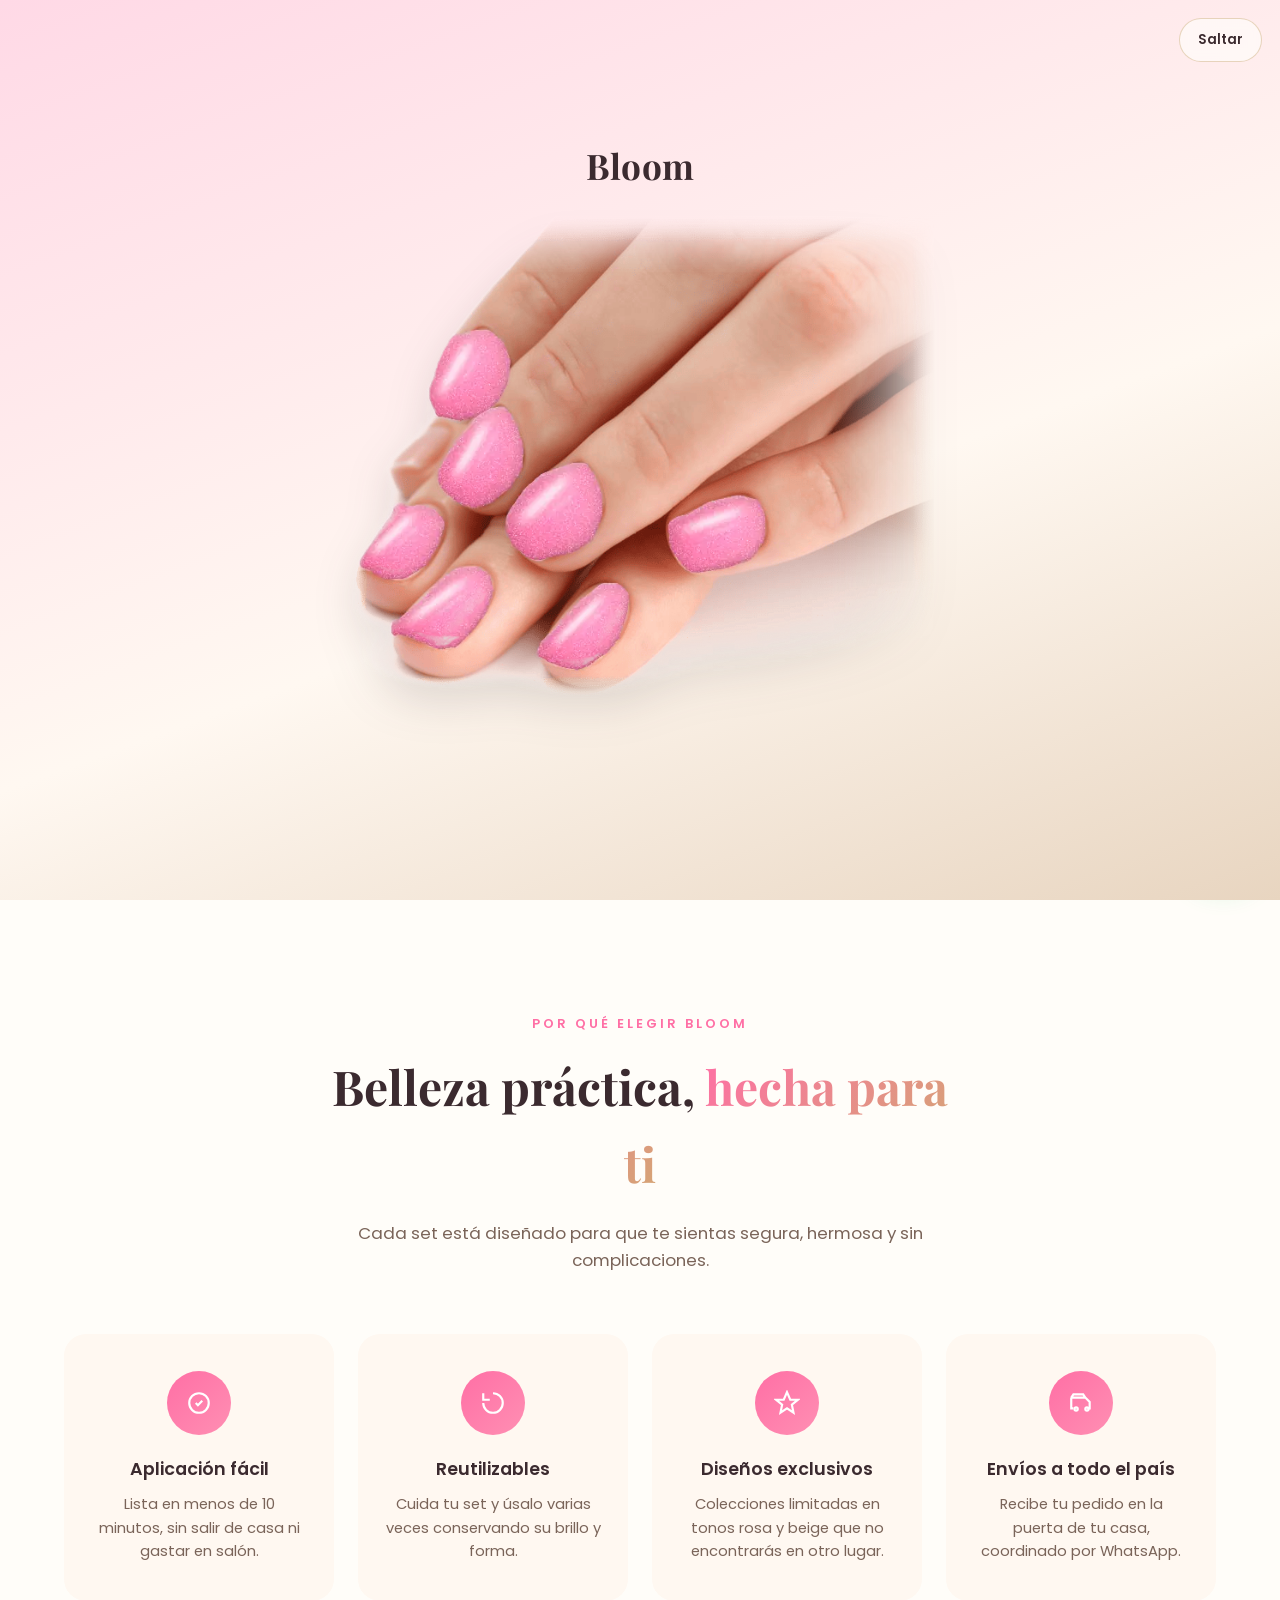
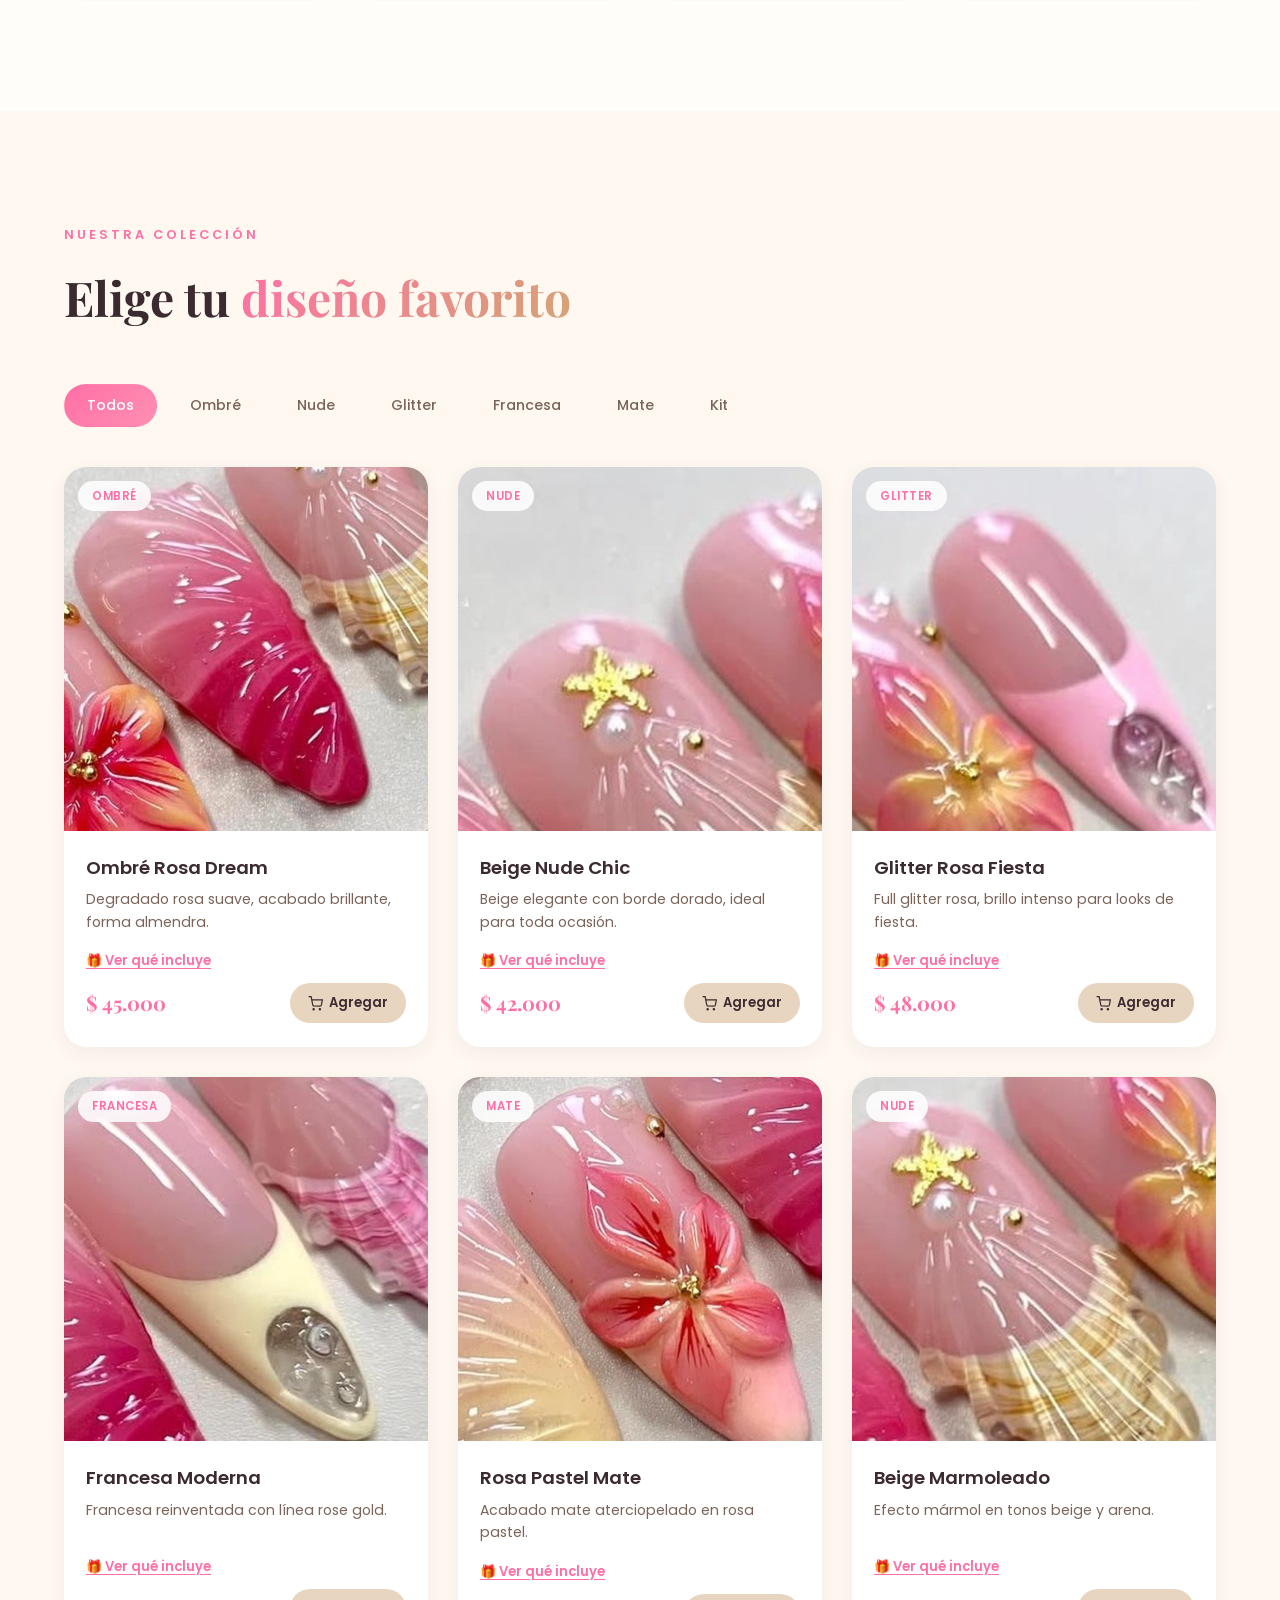
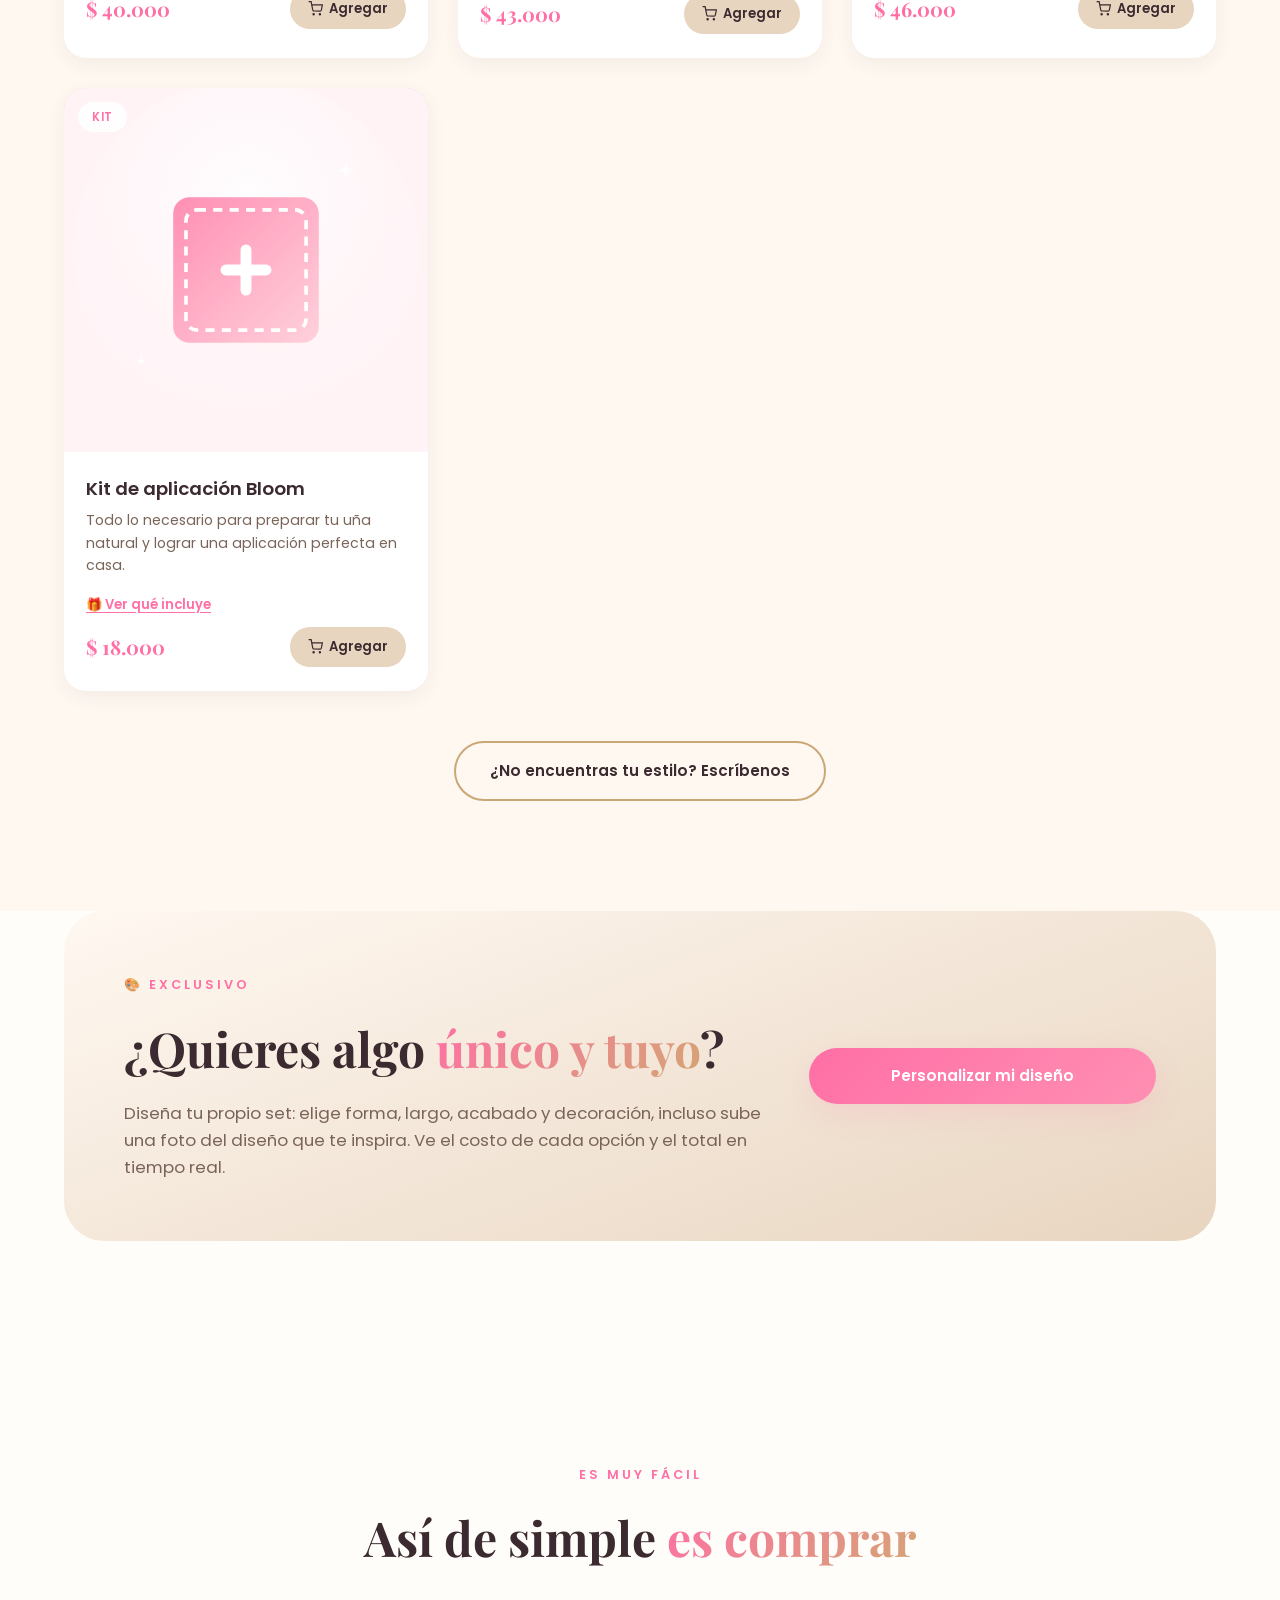
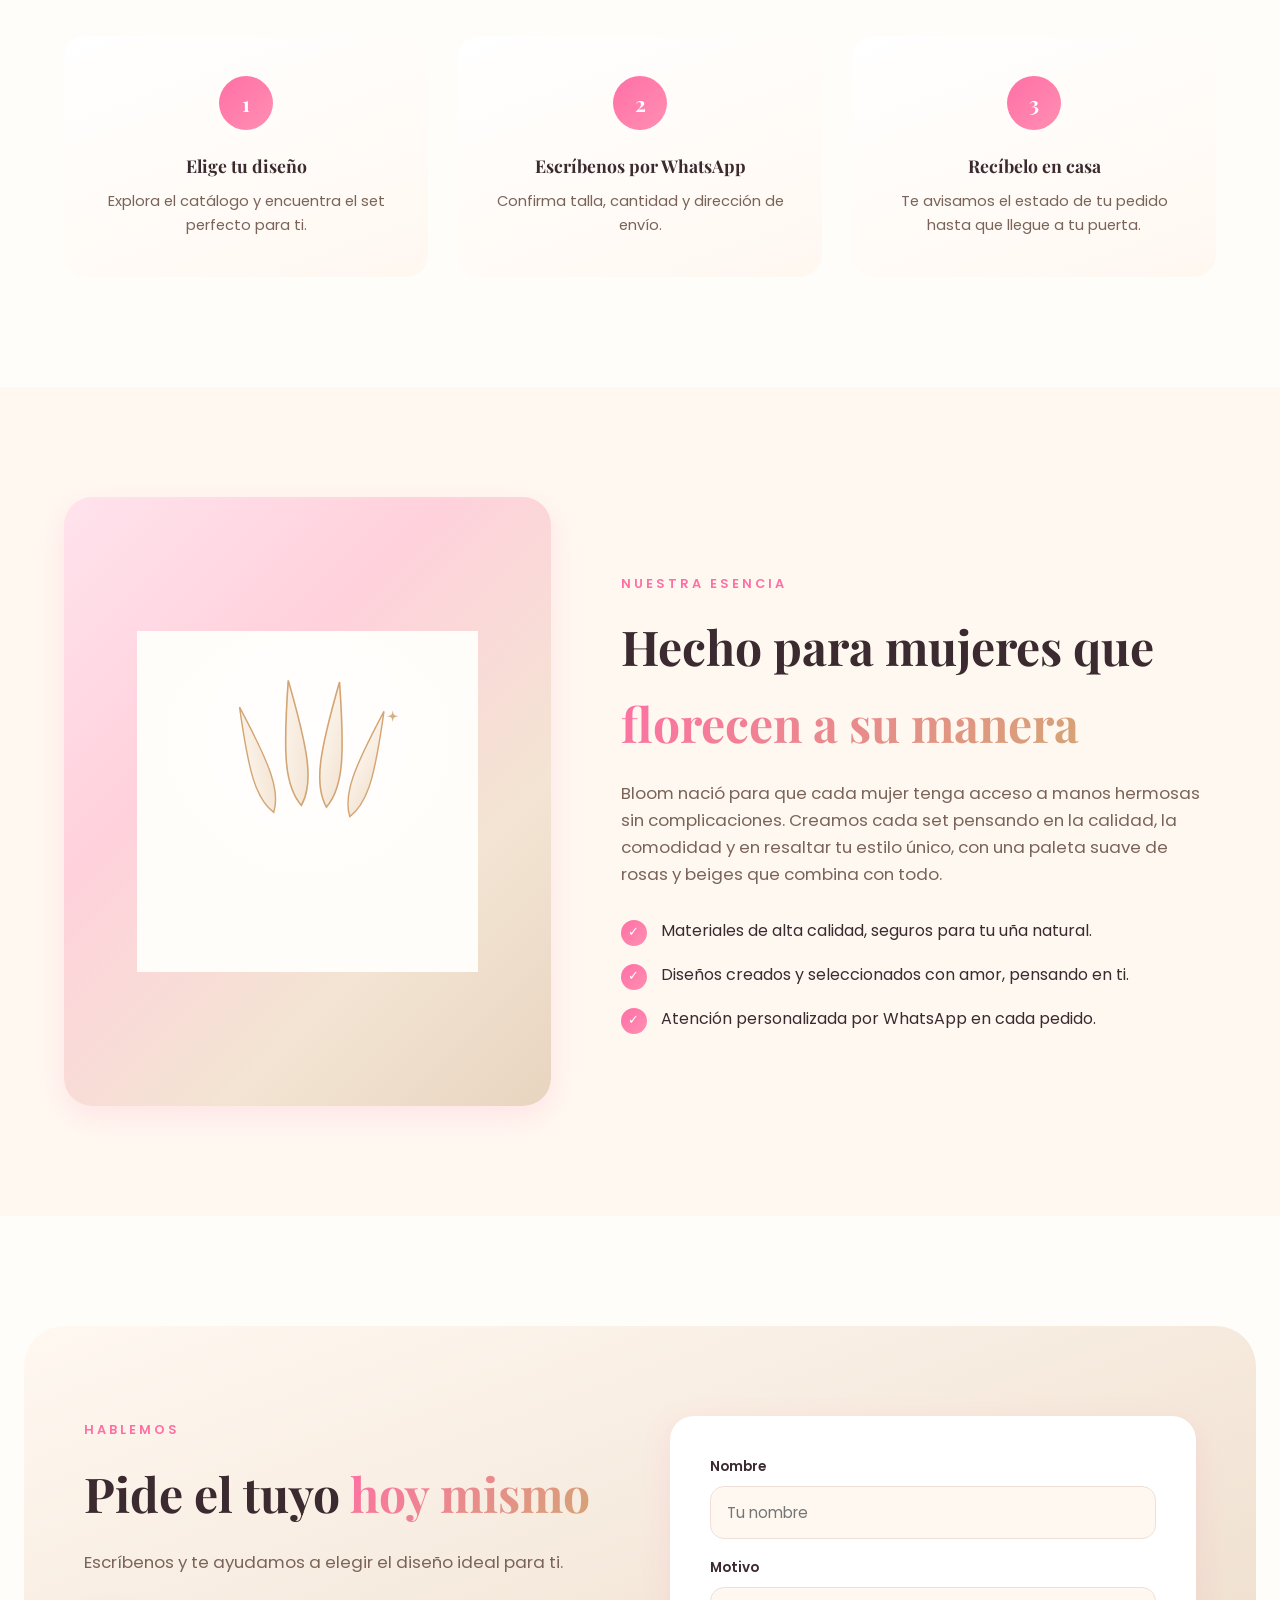
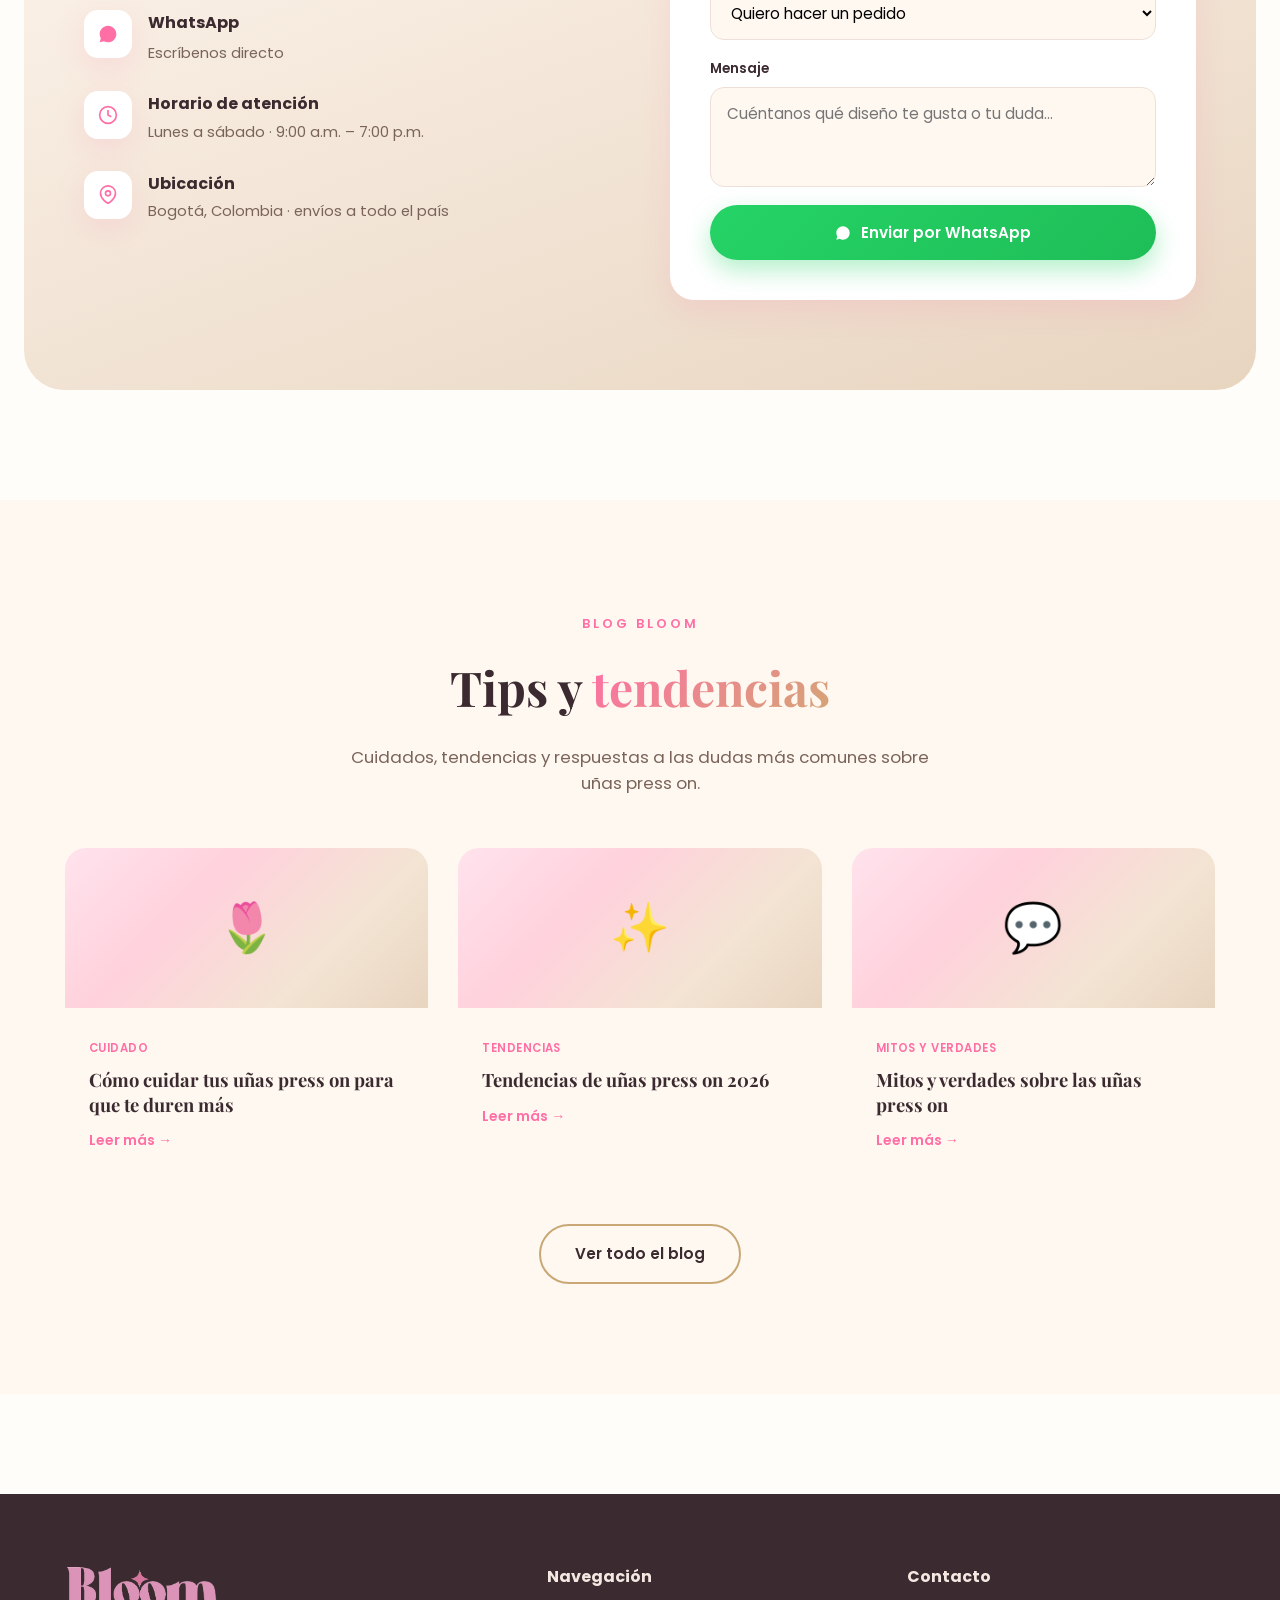
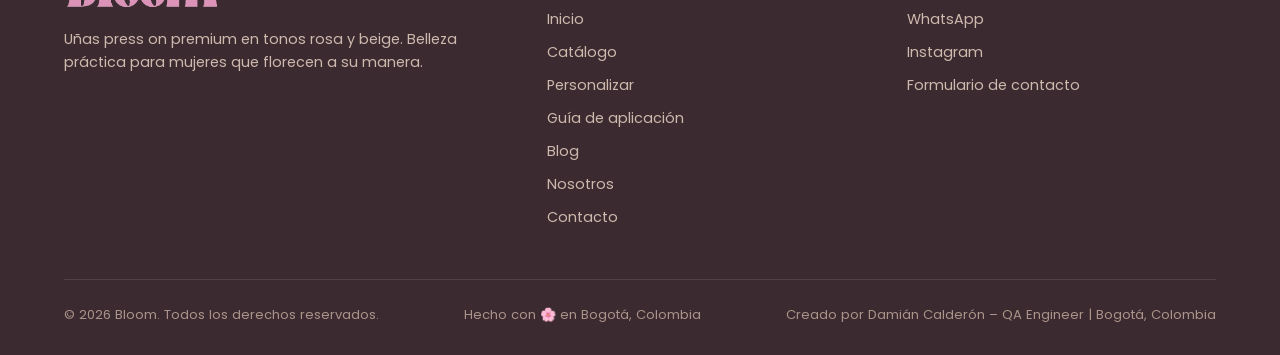
<file: index.html>
<!DOCTYPE html>
<html lang="es">
<head>
<meta charset="UTF-8">
<meta name="viewport" content="width=device-width, initial-scale=1.0">
<title>Bloom | Uñas Press On en Bogotá y toda Colombia</title>
<meta name="description" content="Uñas press on premium en Bogotá: diseños únicos, reutilizables y fáciles de aplicar en casa. Envíos a toda Colombia. Pide el tuyo por WhatsApp.">
<link rel="canonical" href="https://bloom-press-on-nails.netlify.app/">
<meta name="robots" content="index, follow">
<meta name="google-site-verification" content="zqT-qWOWzcqqX394jaq63sA1-sayMNUQJCxsEA8H550" />

<!-- Open Graph / WhatsApp / Facebook -->
<meta property="og:type" content="website">
<meta property="og:site_name" content="Bloom · Uñas Press On">
<meta property="og:locale" content="es_CO">
<meta property="og:url" content="https://bloom-press-on-nails.netlify.app/">
<meta property="og:title" content="Bloom | Uñas Press On en Bogotá y toda Colombia">
<meta property="og:description" content="Uñas press on premium en Bogotá: diseños únicos, reutilizables y fáciles de aplicar en casa. Envíos a toda Colombia. Pide el tuyo por WhatsApp.">
<meta property="og:image" content="https://bloom-press-on-nails.netlify.app/assets/img/logo-bloom.png">
<meta property="og:image:alt" content="Bloom · Uñas Press On">

<!-- Twitter Card -->
<meta name="twitter:card" content="summary_large_image">
<meta name="twitter:title" content="Bloom | Uñas Press On en Bogotá y toda Colombia">
<meta name="twitter:description" content="Uñas press on premium en Bogotá: diseños únicos, reutilizables y fáciles de aplicar en casa. Envíos a toda Colombia.">
<meta name="twitter:image" content="https://bloom-press-on-nails.netlify.app/assets/img/logo-bloom.png">

<link rel="icon" type="image/png" href="assets/img/favicon.png?v=2">
<link rel="shortcut icon" type="image/png" href="assets/img/favicon.png?v=2">
<link rel="apple-touch-icon" href="assets/img/favicon.png?v=2">
<link rel="stylesheet" href="css/style.css">

<!-- Datos estructurados: negocio local -->
<script type="application/ld+json">
{
  "@context": "https://schema.org",
  "@type": "Store",
  "@id": "https://bloom-press-on-nails.netlify.app/#negocio",
  "name": "Bloom · Uñas Press On",
  "url": "https://bloom-press-on-nails.netlify.app/",
  "image": "https://bloom-press-on-nails.netlify.app/assets/img/logo-bloom.png",
  "logo": "https://bloom-press-on-nails.netlify.app/assets/img/logo-bloom.png",
  "telephone": "+57-322-329-1635",
  "priceRange": "$$",
  "address": {
    "@type": "PostalAddress",
    "addressLocality": "Bogotá",
    "addressCountry": "CO"
  },
  "areaServed": "CO",
  "description": "Uñas press on premium hechas en Bogotá, con diseños personalizados y envíos a toda Colombia."
}
</script>
</head>
<body>

  <!-- ================= INTRO ANIMADA ================= -->
  <div class="intro-bloom" id="intro-bloom" role="presentation">
    <button type="button" class="intro-saltar" id="intro-saltar">Saltar</button>

    <p class="intro-logo-texto">Bloom</p>

    <div class="intro-mano-caja" id="intro-mano-caja">
      <div class="intro-mano-interior">
        <img src="assets/img/intro-mano.png" alt="" class="intro-capa intro-capa-0" width="700" height="571">
        <img src="assets/img/intro-capa-1.webp" alt="" class="intro-capa intro-capa-1" id="intro-capa-1" width="700" height="571">
        <img src="assets/img/intro-capa-2.webp" alt="" class="intro-capa intro-capa-2" id="intro-capa-2" width="700" height="571">
        <img src="assets/img/intro-capa-3.webp" alt="" class="intro-capa intro-capa-3" id="intro-capa-3" width="700" height="571">
        <span class="intro-brillo" id="intro-brillo" aria-hidden="true"></span>
      </div>
    </div>

    <div class="intro-leyenda" id="intro-leyenda" aria-live="polite">
      <span class="intro-diseno" data-diseno="1">Ombré Rosa Dream</span>
      <span class="intro-diseno" data-diseno="2">Glitter Rosa Fiesta</span>
      <span class="intro-diseno" data-diseno="3">Beige Marmoleado</span>
      <span class="intro-diseno intro-final" data-diseno="final">Uñas press on que florecen contigo</span>
    </div>
  </div>

  <!-- ================= HEADER ================= -->
  <header class="encabezado" id="encabezado">
    <div class="contenedor nav-barra">
      <a href="#inicio" class="logo">
        <img src="assets/img/logo-bloom-header.png" alt="Bloom · Press On Nails" class="logo-img">
      </a>

      <nav class="nav-menu" id="nav-menu">
        <a href="#inicio">Inicio</a>
        <a href="#catalogo">Catálogo</a>
        <a href="personalizar.html">Personalizar</a>
        <a href="guia.html">Guía de aplicación</a>
        <a href="blog.html">Blog</a>
        <a href="#nosotros">Nosotros</a>
        <a href="#contacto">Contacto</a>
      </nav>

      <div class="nav-acciones">
        <a href="carrito.html" class="carrito-icono-link" aria-label="Ver carrito">
          <svg width="20" height="20" viewBox="0 0 24 24" fill="none" stroke="currentColor" stroke-width="2"><circle cx="9" cy="21" r="1"/><circle cx="19" cy="21" r="1"/><path d="M1 1h4l2.6 13.4a2 2 0 0 0 2 1.6h9.8a2 2 0 0 0 2-1.6L23 6H6"/></svg>
          <span class="carrito-badge">0</span>
        </a>
        <a href="#contacto" class="btn btn-secundario btn-pequeno">Contáctanos</a>
        <button class="menu-hamburguesa" id="menu-hamburguesa" aria-label="Abrir menú">
          <span></span><span></span><span></span>
        </button>
      </div>
    </div>
  </header>

  <!-- ================= HERO ================= -->
  <section class="hero" id="inicio">
    <div class="contenedor hero-grid">
      <div class="hero-texto">
        <span class="hero-etiqueta">✨ Nueva colección disponible</span>
        <h1 class="hero-titulo">Uñas press on que <span class="resaltado">florecen</span> contigo</h1>
        <div class="promo-banda-envoltorio alineado-izquierda">
          <div class="promo-banda">
            <span class="promo-banda-icono">🎉</span>
            <span class="promo-banda-texto">Compras desde <strong id="promo-monto-minimo">$100.000</strong> tienen <strong id="promo-porcentaje">10%</strong> de descuento automático</span>
          </div>
        </div>
        <div class="hero-acciones">
          <a href="#catalogo" class="btn btn-primario">Ver catálogo</a>
          <a href="#contacto" class="btn btn-secundario">Cómo pedir</a>
        </div>
        <div class="hero-metricas">
          <div class="hero-metrica"><strong>+15</strong><span>Diseños exclusivos</span></div>
          <div class="hero-metrica"><strong>100%</strong><span>Reutilizables</span></div>
          <div class="hero-metrica"><strong>24h</strong><span>Respuesta por WhatsApp</span></div>
        </div>
      </div>

      <div class="hero-visual">
        <div class="hero-tarjeta-flotante">
          <img src="assets/img/hero-foto-real.jpg" alt="Uñas press on Bloom, diseño floral rosa y dorado" style="width:90%; aspect-ratio:1/1; object-fit:cover;">
        </div>
        <div class="chip-flotante chip-1">💅 Aplicación en 10 min</div>
        <div class="chip-flotante chip-2">🚚 Envíos a todo Colombia</div>
      </div>
    </div>

    <div class="scroll-indicador">
      <span>Descubre más</span>
      <div class="linea"></div>
    </div>
  </section>

  <!-- ================= BENEFICIOS ================= -->
  <section class="seccion" id="beneficios">
    <div class="contenedor">
      <div class="centrado reveal" style="max-width:640px;">
        <span class="seccion-etiqueta">Por qué elegir Bloom</span>
        <h2 class="seccion-titulo">Belleza práctica, <span>hecha para ti</span></h2>
        <p class="seccion-descripcion centrado">Cada set está diseñado para que te sientas segura, hermosa y sin complicaciones.</p>
      </div>

      <div class="beneficios-grid">
        <div class="beneficio-card reveal">
          <div class="beneficio-icono">
            <svg width="26" height="26" viewBox="0 0 24 24" fill="none" stroke="currentColor" stroke-width="2"><path d="M9 12l2 2 4-4"/><circle cx="12" cy="12" r="9"/></svg>
          </div>
          <h3>Aplicación fácil</h3>
          <p>Lista en menos de 10 minutos, sin salir de casa ni gastar en salón.</p>
        </div>
        <div class="beneficio-card reveal reveal-delay-1">
          <div class="beneficio-icono">
            <svg width="26" height="26" viewBox="0 0 24 24" fill="none" stroke="currentColor" stroke-width="2"><path d="M3 12a9 9 0 1 0 9-9"/><path d="M3 3v6h6"/></svg>
          </div>
          <h3>Reutilizables</h3>
          <p>Cuida tu set y úsalo varias veces conservando su brillo y forma.</p>
        </div>
        <div class="beneficio-card reveal reveal-delay-2">
          <div class="beneficio-icono">
            <svg width="26" height="26" viewBox="0 0 24 24" fill="none" stroke="currentColor" stroke-width="2"><path d="M12 2l3 7h7l-5.5 4.5L18 21l-6-4-6 4 1.5-7.5L2 9h7z"/></svg>
          </div>
          <h3>Diseños exclusivos</h3>
          <p>Colecciones limitadas en tonos rosa y beige que no encontrarás en otro lugar.</p>
        </div>
        <div class="beneficio-card reveal reveal-delay-3">
          <div class="beneficio-icono">
            <svg width="26" height="26" viewBox="0 0 24 24" fill="none" stroke="currentColor" stroke-width="2"><path d="M3 7h13l4 4v6h-2M3 7v10h2M3 7l2-3h9l2 3"/><circle cx="7.5" cy="17.5" r="1.5"/><circle cx="17.5" cy="17.5" r="1.5"/></svg>
          </div>
          <h3>Envíos a todo el país</h3>
          <p>Recibe tu pedido en la puerta de tu casa, coordinado por WhatsApp.</p>
        </div>
      </div>
    </div>
  </section>

  <!-- ================= CATÁLOGO ================= -->
  <section class="seccion" id="catalogo" style="background:var(--crema);">
    <div class="contenedor">
      <div class="catalogo-encabezado">
        <div class="reveal">
          <span class="seccion-etiqueta">Nuestra colección</span>
          <h2 class="seccion-titulo">Elige tu <span>diseño favorito</span></h2>
        </div>
      </div>

      <div class="filtros-catalogo reveal" id="filtros-catalogo"></div>

      <div class="catalogo-grid" id="catalogo-grid">
        <p class="catalogo-vacio">Cargando catálogo…</p>
      </div>

      <div class="catalogo-cta reveal">
        <a href="#contacto" class="btn btn-secundario">¿No encuentras tu estilo? Escríbenos</a>
      </div>
    </div>
  </section>

  <!-- ================= BANNER PERSONALIZADOR ================= -->
  <section class="seccion" style="padding-top:0;">
    <div class="contenedor">
      <div class="contacto-seccion reveal" style="padding:60px; margin:0;">
        <div class="banner-personalizar-grid">
          <div>
            <span class="seccion-etiqueta">🎨 Exclusivo</span>
            <h2 class="seccion-titulo" style="margin-bottom:14px;">¿Quieres algo <span>único y tuyo</span>?</h2>
            <p class="seccion-descripcion" style="max-width:100%;">
              Diseña tu propio set: elige forma, largo, acabado y decoración,
              incluso sube una foto del diseño que te inspira. Ve el costo de
              cada opción y el total en tiempo real.
            </p>
          </div>
          <div style="text-align:center;">
            <a href="personalizar.html" class="btn btn-primario" style="width:100%; justify-content:center;">Personalizar mi diseño</a>
          </div>
        </div>
      </div>
    </div>
  </section>

  <!-- ================= CÓMO COMPRAR ================= -->
  <section class="seccion" id="como-comprar">
    <div class="contenedor">
      <div class="centrado reveal" style="max-width:640px;">
        <span class="seccion-etiqueta">Es muy fácil</span>
        <h2 class="seccion-titulo">Así de simple <span>es comprar</span></h2>
      </div>

      <div class="pasos-grid">
        <div class="paso-card reveal">
          <div class="paso-numero">1</div>
          <h3>Elige tu diseño</h3>
          <p>Explora el catálogo y encuentra el set perfecto para ti.</p>
        </div>
        <div class="paso-card reveal reveal-delay-1">
          <div class="paso-numero">2</div>
          <h3>Escríbenos por WhatsApp</h3>
          <p>Confirma talla, cantidad y dirección de envío.</p>
        </div>
        <div class="paso-card reveal reveal-delay-2">
          <div class="paso-numero">3</div>
          <h3>Recíbelo en casa</h3>
          <p>Te avisamos el estado de tu pedido hasta que llegue a tu puerta.</p>
        </div>
      </div>
    </div>
  </section>

  <!-- ================= NOSOTROS ================= -->
  <section class="seccion" id="nosotros" style="background:var(--crema);">
    <div class="contenedor nosotros-grid">
      <div class="nosotros-visual reveal">
        <img src="assets/img/producto-4.svg" alt="Sobre Bloom">
      </div>
      <div class="reveal reveal-delay-1">
        <span class="seccion-etiqueta">Nuestra esencia</span>
        <h2 class="seccion-titulo">Hecho para mujeres que <span>florecen a su manera</span></h2>
        <p class="seccion-descripcion" style="max-width:100%;">
          Bloom nació para que cada mujer tenga acceso a manos hermosas sin complicaciones.
          Creamos cada set pensando en la calidad, la comodidad y en resaltar tu estilo único,
          con una paleta suave de rosas y beiges que combina con todo.
        </p>
        <div class="nosotros-lista">
          <div class="nosotros-item">
            <span class="nosotros-check">✓</span>
            <p>Materiales de alta calidad, seguros para tu uña natural.</p>
          </div>
          <div class="nosotros-item">
            <span class="nosotros-check">✓</span>
            <p>Diseños creados y seleccionados con amor, pensando en ti.</p>
          </div>
          <div class="nosotros-item">
            <span class="nosotros-check">✓</span>
            <p>Atención personalizada por WhatsApp en cada pedido.</p>
          </div>
        </div>
      </div>
    </div>
  </section>

  <!-- ================= CONTACTO ================= -->
  <section class="seccion" id="contacto">
    <div class="contacto-seccion reveal">
      <div class="contacto-grid">
        <div>
          <span class="seccion-etiqueta">Hablemos</span>
          <h2 class="seccion-titulo">Pide el tuyo <span>hoy mismo</span></h2>
          <p class="seccion-descripcion" style="margin-bottom:34px;">Escríbenos y te ayudamos a elegir el diseño ideal para ti.</p>

          <div class="contacto-info-item">
            <div class="contacto-icono">
              <svg width="20" height="20" viewBox="0 0 24 24" fill="currentColor"><path d="M12 2C6.48 2 2 6.48 2 12c0 1.85.5 3.58 1.36 5.07L2 22l5.06-1.33A9.94 9.94 0 0 0 12 22c5.52 0 10-4.48 10-10S17.52 2 12 2z"/></svg>
            </div>
            <div>
              <h4>WhatsApp</h4>
              <a href="#" id="enlace-whatsapp-contacto" target="_blank" rel="noopener">Escríbenos directo</a>
            </div>
          </div>

          <div class="contacto-info-item">
            <div class="contacto-icono">
              <svg width="20" height="20" viewBox="0 0 24 24" fill="none" stroke="currentColor" stroke-width="2"><circle cx="12" cy="12" r="10"/><path d="M12 6v6l4 2"/></svg>
            </div>
            <div>
              <h4>Horario de atención</h4>
              <p>Lunes a sábado · 9:00 a.m. – 7:00 p.m.</p>
            </div>
          </div>

          <div class="contacto-info-item">
            <div class="contacto-icono">
              <svg width="20" height="20" viewBox="0 0 24 24" fill="none" stroke="currentColor" stroke-width="2"><path d="M21 10c0 7-9 12-9 12s-9-5-9-12a9 9 0 1 1 18 0z"/><circle cx="12" cy="10" r="3"/></svg>
            </div>
            <div>
              <h4>Ubicación</h4>
              <p>Bogotá, Colombia · envíos a todo el país</p>
            </div>
          </div>
        </div>

        <form class="form-contacto" id="form-contacto">
          <div class="campo">
            <label for="campo-nombre">Nombre</label>
            <input type="text" id="campo-nombre" placeholder="Tu nombre" required>
          </div>
          <div class="campo">
            <label for="campo-asunto">Motivo</label>
            <select id="campo-asunto">
              <option>Quiero hacer un pedido</option>
              <option>Tengo una duda sobre un diseño</option>
              <option>Quiero información de envíos</option>
              <option>Otro</option>
            </select>
          </div>
          <div class="campo">
            <label for="campo-mensaje">Mensaje</label>
            <textarea id="campo-mensaje" placeholder="Cuéntanos qué diseño te gusta o tu duda..." required></textarea>
          </div>
          <button type="submit" class="btn btn-whatsapp" style="justify-content:center;">
            <svg width="16" height="16" viewBox="0 0 24 24" fill="currentColor"><path d="M12 2C6.48 2 2 6.48 2 12c0 1.85.5 3.58 1.36 5.07L2 22l5.06-1.33A9.94 9.94 0 0 0 12 22c5.52 0 10-4.48 10-10S17.52 2 12 2z"/></svg>
            Enviar por WhatsApp
          </button>
        </form>
      </div>
    </div>
  </section>

  <!-- ================= BLOG TEASER ================= -->
  <section class="seccion" style="background:var(--crema);">
    <div class="contenedor">
      <div class="centrado reveal" style="max-width:640px;">
        <span class="seccion-etiqueta">Blog Bloom</span>
        <h2 class="seccion-titulo">Tips y <span>tendencias</span></h2>
        <p class="seccion-descripcion centrado">Cuidados, tendencias y respuestas a las dudas más comunes sobre uñas press on.</p>
      </div>

      <div class="blog-grid">
        <a href="blog-cuidado-unas-press-on.html" class="blog-card reveal">
          <div class="blog-card-portada">🌷</div>
          <div class="blog-card-cuerpo">
            <span class="blog-card-etiqueta">Cuidado</span>
            <h3>Cómo cuidar tus uñas press on para que te duren más</h3>
            <span class="blog-card-link">Leer más →</span>
          </div>
        </a>
        <a href="blog-tendencias-unas-2026.html" class="blog-card reveal reveal-delay-1">
          <div class="blog-card-portada">✨</div>
          <div class="blog-card-cuerpo">
            <span class="blog-card-etiqueta">Tendencias</span>
            <h3>Tendencias de uñas press on 2026</h3>
            <span class="blog-card-link">Leer más →</span>
          </div>
        </a>
        <a href="blog-mitos-unas-press-on.html" class="blog-card reveal reveal-delay-2">
          <div class="blog-card-portada">💬</div>
          <div class="blog-card-cuerpo">
            <span class="blog-card-etiqueta">Mitos y verdades</span>
            <h3>Mitos y verdades sobre las uñas press on</h3>
            <span class="blog-card-link">Leer más →</span>
          </div>
        </a>
      </div>

      <div class="centrado" style="margin-top:40px;">
        <a href="blog.html" class="btn btn-secundario">Ver todo el blog</a>
      </div>
    </div>
  </section>

  <!-- ================= FOOTER ================= -->
  <footer class="pie-pagina">
    <div class="contenedor">
      <div class="pie-grid">
        <div>
          <img src="assets/img/logo-bloom-header.png" alt="Bloom · Press On Nails" class="pie-logo-img">
          <p>Uñas press on premium en tonos rosa y beige. Belleza práctica para mujeres que florecen a su manera.</p>
        </div>
        <div>
          <h4>Navegación</h4>
          <div class="pie-enlaces">
            <a href="#inicio">Inicio</a>
            <a href="#catalogo">Catálogo</a>
            <a href="personalizar.html">Personalizar</a>
            <a href="guia.html">Guía de aplicación</a>
            <a href="blog.html">Blog</a>
            <a href="#nosotros">Nosotros</a>
            <a href="#contacto">Contacto</a>
          </div>
        </div>
        <div>
          <h4>Contacto</h4>
          <div class="pie-enlaces">
            <a href="#" id="enlace-whatsapp-pie" target="_blank" rel="noopener">WhatsApp</a>
            <a href="#" id="enlace-instagram-pie" target="_blank" rel="noopener">Instagram</a>
            <a href="#contacto">Formulario de contacto</a>
          </div>
        </div>
      </div>
      <div class="pie-inferior">
        <span>© <span id="anio-actual"></span> Bloom. Todos los derechos reservados.</span>
        <span>Hecho con 🌸 en Bogotá, Colombia</span>
        <span>Creado por <a href="https://damian-calderon-qa.netlify.app/" target="_blank" rel="noopener">Damián Calderón – QA Engineer | Bogotá, Colombia</a></span>
      </div>
    </div>
  </footer>

  <!-- WhatsApp flotante -->
  <a href="#" id="whatsapp-flotante" class="whatsapp-flotante" target="_blank" rel="noopener" aria-label="Escríbenos por WhatsApp">
    <svg width="30" height="30" viewBox="0 0 24 24" fill="currentColor"><path d="M12 2C6.48 2 2 6.48 2 12c0 1.85.5 3.58 1.36 5.07L2 22l5.06-1.33A9.94 9.94 0 0 0 12 22c5.52 0 10-4.48 10-10S17.52 2 12 2zm5.2 14.2c-.22.62-1.28 1.18-1.76 1.24-.45.06-.98.09-1.58-.1-.36-.11-.83-.27-1.42-.53-2.5-1.08-4.13-3.6-4.26-3.77-.12-.17-1.02-1.36-1.02-2.6 0-1.23.65-1.84.88-2.09.22-.25.5-.31.66-.31.17 0 .33 0 .48.01.15.01.36-.06.56.43.22.53.74 1.83.8 1.96.06.13.1.28.02.45-.08.17-.12.28-.24.43-.12.15-.26.33-.37.44-.12.12-.25.25-.11.5.14.25.62 1.03 1.34 1.67.92.82 1.7 1.08 1.95 1.2.25.12.4.1.55-.06.15-.17.63-.73.8-.98.17-.25.34-.2.56-.12.23.08 1.46.69 1.71.81.25.12.42.18.48.29.06.11.06.61-.16 1.23z"/></svg>
  </a>

  <!-- Instagram flotante (chat directo) -->
  <a href="#" id="instagram-flotante" class="instagram-flotante" target="_blank" rel="noopener" aria-label="Escríbenos por Instagram">
    <svg width="26" height="26" viewBox="0 0 24 24" fill="none" stroke="currentColor" stroke-width="2" stroke-linecap="round" stroke-linejoin="round"><rect x="2" y="2" width="20" height="20" rx="5" ry="5"/><path d="M16 11.37A4 4 0 1 1 12.63 8 4 4 0 0 1 16 11.37z"/><line x1="17.5" y1="6.5" x2="17.5" y2="6.5"/></svg>
  </a>

  <!-- ================= MODAL: DETALLE DE PRODUCTO ================= -->
  <div class="modal-overlay" id="modal-producto-overlay" style="display:none;">
    <div class="modal-producto">
      <button type="button" class="modal-cerrar" id="modal-producto-cerrar" aria-label="Cerrar">✕</button>
      <div class="modal-producto-cuerpo" id="modal-producto-cuerpo"><!-- se llena con JS --></div>
    </div>
  </div>

  <script src="js/main.js"></script>
  <script src="js/carrito.js"></script>
  <script src="js/catalogo.js"></script>
  <script src="js/intro-animacion.js"></script>
  <script>
    // Enlaces de WhatsApp de la sección de contacto y pie de página
    document.addEventListener("DOMContentLoaded", () => {
      const texto = encodeURIComponent("¡Hola Bloom! ✨ Quiero conocer más sobre las uñas press on.");
      const url = `https://wa.me/${window.BLOOM_WHATSAPP_NUMERO}?text=${texto}`;
      const a = document.getElementById("enlace-whatsapp-contacto");
      const b = document.getElementById("enlace-whatsapp-pie");
      if (a) a.href = url;
      if (b) b.href = url;
    });
  </script>
</body>
</html>
</file>
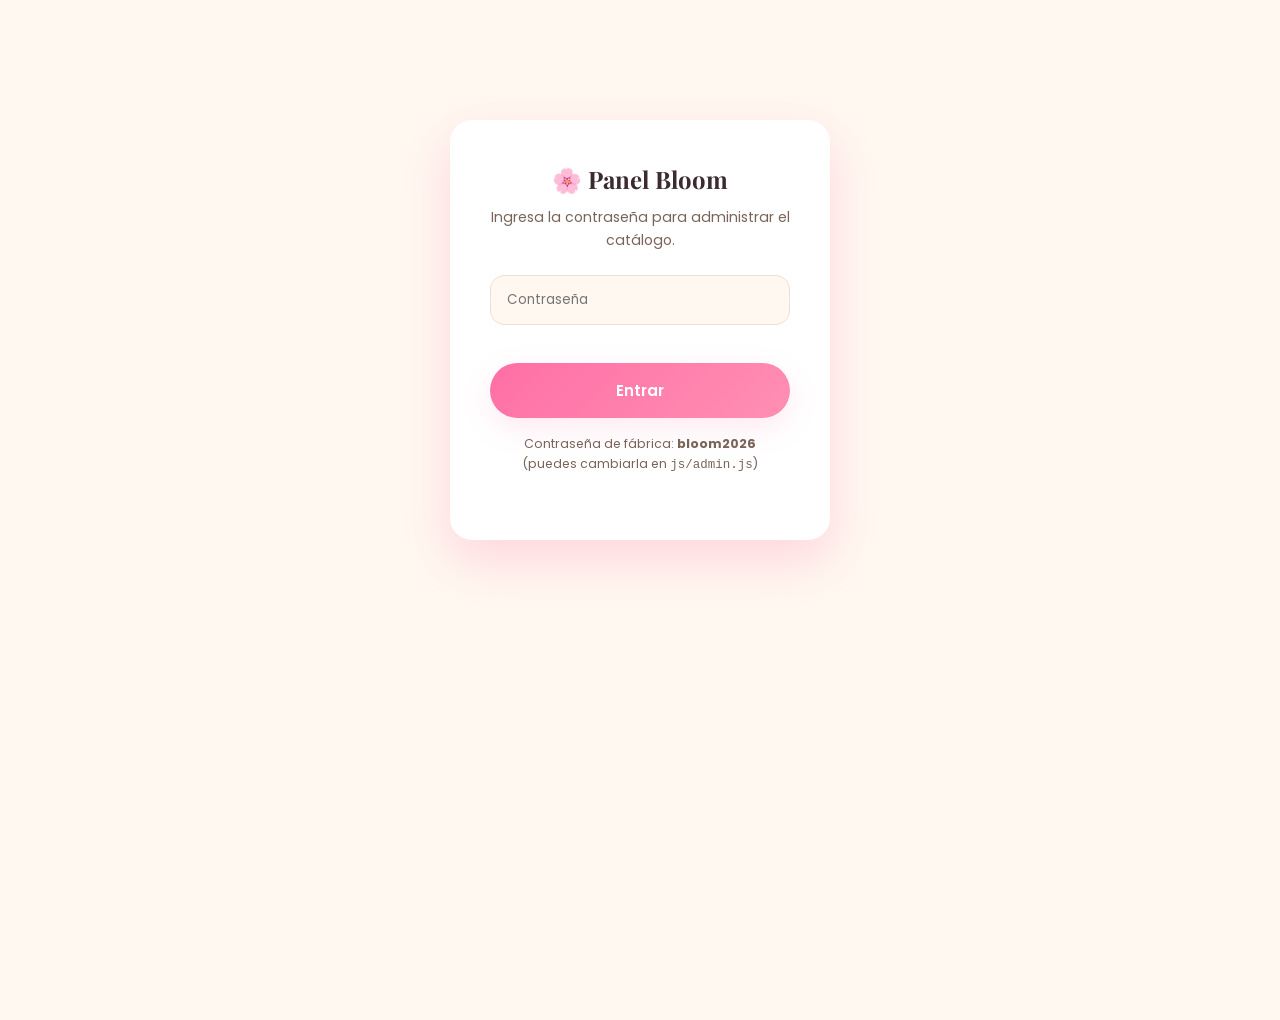
<file: admin.html>
<!DOCTYPE html>
<html lang="es">
<head>
<meta charset="UTF-8">
<meta name="viewport" content="width=device-width, initial-scale=1.0">
<title>Bloom · Panel de administración</title>
<meta name="robots" content="noindex, nofollow">
<link rel="icon" type="image/png" href="assets/img/favicon.png?v=2">
<link rel="shortcut icon" type="image/png" href="assets/img/favicon.png?v=2">
<link rel="apple-touch-icon" href="assets/img/favicon.png?v=2">
<link rel="stylesheet" href="css/style.css">
</head>
<body class="admin-body">

  <!-- ============ PANTALLA DE ACCESO ============ -->
  <div class="login-caja" id="login-caja">
    <h2>🌸 Panel Bloom</h2>
    <p>Ingresa la contraseña para administrar el catálogo.</p>
    <input type="password" id="login-clave" placeholder="Contraseña">
    <div class="login-error" id="login-error"></div>
    <button class="btn btn-primario" style="width:100%; justify-content:center;" id="login-btn">Entrar</button>
    <p style="margin-top:16px; font-size:0.78rem;">
      Contraseña de fábrica: <strong>bloom2026</strong><br>
      (puedes cambiarla en <code>js/admin.js</code>)
    </p>
  </div>

  <!-- ============ PANEL (oculto hasta iniciar sesión) ============ -->
  <div id="panel-admin" style="display:none;">

    <header class="admin-header">
      <div class="contenedor">
        <a href="index.html" class="logo">
          <img src="assets/img/logo-bloom-header.png" alt="Bloom" class="logo-img" style="height:30px;">
          <span style="font-family:'Playfair Display',serif; font-weight:700; color:var(--texto-oscuro);">· Admin</span>
        </a>
        <div style="display:flex; gap:10px;">
          <a href="index.html" class="btn btn-secundario btn-pequeno">Ver sitio</a>
          <button class="btn btn-primario btn-pequeno" id="btn-cerrar-sesion">Cerrar sesión</button>
        </div>
      </div>
    </header>

    <div class="admin-layout">

      <!-- ---------- FORMULARIO ---------- -->
      <div class="panel">
        <h2 id="form-titulo">Agregar producto</h2>
        <p class="ayuda">Sube la foto del diseño, el nombre y el precio. Se guarda automáticamente en este navegador.</p>

        <div class="preview-imagen" id="preview-imagen">
          <span>Aún no has subido una foto<br>(clic abajo para elegir una)</span>
        </div>
        <input type="file" id="campo-imagen" accept="image/*" style="margin-bottom:18px;">

        <div class="campo" style="margin-bottom:14px;">
          <label>Nombre del diseño</label>
          <input type="text" id="campo-nombre" placeholder="Ej: Ombré Rosa Dream">
        </div>
        <div class="campo" style="margin-bottom:14px;">
          <label>Precio (COP)</label>
          <input type="number" id="campo-precio" placeholder="Ej: 45000">
        </div>
        <div class="campo" style="margin-bottom:14px;">
          <label>Categoría</label>
          <select id="campo-categoria">
            <option>Ombré</option>
            <option>Nude</option>
            <option>Glitter</option>
            <option>Francesa</option>
            <option>Mate</option>
            <option>Otro</option>
          </select>
        </div>
        <div class="campo" style="margin-bottom:14px;">
          <label>Descripción corta</label>
          <textarea id="campo-descripcion" placeholder="Ej: Set de 24 uñas, forma almendra, acabado brillante."></textarea>
        </div>

        <div class="campo" style="margin-bottom:8px;">
          <label>¿Qué incluye? (opcional)</label>
          <p class="ayuda" style="margin-bottom:10px;">
            Agrega cada elemento con su nombre y, si quieres, una foto propia
            (ej: "Toallitas de alcohol", "Palito de naranjo"). Se mostrará
            cuando la clienta haga clic en el producto para ver el detalle.
          </p>
          <div class="incluye-lista-admin" id="lista-incluye-admin"></div>
          <div class="incluye-form-fila">
            <label class="incluye-subir-foto-btn" id="incluye-subir-foto-btn" title="Foto de este elemento (opcional)">
              📷
              <input type="file" id="campo-incluye-imagen" accept="image/*" style="display:none;">
            </label>
            <input type="text" id="campo-incluye-nombre" placeholder="Ej: Palito de naranjo">
            <button type="button" class="btn btn-secundario btn-pequeno" id="btn-agregar-incluye">+ Agregar</button>
          </div>
        </div>

        <div class="acciones-panel">
          <button class="btn btn-primario" id="btn-guardar" style="flex:1; justify-content:center;">Agregar producto</button>
          <button class="btn btn-secundario" id="btn-cancelar-edicion" style="display:none;">Cancelar</button>
        </div>
      </div>

      <!-- ---------- LISTA + EXPORTAR ---------- -->
      <div>
        <div class="panel" style="margin-bottom:24px;">
          <h2>Catálogo actual</h2>
          <p class="ayuda">Estos productos son los que ves en el sitio en <strong>este navegador</strong>.</p>

          <div class="aviso-caja">
            🌐 <strong>Importante:</strong> como el sitio no tiene servidor propio, lo que agregas aquí
            se guarda en este navegador. Para que <strong>todas las visitantes</strong> vean los productos nuevos
            cuando publiques el sitio, da clic en <strong>"Descargar productos.json"</strong> y sube ese archivo
            a la carpeta del sitio (reemplazando el anterior) en tu hosting.
          </div>

          <div class="acciones-panel">
            <button class="btn btn-secundario btn-pequeno" id="btn-exportar">⬇️ Descargar productos.json</button>
            <label class="btn btn-secundario btn-pequeno" style="cursor:pointer;">
              ⬆️ Cargar productos.json
              <input type="file" id="campo-importar" accept=".json" style="display:none;">
            </label>
            <button class="btn btn-secundario btn-pequeno" id="btn-restaurar">Restaurar catálogo de ejemplo</button>
          </div>
        </div>

        <div class="lista-productos-admin" id="lista-productos-admin"></div>
      </div>

    </div>

    <!-- ================= CLIENTES Y FIDELIZACIÓN ================= -->
    <div class="admin-layout" style="margin-top:10px;">

      <!-- ---------- FORMULARIO: REGISTRAR COMPRA ---------- -->
      <div class="panel">
        <h2>Registrar compra confirmada</h2>
        <p class="ayuda">
          Úsalo SOLO cuando ya verificaste que el pago por Nequi llegó. Busca a la
          clienta por su número de WhatsApp; si no existe, se crea automáticamente.
        </p>

        <div class="campo" style="margin-bottom:14px;">
          <label>Número de WhatsApp de la clienta</label>
          <input type="text" id="campo-cliente-telefono" placeholder="Ej: 3001234567">
        </div>
        <div class="campo" style="margin-bottom:14px;">
          <label>Nombre (opcional)</label>
          <input type="text" id="campo-cliente-nombre" placeholder="Ej: Valentina">
        </div>
        <div class="campo" style="margin-bottom:14px;">
          <label>Valor de esta compra (COP)</label>
          <input type="number" id="campo-cliente-monto" placeholder="Ej: 45000">
        </div>
        <div class="campo" style="margin-bottom:8px;">
          <label>¿Qué compró? (opcional)</label>
          <input type="text" id="campo-cliente-nota" placeholder="Ej: Set Ombré Rosa Dream + envío">
        </div>

        <div class="acciones-panel">
          <button class="btn btn-primario" id="btn-registrar-compra" style="flex:1; justify-content:center;">+ Registrar compra</button>
        </div>

        <div class="aviso-caja" style="margin-top:20px; margin-bottom:0;">
          🎁 <strong>Regla de fidelidad:</strong> desde la <strong id="texto-umbral">3ª</strong> compra en
          adelante, la clienta queda con <strong id="texto-descuento">10%</strong> de descuento
          permanente. Puedes cambiar estos valores en <code>js/clientes.js</code>
          (<code>FIDELIDAD_UMBRAL</code> y <code>FIDELIDAD_DESCUENTO_PORCENTAJE</code>).
        </div>
      </div>

      <!-- ---------- LISTA DE CLIENTES ---------- -->
      <div>
        <div class="panel" style="margin-bottom:24px;">
          <h2>Clientes registradas</h2>
          <p class="ayuda">Este registro también se guarda en este navegador — es tu control interno, no lo ve el sitio público.</p>
          <div class="campo">
            <input type="text" id="campo-buscar-cliente" placeholder="🔍 Buscar por número o nombre...">
          </div>
        </div>

        <div class="lista-productos-admin" id="lista-clientes-admin"></div>
      </div>

    </div>
  </div>

  <script src="js/catalogo.js"></script>
  <script src="js/admin.js"></script>
  <script src="js/clientes.js"></script>
</body>
</html>
</file>
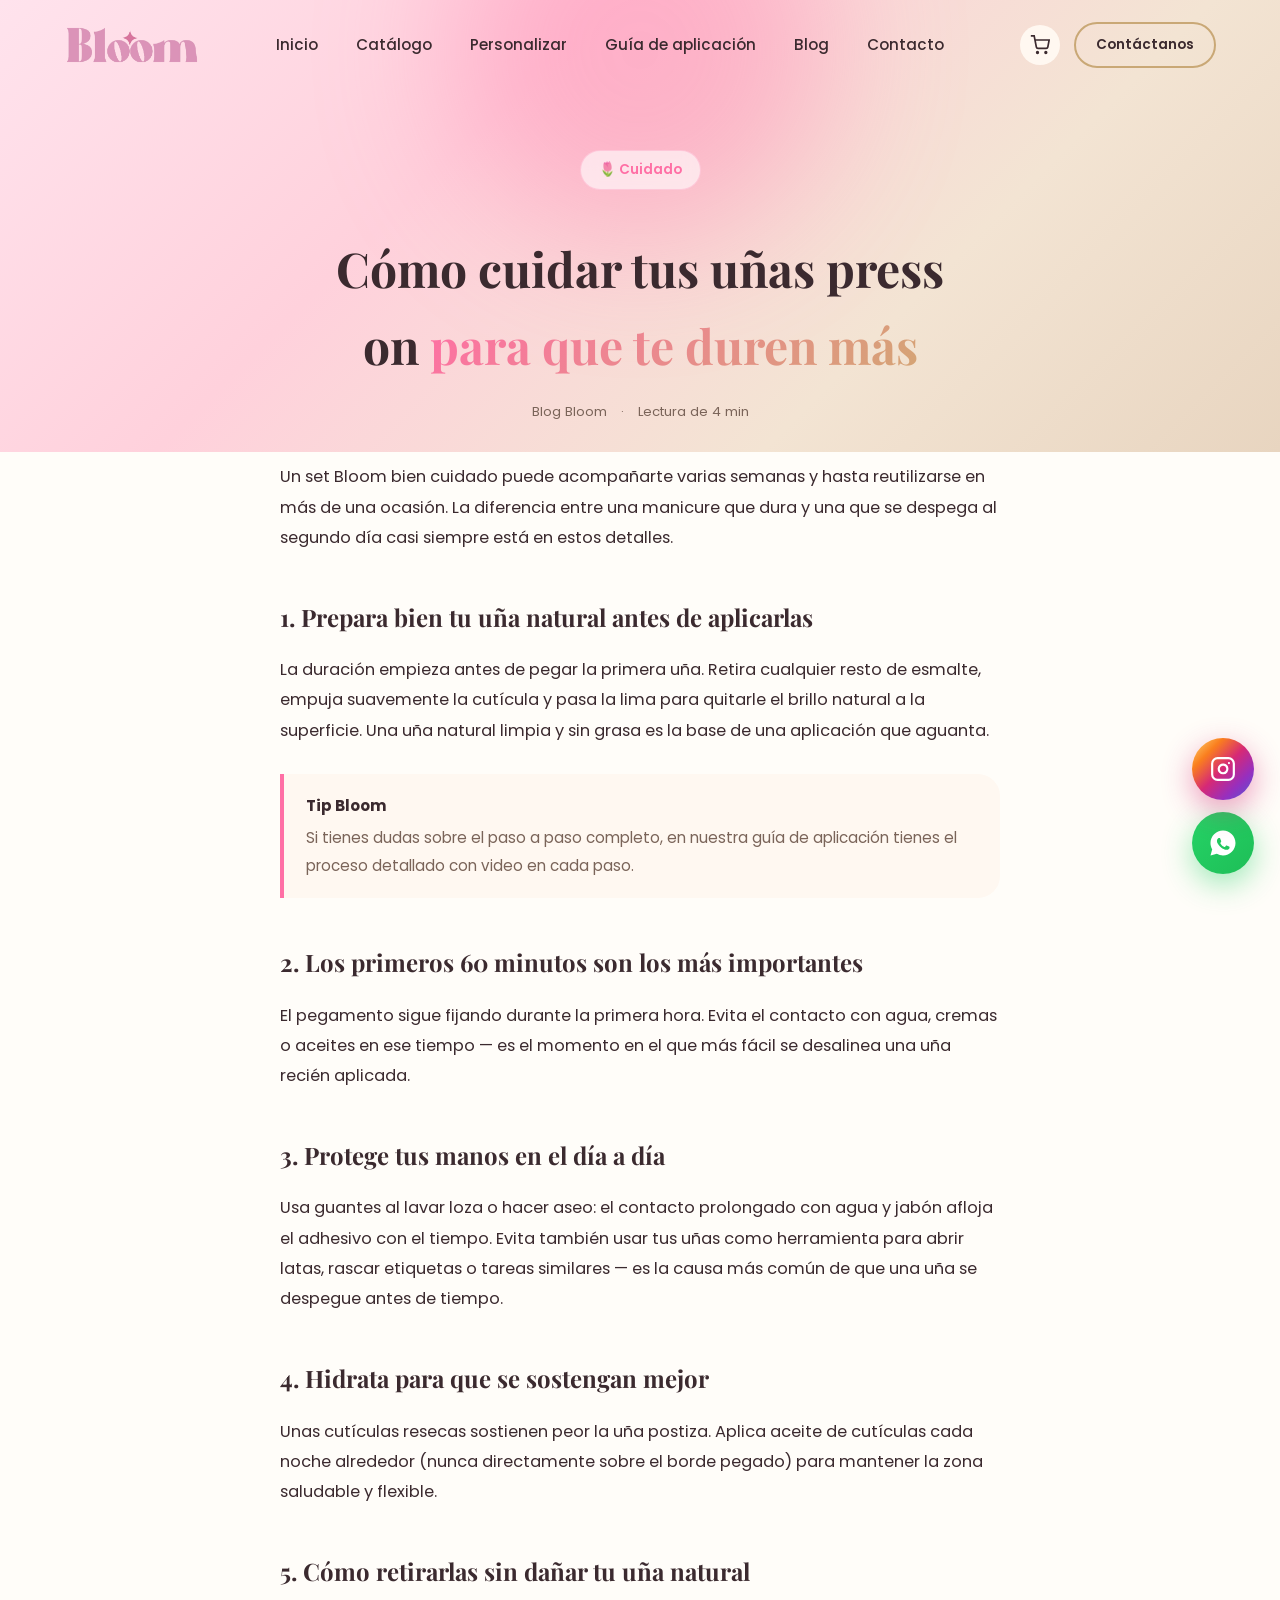
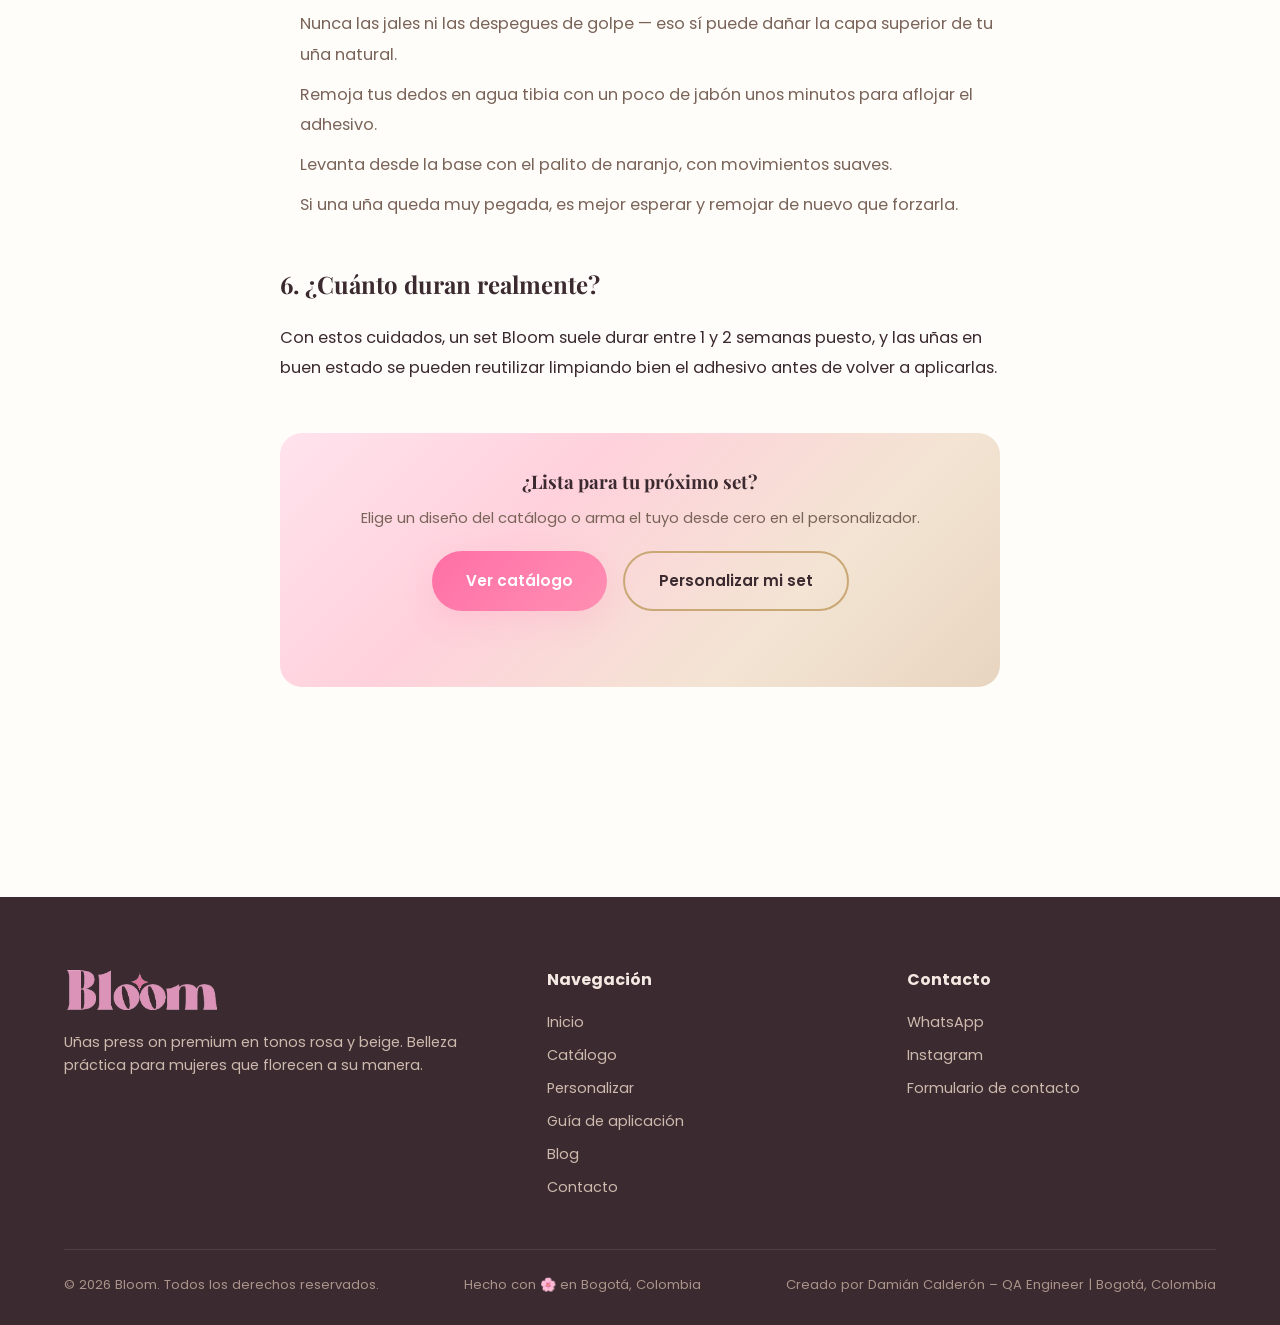
<file: blog-cuidado-unas-press-on.html>
<!DOCTYPE html>
<html lang="es">
<head>
<meta charset="UTF-8">
<meta name="viewport" content="width=device-width, initial-scale=1.0">
<title>Cómo cuidar tus uñas press on para que te duren más | Blog Bloom</title>
<meta name="description" content="5 cuidados clave para que tus uñas press on Bloom duren más: qué evitar, cómo hidratar y cuándo retirarlas sin dañar tu uña natural.">
<link rel="canonical" href="https://bloom-press-on-nails.netlify.app/blog-cuidado-unas-press-on.html">
<meta name="robots" content="index, follow">

<meta property="og:type" content="article">
<meta property="og:site_name" content="Bloom · Uñas Press On">
<meta property="og:locale" content="es_CO">
<meta property="og:url" content="https://bloom-press-on-nails.netlify.app/blog-cuidado-unas-press-on.html">
<meta property="og:title" content="Cómo cuidar tus uñas press on para que te duren más">
<meta property="og:description" content="5 cuidados clave para que tus uñas press on Bloom duren más: qué evitar, cómo hidratar y cuándo retirarlas sin dañar tu uña natural.">
<meta property="og:image" content="https://bloom-press-on-nails.netlify.app/assets/img/logo-bloom.png">

<meta name="twitter:card" content="summary_large_image">
<meta name="twitter:title" content="Cómo cuidar tus uñas press on para que te duren más">
<meta name="twitter:description" content="5 cuidados clave para que tus uñas press on Bloom duren más.">
<meta name="twitter:image" content="https://bloom-press-on-nails.netlify.app/assets/img/logo-bloom.png">

<link rel="icon" type="image/png" href="assets/img/favicon.png?v=2">
<link rel="shortcut icon" type="image/png" href="assets/img/favicon.png?v=2">
<link rel="apple-touch-icon" href="assets/img/favicon.png?v=2">
<link rel="stylesheet" href="css/style.css">

<script type="application/ld+json">
{
  "@context": "https://schema.org",
  "@type": "Article",
  "headline": "Cómo cuidar tus uñas press on para que te duren más",
  "description": "5 cuidados clave para que tus uñas press on Bloom duren más: qué evitar, cómo hidratar y cuándo retirarlas sin dañar tu uña natural.",
  "image": "https://bloom-press-on-nails.netlify.app/assets/img/logo-bloom.png",
  "author": { "@type": "Organization", "name": "Bloom" },
  "publisher": { "@type": "Organization", "name": "Bloom", "logo": { "@type": "ImageObject", "url": "https://bloom-press-on-nails.netlify.app/assets/img/logo-bloom.png" } },
  "mainEntityOfPage": "https://bloom-press-on-nails.netlify.app/blog-cuidado-unas-press-on.html",
  "datePublished": "2026-09-07"
}
</script>
</head>
<body>

  <!-- ================= HEADER ================= -->
  <header class="encabezado fijo" id="encabezado">
    <div class="contenedor nav-barra">
      <a href="index.html" class="logo">
        <img src="assets/img/logo-bloom-header.png" alt="Bloom · Press On Nails" class="logo-img">
      </a>

      <nav class="nav-menu" id="nav-menu">
        <a href="index.html#inicio">Inicio</a>
        <a href="index.html#catalogo">Catálogo</a>
        <a href="personalizar.html">Personalizar</a>
        <a href="guia.html">Guía de aplicación</a>
        <a href="blog.html">Blog</a>
        <a href="index.html#contacto">Contacto</a>
      </nav>

      <div class="nav-acciones">
        <a href="carrito.html" class="carrito-icono-link" aria-label="Ver carrito">
          <svg width="20" height="20" viewBox="0 0 24 24" fill="none" stroke="currentColor" stroke-width="2"><circle cx="9" cy="21" r="1"/><circle cx="19" cy="21" r="1"/><path d="M1 1h4l2.6 13.4a2 2 0 0 0 2 1.6h9.8a2 2 0 0 0 2-1.6L23 6H6"/></svg>
          <span class="carrito-badge">0</span>
        </a>
        <a href="index.html#contacto" class="btn btn-secundario btn-pequeno">Contáctanos</a>
        <button class="menu-hamburguesa" id="menu-hamburguesa" aria-label="Abrir menú">
          <span></span><span></span><span></span>
        </button>
      </div>
    </div>
  </header>

  <!-- ================= HERO ARTÍCULO ================= -->
  <section class="personalizar-hero articulo-hero">
    <div class="contenedor centrado" style="max-width:720px;">
      <span class="hero-etiqueta">🌷 Cuidado</span>
      <h1 class="seccion-titulo" style="margin-top:16px;">Cómo cuidar tus uñas press on <span>para que te duren más</span></h1>
      <div class="articulo-meta">
        <span>Blog Bloom</span>
        <span>·</span>
        <span>Lectura de 4 min</span>
      </div>
    </div>
  </section>

  <!-- ================= CUERPO DEL ARTÍCULO ================= -->
  <section class="seccion" style="padding-top:10px;">
    <div class="contenedor">
      <div class="articulo-cuerpo">

        <p>Un set Bloom bien cuidado puede acompañarte varias semanas y hasta reutilizarse en más de una ocasión. La diferencia entre una manicure que dura y una que se despega al segundo día casi siempre está en estos detalles.</p>

        <h2>1. Prepara bien tu uña natural antes de aplicarlas</h2>
        <p>La duración empieza antes de pegar la primera uña. Retira cualquier resto de esmalte, empuja suavemente la cutícula y pasa la lima para quitarle el brillo natural a la superficie. Una uña natural limpia y sin grasa es la base de una aplicación que aguanta.</p>

        <div class="articulo-tip">
          <strong>Tip Bloom</strong>
          Si tienes dudas sobre el paso a paso completo, en nuestra <a href="guia.html">guía de aplicación</a> tienes el proceso detallado con video en cada paso.
        </div>

        <h2>2. Los primeros 60 minutos son los más importantes</h2>
        <p>El pegamento sigue fijando durante la primera hora. Evita el contacto con agua, cremas o aceites en ese tiempo — es el momento en el que más fácil se desalinea una uña recién aplicada.</p>

        <h2>3. Protege tus manos en el día a día</h2>
        <p>Usa guantes al lavar loza o hacer aseo: el contacto prolongado con agua y jabón afloja el adhesivo con el tiempo. Evita también usar tus uñas como herramienta para abrir latas, rascar etiquetas o tareas similares — es la causa más común de que una uña se despegue antes de tiempo.</p>

        <h2>4. Hidrata para que se sostengan mejor</h2>
        <p>Unas cutículas resecas sostienen peor la uña postiza. Aplica aceite de cutículas cada noche alrededor (nunca directamente sobre el borde pegado) para mantener la zona saludable y flexible.</p>

        <h2>5. Cómo retirarlas sin dañar tu uña natural</h2>
        <ul>
          <li>Nunca las jales ni las despegues de golpe — eso sí puede dañar la capa superior de tu uña natural.</li>
          <li>Remoja tus dedos en agua tibia con un poco de jabón unos minutos para aflojar el adhesivo.</li>
          <li>Levanta desde la base con el palito de naranjo, con movimientos suaves.</li>
          <li>Si una uña queda muy pegada, es mejor esperar y remojar de nuevo que forzarla.</li>
        </ul>

        <h2>6. ¿Cuánto duran realmente?</h2>
        <p>Con estos cuidados, un set Bloom suele durar entre 1 y 2 semanas puesto, y las uñas en buen estado se pueden reutilizar limpiando bien el adhesivo antes de volver a aplicarlas.</p>

      </div>

      <div class="articulo-cta reveal">
        <h3>¿Lista para tu próximo set?</h3>
        <p>Elige un diseño del catálogo o arma el tuyo desde cero en el personalizador.</p>
        <div class="hero-acciones" style="justify-content:center;">
          <a href="index.html#catalogo" class="btn btn-primario">Ver catálogo</a>
          <a href="personalizar.html" class="btn btn-secundario">Personalizar mi set</a>
        </div>
      </div>
    </div>
  </section>

  <!-- ================= FOOTER ================= -->
  <footer class="pie-pagina">
    <div class="contenedor">
      <div class="pie-grid">
        <div>
          <img src="assets/img/logo-bloom-header.png" alt="Bloom · Press On Nails" class="pie-logo-img">
          <p>Uñas press on premium en tonos rosa y beige. Belleza práctica para mujeres que florecen a su manera.</p>
        </div>
        <div>
          <h4>Navegación</h4>
          <div class="pie-enlaces">
            <a href="index.html#inicio">Inicio</a>
            <a href="index.html#catalogo">Catálogo</a>
            <a href="personalizar.html">Personalizar</a>
            <a href="guia.html">Guía de aplicación</a>
            <a href="blog.html">Blog</a>
            <a href="index.html#contacto">Contacto</a>
          </div>
        </div>
        <div>
          <h4>Contacto</h4>
          <div class="pie-enlaces">
            <a href="#" id="enlace-whatsapp-pie" target="_blank" rel="noopener">WhatsApp</a>
            <a href="#" id="enlace-instagram-pie" target="_blank" rel="noopener">Instagram</a>
            <a href="index.html#contacto">Formulario de contacto</a>
          </div>
        </div>
      </div>
      <div class="pie-inferior">
        <span>© <span id="anio-actual"></span> Bloom. Todos los derechos reservados.</span>
        <span>Hecho con 🌸 en Bogotá, Colombia</span>
        <span>Creado por <a href="https://damian-calderon-qa.netlify.app/" target="_blank" rel="noopener">Damián Calderón – QA Engineer | Bogotá, Colombia</a></span>
      </div>
    </div>
  </footer>

  <!-- WhatsApp flotante -->
  <a href="#" id="whatsapp-flotante" class="whatsapp-flotante" target="_blank" rel="noopener" aria-label="Escríbenos por WhatsApp">
    <svg width="30" height="30" viewBox="0 0 24 24" fill="currentColor"><path d="M12 2C6.48 2 2 6.48 2 12c0 1.85.5 3.58 1.36 5.07L2 22l5.06-1.33A9.94 9.94 0 0 0 12 22c5.52 0 10-4.48 10-10S17.52 2 12 2zm5.2 14.2c-.22.62-1.28 1.18-1.76 1.24-.45.06-.98.09-1.58-.1-.36-.11-.83-.27-1.42-.53-2.5-1.08-4.13-3.6-4.26-3.77-.12-.17-1.02-1.36-1.02-2.6 0-1.23.65-1.84.88-2.09.22-.25.5-.31.66-.31.17 0 .33 0 .48.01.15.01.36-.06.56.43.22.53.74 1.83.8 1.96.06.13.1.28.02.45-.08.17-.12.28-.24.43-.12.15-.26.33-.37.44-.12.12-.25.25-.11.5.14.25.62 1.03 1.34 1.67.92.82 1.7 1.08 1.95 1.2.25.12.4.1.55-.06.15-.17.63-.73.8-.98.17-.25.34-.2.56-.12.23.08 1.46.69 1.71.81.25.12.42.18.48.29.06.11.06.61-.16 1.23z"/></svg>
  </a>

  <!-- Instagram flotante (chat directo) -->
  <a href="#" id="instagram-flotante" class="instagram-flotante" target="_blank" rel="noopener" aria-label="Escríbenos por Instagram">
    <svg width="26" height="26" viewBox="0 0 24 24" fill="none" stroke="currentColor" stroke-width="2" stroke-linecap="round" stroke-linejoin="round"><rect x="2" y="2" width="20" height="20" rx="5" ry="5"/><path d="M16 11.37A4 4 0 1 1 12.63 8 4 4 0 0 1 16 11.37z"/><line x1="17.5" y1="6.5" x2="17.5" y2="6.5"/></svg>
  </a>

  <script src="js/main.js"></script>
  <script src="js/carrito.js"></script>
  <script>
    document.addEventListener("DOMContentLoaded", () => {
      if (window.bloomObservarReveal) window.bloomObservarReveal();
      const texto = encodeURIComponent("¡Hola Bloom! ✨ Tengo una duda sobre el cuidado de mis uñas press on.");
      const url = `https://wa.me/${window.BLOOM_WHATSAPP_NUMERO}?text=${texto}`;
      const b = document.getElementById("enlace-whatsapp-pie");
      if (b) b.href = url;
    });
  </script>
</body>
</html>
</file>
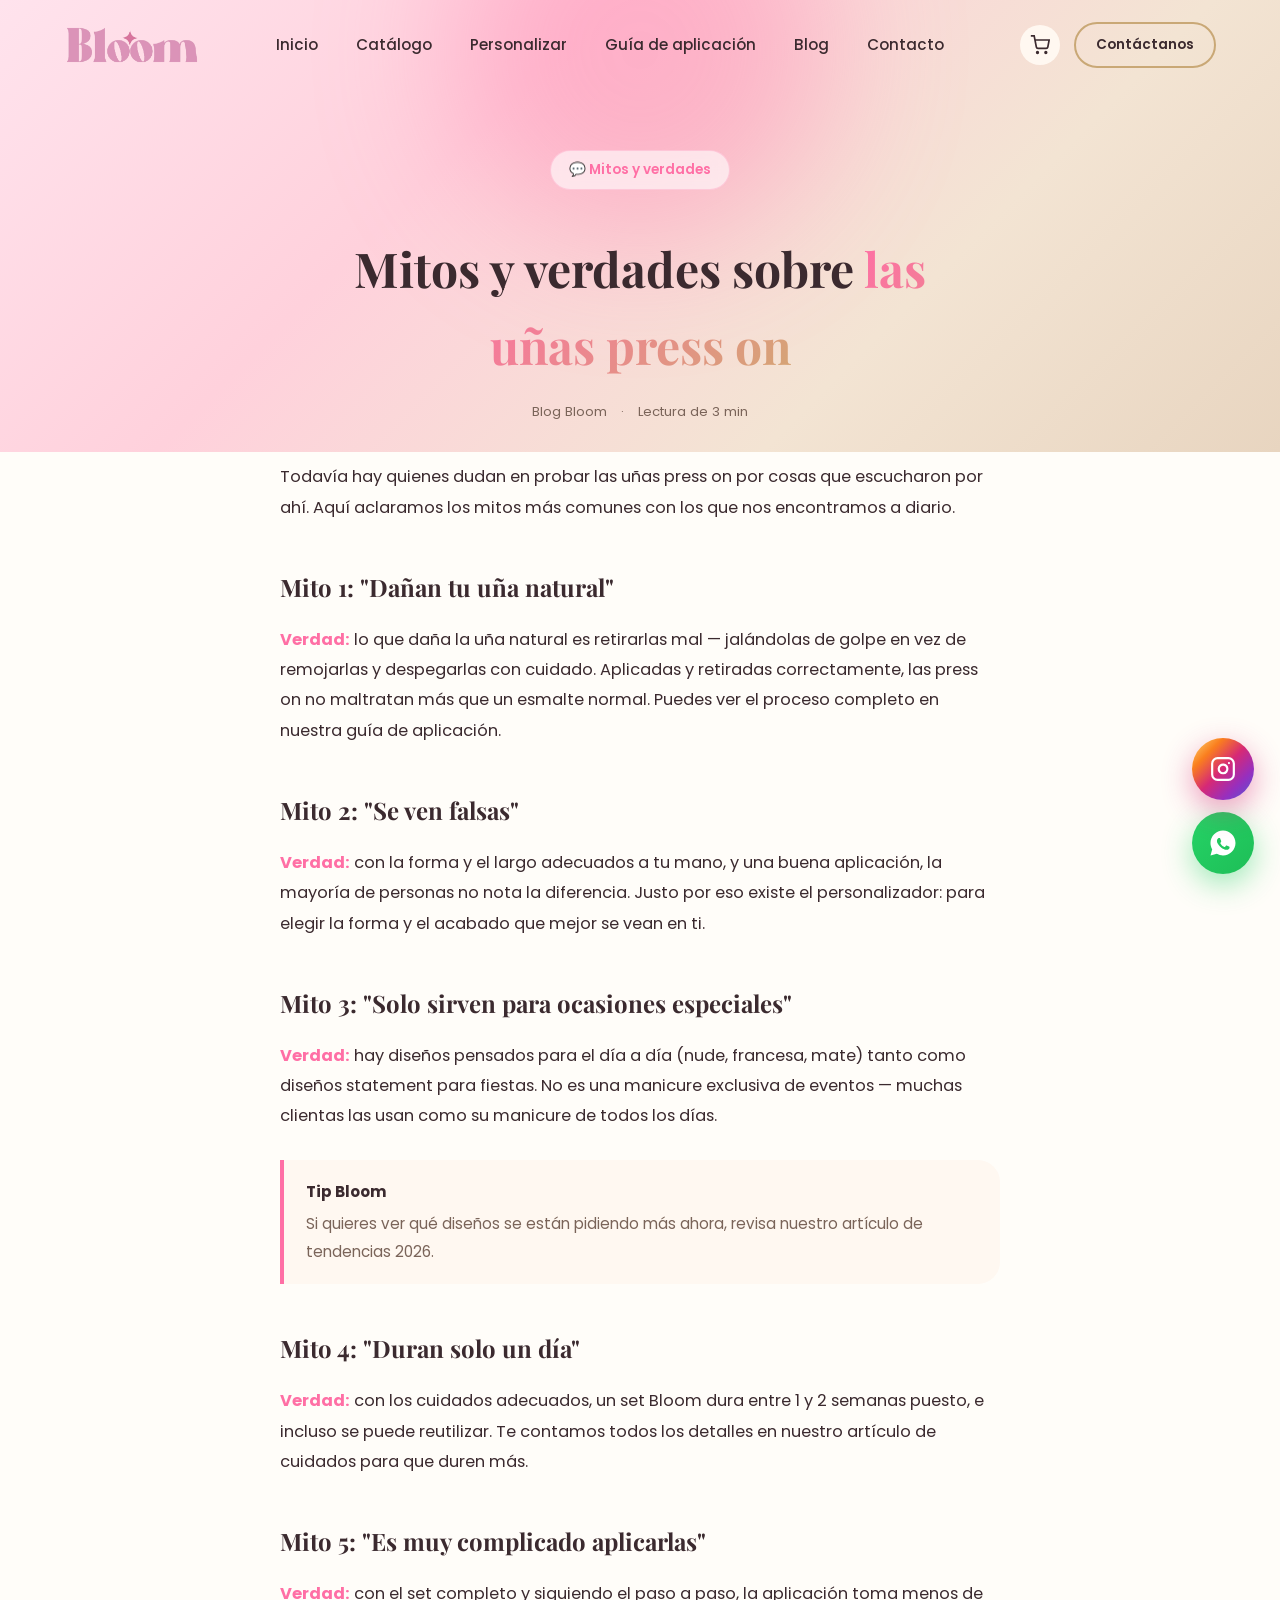
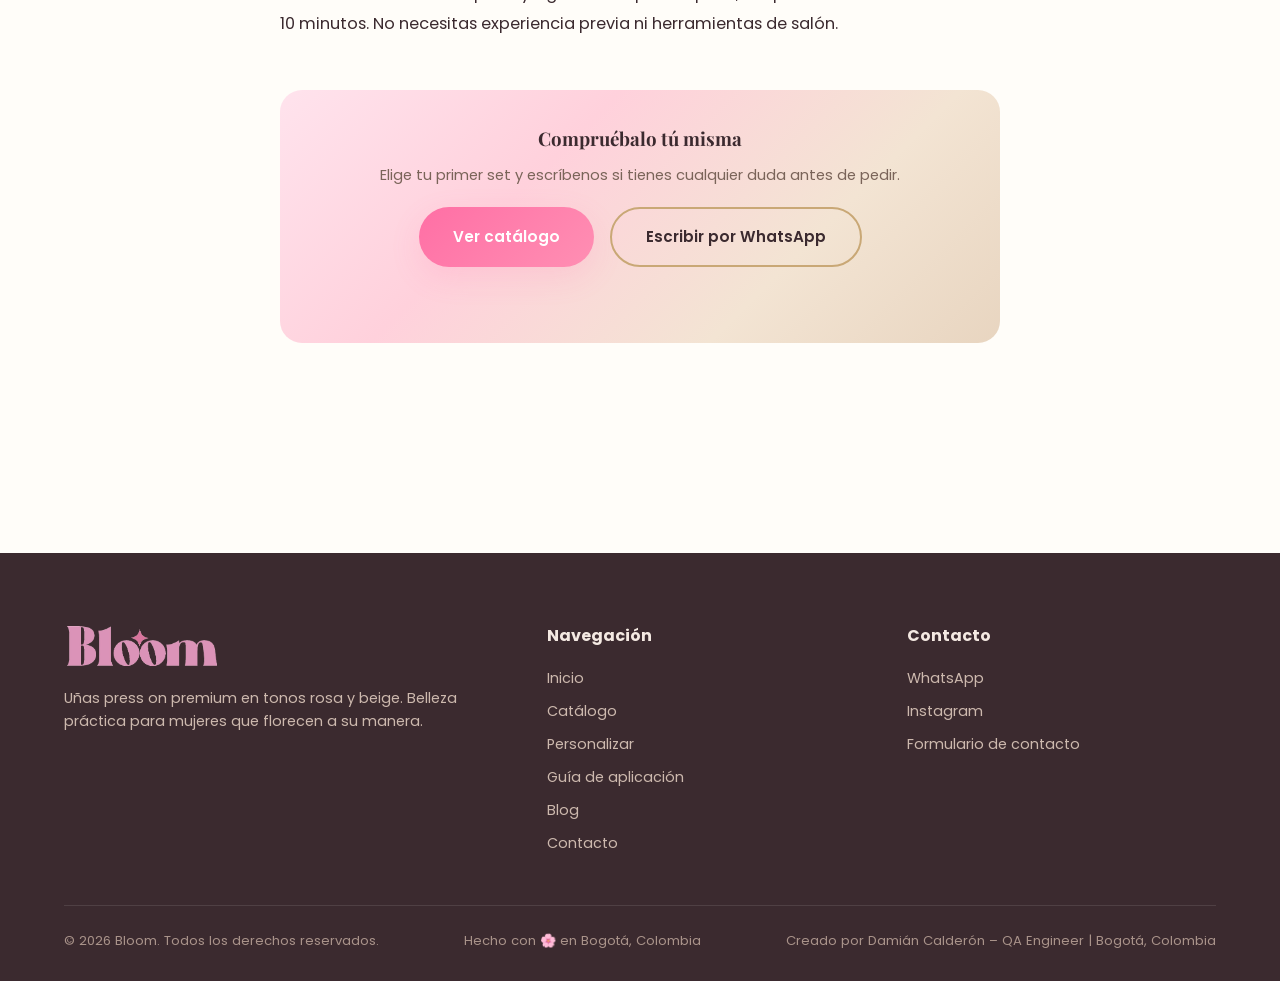
<file: blog-mitos-unas-press-on.html>
<!DOCTYPE html>
<html lang="es">
<head>
<meta charset="UTF-8">
<meta name="viewport" content="width=device-width, initial-scale=1.0">
<title>Mitos y verdades sobre las uñas press on | Blog Bloom</title>
<meta name="description" content="¿Dañan tu uña natural? ¿Se ven falsas? Aclaramos los mitos más comunes sobre las uñas press on antes de que pidas tu set Bloom.">
<link rel="canonical" href="https://bloom-press-on-nails.netlify.app/blog-mitos-unas-press-on.html">
<meta name="robots" content="index, follow">

<meta property="og:type" content="article">
<meta property="og:site_name" content="Bloom · Uñas Press On">
<meta property="og:locale" content="es_CO">
<meta property="og:url" content="https://bloom-press-on-nails.netlify.app/blog-mitos-unas-press-on.html">
<meta property="og:title" content="Mitos y verdades sobre las uñas press on">
<meta property="og:description" content="¿Dañan tu uña natural? ¿Se ven falsas? Aclaramos los mitos más comunes sobre las uñas press on.">
<meta property="og:image" content="https://bloom-press-on-nails.netlify.app/assets/img/logo-bloom.png">

<meta name="twitter:card" content="summary_large_image">
<meta name="twitter:title" content="Mitos y verdades sobre las uñas press on">
<meta name="twitter:description" content="Aclaramos los mitos más comunes sobre las uñas press on.">
<meta name="twitter:image" content="https://bloom-press-on-nails.netlify.app/assets/img/logo-bloom.png">

<link rel="icon" type="image/png" href="assets/img/favicon.png?v=2">
<link rel="shortcut icon" type="image/png" href="assets/img/favicon.png?v=2">
<link rel="apple-touch-icon" href="assets/img/favicon.png?v=2">
<link rel="stylesheet" href="css/style.css">

<script type="application/ld+json">
{
  "@context": "https://schema.org",
  "@type": "Article",
  "headline": "Mitos y verdades sobre las uñas press on",
  "description": "¿Dañan tu uña natural? ¿Se ven falsas? Aclaramos los mitos más comunes sobre las uñas press on antes de que pidas tu set Bloom.",
  "image": "https://bloom-press-on-nails.netlify.app/assets/img/logo-bloom.png",
  "author": { "@type": "Organization", "name": "Bloom" },
  "publisher": { "@type": "Organization", "name": "Bloom", "logo": { "@type": "ImageObject", "url": "https://bloom-press-on-nails.netlify.app/assets/img/logo-bloom.png" } },
  "mainEntityOfPage": "https://bloom-press-on-nails.netlify.app/blog-mitos-unas-press-on.html",
  "datePublished": "2026-09-07"
}
</script>
</head>
<body>

  <!-- ================= HEADER ================= -->
  <header class="encabezado fijo" id="encabezado">
    <div class="contenedor nav-barra">
      <a href="index.html" class="logo">
        <img src="assets/img/logo-bloom-header.png" alt="Bloom · Press On Nails" class="logo-img">
      </a>

      <nav class="nav-menu" id="nav-menu">
        <a href="index.html#inicio">Inicio</a>
        <a href="index.html#catalogo">Catálogo</a>
        <a href="personalizar.html">Personalizar</a>
        <a href="guia.html">Guía de aplicación</a>
        <a href="blog.html">Blog</a>
        <a href="index.html#contacto">Contacto</a>
      </nav>

      <div class="nav-acciones">
        <a href="carrito.html" class="carrito-icono-link" aria-label="Ver carrito">
          <svg width="20" height="20" viewBox="0 0 24 24" fill="none" stroke="currentColor" stroke-width="2"><circle cx="9" cy="21" r="1"/><circle cx="19" cy="21" r="1"/><path d="M1 1h4l2.6 13.4a2 2 0 0 0 2 1.6h9.8a2 2 0 0 0 2-1.6L23 6H6"/></svg>
          <span class="carrito-badge">0</span>
        </a>
        <a href="index.html#contacto" class="btn btn-secundario btn-pequeno">Contáctanos</a>
        <button class="menu-hamburguesa" id="menu-hamburguesa" aria-label="Abrir menú">
          <span></span><span></span><span></span>
        </button>
      </div>
    </div>
  </header>

  <!-- ================= HERO ARTÍCULO ================= -->
  <section class="personalizar-hero articulo-hero">
    <div class="contenedor centrado" style="max-width:720px;">
      <span class="hero-etiqueta">💬 Mitos y verdades</span>
      <h1 class="seccion-titulo" style="margin-top:16px;">Mitos y verdades sobre <span>las uñas press on</span></h1>
      <div class="articulo-meta">
        <span>Blog Bloom</span>
        <span>·</span>
        <span>Lectura de 3 min</span>
      </div>
    </div>
  </section>

  <!-- ================= CUERPO DEL ARTÍCULO ================= -->
  <section class="seccion" style="padding-top:10px;">
    <div class="contenedor">
      <div class="articulo-cuerpo">

        <p>Todavía hay quienes dudan en probar las uñas press on por cosas que escucharon por ahí. Aquí aclaramos los mitos más comunes con los que nos encontramos a diario.</p>

        <h2>Mito 1: "Dañan tu uña natural"</h2>
        <p><strong>Verdad:</strong> lo que daña la uña natural es retirarlas mal — jalándolas de golpe en vez de remojarlas y despegarlas con cuidado. Aplicadas y retiradas correctamente, las press on no maltratan más que un esmalte normal. Puedes ver el proceso completo en nuestra <a href="guia.html">guía de aplicación</a>.</p>

        <h2>Mito 2: "Se ven falsas"</h2>
        <p><strong>Verdad:</strong> con la forma y el largo adecuados a tu mano, y una buena aplicación, la mayoría de personas no nota la diferencia. Justo por eso existe el <a href="personalizar.html">personalizador</a>: para elegir la forma y el acabado que mejor se vean en ti.</p>

        <h2>Mito 3: "Solo sirven para ocasiones especiales"</h2>
        <p><strong>Verdad:</strong> hay diseños pensados para el día a día (nude, francesa, mate) tanto como diseños statement para fiestas. No es una manicure exclusiva de eventos — muchas clientas las usan como su manicure de todos los días.</p>

        <div class="articulo-tip">
          <strong>Tip Bloom</strong>
          Si quieres ver qué diseños se están pidiendo más ahora, revisa nuestro artículo de <a href="blog-tendencias-unas-2026.html">tendencias 2026</a>.
        </div>

        <h2>Mito 4: "Duran solo un día"</h2>
        <p><strong>Verdad:</strong> con los cuidados adecuados, un set Bloom dura entre 1 y 2 semanas puesto, e incluso se puede reutilizar. Te contamos todos los detalles en nuestro artículo de <a href="blog-cuidado-unas-press-on.html">cuidados para que duren más</a>.</p>

        <h2>Mito 5: "Es muy complicado aplicarlas"</h2>
        <p><strong>Verdad:</strong> con el set completo y siguiendo el paso a paso, la aplicación toma menos de 10 minutos. No necesitas experiencia previa ni herramientas de salón.</p>

      </div>

      <div class="articulo-cta reveal">
        <h3>Compruébalo tú misma</h3>
        <p>Elige tu primer set y escríbenos si tienes cualquier duda antes de pedir.</p>
        <div class="hero-acciones" style="justify-content:center;">
          <a href="index.html#catalogo" class="btn btn-primario">Ver catálogo</a>
          <a href="index.html#contacto" class="btn btn-secundario">Escribir por WhatsApp</a>
        </div>
      </div>
    </div>
  </section>

  <!-- ================= FOOTER ================= -->
  <footer class="pie-pagina">
    <div class="contenedor">
      <div class="pie-grid">
        <div>
          <img src="assets/img/logo-bloom-header.png" alt="Bloom · Press On Nails" class="pie-logo-img">
          <p>Uñas press on premium en tonos rosa y beige. Belleza práctica para mujeres que florecen a su manera.</p>
        </div>
        <div>
          <h4>Navegación</h4>
          <div class="pie-enlaces">
            <a href="index.html#inicio">Inicio</a>
            <a href="index.html#catalogo">Catálogo</a>
            <a href="personalizar.html">Personalizar</a>
            <a href="guia.html">Guía de aplicación</a>
            <a href="blog.html">Blog</a>
            <a href="index.html#contacto">Contacto</a>
          </div>
        </div>
        <div>
          <h4>Contacto</h4>
          <div class="pie-enlaces">
            <a href="#" id="enlace-whatsapp-pie" target="_blank" rel="noopener">WhatsApp</a>
            <a href="#" id="enlace-instagram-pie" target="_blank" rel="noopener">Instagram</a>
            <a href="index.html#contacto">Formulario de contacto</a>
          </div>
        </div>
      </div>
      <div class="pie-inferior">
        <span>© <span id="anio-actual"></span> Bloom. Todos los derechos reservados.</span>
        <span>Hecho con 🌸 en Bogotá, Colombia</span>
        <span>Creado por <a href="https://damian-calderon-qa.netlify.app/" target="_blank" rel="noopener">Damián Calderón – QA Engineer | Bogotá, Colombia</a></span>
      </div>
    </div>
  </footer>

  <!-- WhatsApp flotante -->
  <a href="#" id="whatsapp-flotante" class="whatsapp-flotante" target="_blank" rel="noopener" aria-label="Escríbenos por WhatsApp">
    <svg width="30" height="30" viewBox="0 0 24 24" fill="currentColor"><path d="M12 2C6.48 2 2 6.48 2 12c0 1.85.5 3.58 1.36 5.07L2 22l5.06-1.33A9.94 9.94 0 0 0 12 22c5.52 0 10-4.48 10-10S17.52 2 12 2zm5.2 14.2c-.22.62-1.28 1.18-1.76 1.24-.45.06-.98.09-1.58-.1-.36-.11-.83-.27-1.42-.53-2.5-1.08-4.13-3.6-4.26-3.77-.12-.17-1.02-1.36-1.02-2.6 0-1.23.65-1.84.88-2.09.22-.25.5-.31.66-.31.17 0 .33 0 .48.01.15.01.36-.06.56.43.22.53.74 1.83.8 1.96.06.13.1.28.02.45-.08.17-.12.28-.24.43-.12.15-.26.33-.37.44-.12.12-.25.25-.11.5.14.25.62 1.03 1.34 1.67.92.82 1.7 1.08 1.95 1.2.25.12.4.1.55-.06.15-.17.63-.73.8-.98.17-.25.34-.2.56-.12.23.08 1.46.69 1.71.81.25.12.42.18.48.29.06.11.06.61-.16 1.23z"/></svg>
  </a>

  <!-- Instagram flotante (chat directo) -->
  <a href="#" id="instagram-flotante" class="instagram-flotante" target="_blank" rel="noopener" aria-label="Escríbenos por Instagram">
    <svg width="26" height="26" viewBox="0 0 24 24" fill="none" stroke="currentColor" stroke-width="2" stroke-linecap="round" stroke-linejoin="round"><rect x="2" y="2" width="20" height="20" rx="5" ry="5"/><path d="M16 11.37A4 4 0 1 1 12.63 8 4 4 0 0 1 16 11.37z"/><line x1="17.5" y1="6.5" x2="17.5" y2="6.5"/></svg>
  </a>

  <script src="js/main.js"></script>
  <script src="js/carrito.js"></script>
  <script>
    document.addEventListener("DOMContentLoaded", () => {
      if (window.bloomObservarReveal) window.bloomObservarReveal();
      const texto = encodeURIComponent("¡Hola Bloom! ✨ Tenía una duda antes de pedir mi primer set.");
      const url = `https://wa.me/${window.BLOOM_WHATSAPP_NUMERO}?text=${texto}`;
      const b = document.getElementById("enlace-whatsapp-pie");
      if (b) b.href = url;
    });
  </script>
</body>
</html>
</file>
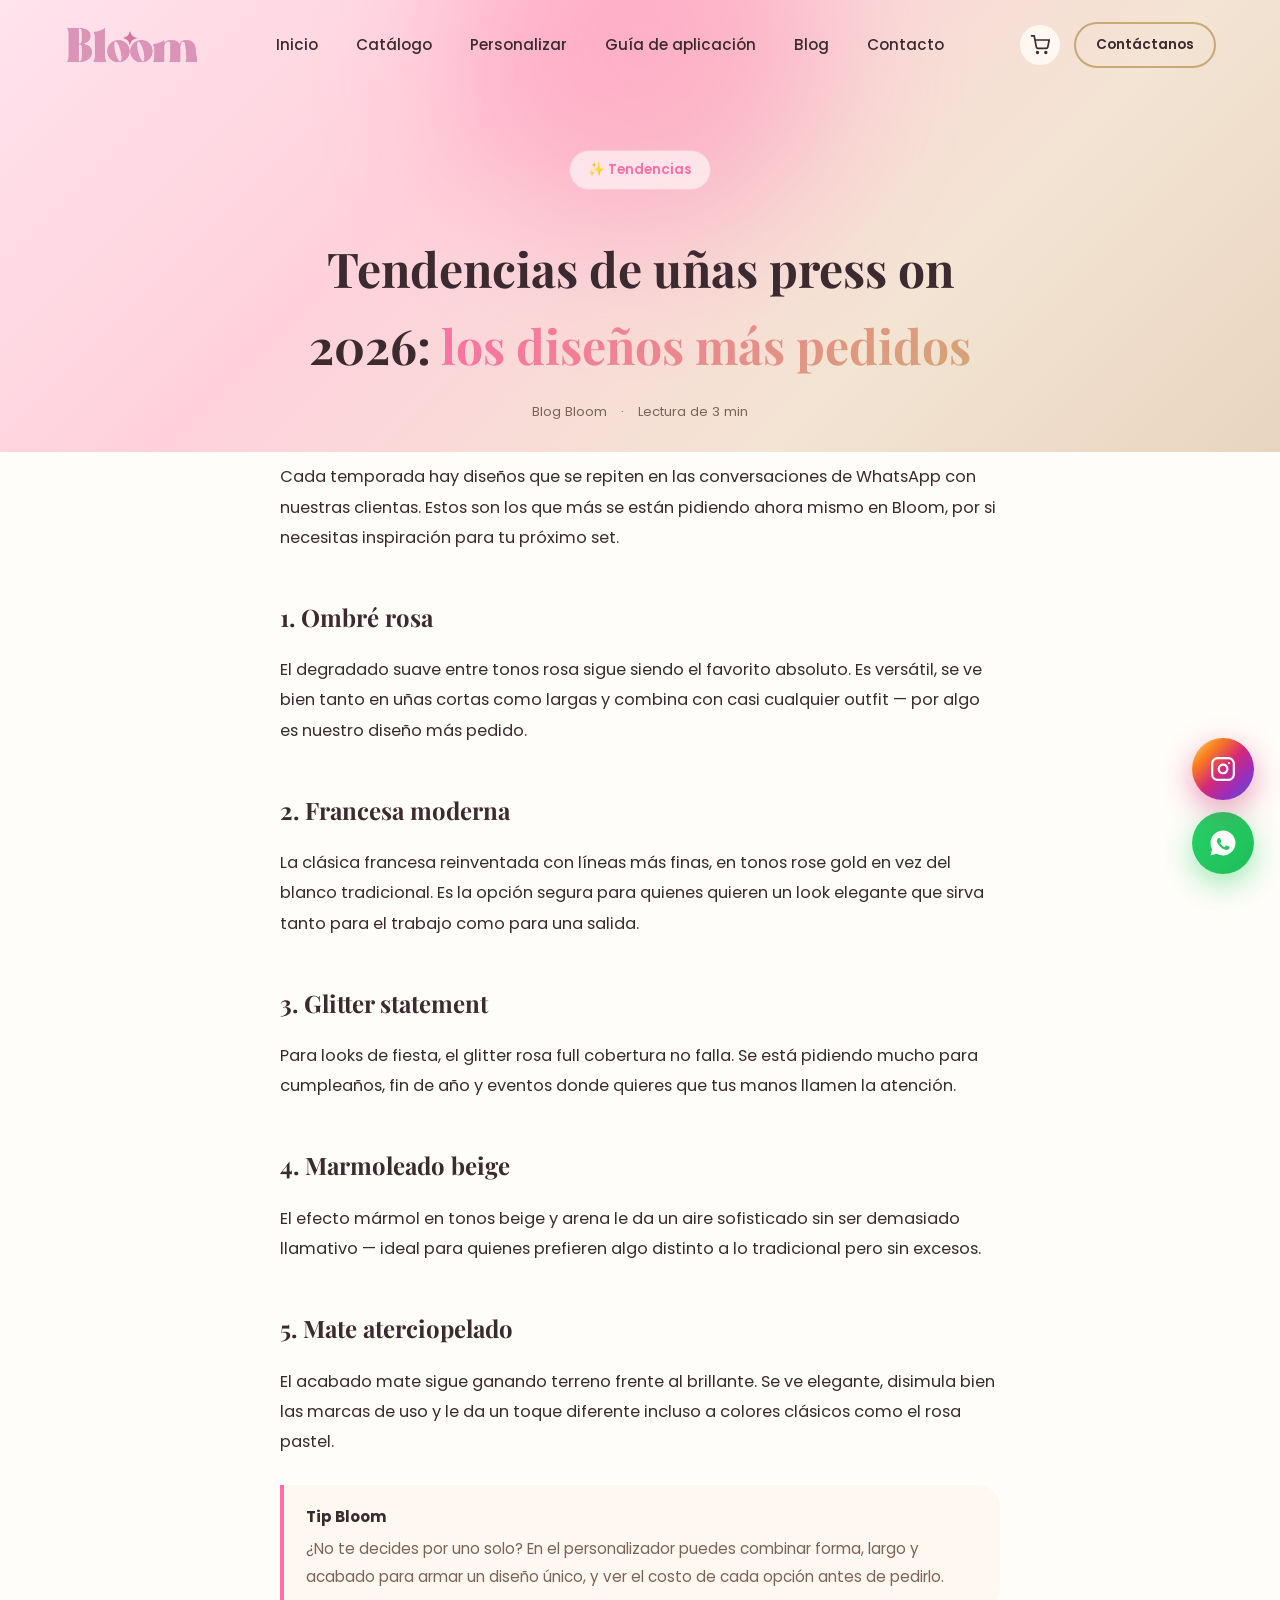
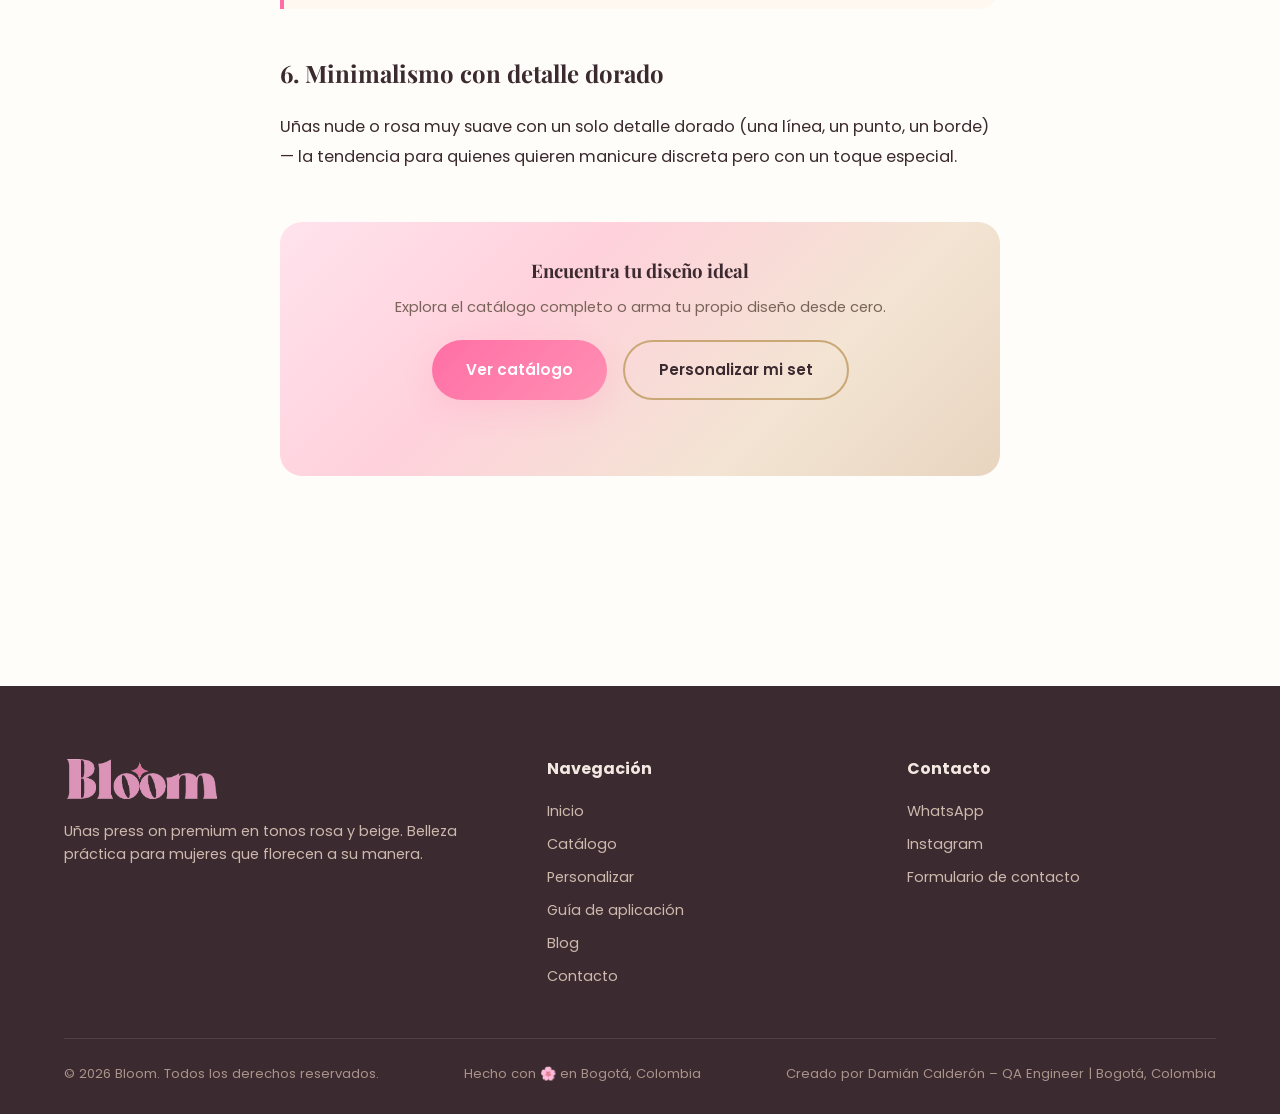
<file: blog-tendencias-unas-2026.html>
<!DOCTYPE html>
<html lang="es">
<head>
<meta charset="UTF-8">
<meta name="viewport" content="width=device-width, initial-scale=1.0">
<title>Tendencias de uñas press on 2026: los diseños más pedidos | Blog Bloom</title>
<meta name="description" content="Del ombré rosa al mate aterciopelado: descubre las tendencias de uñas press on 2026 que más se están pidiendo en Bloom.">
<link rel="canonical" href="https://bloom-press-on-nails.netlify.app/blog-tendencias-unas-2026.html">
<meta name="robots" content="index, follow">

<meta property="og:type" content="article">
<meta property="og:site_name" content="Bloom · Uñas Press On">
<meta property="og:locale" content="es_CO">
<meta property="og:url" content="https://bloom-press-on-nails.netlify.app/blog-tendencias-unas-2026.html">
<meta property="og:title" content="Tendencias de uñas press on 2026: los diseños más pedidos">
<meta property="og:description" content="Del ombré rosa al mate aterciopelado: descubre las tendencias de uñas press on 2026 que más se están pidiendo en Bloom.">
<meta property="og:image" content="https://bloom-press-on-nails.netlify.app/assets/img/logo-bloom.png">

<meta name="twitter:card" content="summary_large_image">
<meta name="twitter:title" content="Tendencias de uñas press on 2026: los diseños más pedidos">
<meta name="twitter:description" content="Las tendencias de uñas press on 2026 que más se están pidiendo en Bloom.">
<meta name="twitter:image" content="https://bloom-press-on-nails.netlify.app/assets/img/logo-bloom.png">

<link rel="icon" type="image/png" href="assets/img/favicon.png?v=2">
<link rel="shortcut icon" type="image/png" href="assets/img/favicon.png?v=2">
<link rel="apple-touch-icon" href="assets/img/favicon.png?v=2">
<link rel="stylesheet" href="css/style.css">

<script type="application/ld+json">
{
  "@context": "https://schema.org",
  "@type": "Article",
  "headline": "Tendencias de uñas press on 2026: los diseños más pedidos",
  "description": "Del ombré rosa al mate aterciopelado: descubre las tendencias de uñas press on 2026 que más se están pidiendo en Bloom.",
  "image": "https://bloom-press-on-nails.netlify.app/assets/img/logo-bloom.png",
  "author": { "@type": "Organization", "name": "Bloom" },
  "publisher": { "@type": "Organization", "name": "Bloom", "logo": { "@type": "ImageObject", "url": "https://bloom-press-on-nails.netlify.app/assets/img/logo-bloom.png" } },
  "mainEntityOfPage": "https://bloom-press-on-nails.netlify.app/blog-tendencias-unas-2026.html",
  "datePublished": "2026-09-07"
}
</script>
</head>
<body>

  <!-- ================= HEADER ================= -->
  <header class="encabezado fijo" id="encabezado">
    <div class="contenedor nav-barra">
      <a href="index.html" class="logo">
        <img src="assets/img/logo-bloom-header.png" alt="Bloom · Press On Nails" class="logo-img">
      </a>

      <nav class="nav-menu" id="nav-menu">
        <a href="index.html#inicio">Inicio</a>
        <a href="index.html#catalogo">Catálogo</a>
        <a href="personalizar.html">Personalizar</a>
        <a href="guia.html">Guía de aplicación</a>
        <a href="blog.html">Blog</a>
        <a href="index.html#contacto">Contacto</a>
      </nav>

      <div class="nav-acciones">
        <a href="carrito.html" class="carrito-icono-link" aria-label="Ver carrito">
          <svg width="20" height="20" viewBox="0 0 24 24" fill="none" stroke="currentColor" stroke-width="2"><circle cx="9" cy="21" r="1"/><circle cx="19" cy="21" r="1"/><path d="M1 1h4l2.6 13.4a2 2 0 0 0 2 1.6h9.8a2 2 0 0 0 2-1.6L23 6H6"/></svg>
          <span class="carrito-badge">0</span>
        </a>
        <a href="index.html#contacto" class="btn btn-secundario btn-pequeno">Contáctanos</a>
        <button class="menu-hamburguesa" id="menu-hamburguesa" aria-label="Abrir menú">
          <span></span><span></span><span></span>
        </button>
      </div>
    </div>
  </header>

  <!-- ================= HERO ARTÍCULO ================= -->
  <section class="personalizar-hero articulo-hero">
    <div class="contenedor centrado" style="max-width:720px;">
      <span class="hero-etiqueta">✨ Tendencias</span>
      <h1 class="seccion-titulo" style="margin-top:16px;">Tendencias de uñas press on 2026: <span>los diseños más pedidos</span></h1>
      <div class="articulo-meta">
        <span>Blog Bloom</span>
        <span>·</span>
        <span>Lectura de 3 min</span>
      </div>
    </div>
  </section>

  <!-- ================= CUERPO DEL ARTÍCULO ================= -->
  <section class="seccion" style="padding-top:10px;">
    <div class="contenedor">
      <div class="articulo-cuerpo">

        <p>Cada temporada hay diseños que se repiten en las conversaciones de WhatsApp con nuestras clientas. Estos son los que más se están pidiendo ahora mismo en Bloom, por si necesitas inspiración para tu próximo set.</p>

        <h2>1. Ombré rosa</h2>
        <p>El degradado suave entre tonos rosa sigue siendo el favorito absoluto. Es versátil, se ve bien tanto en uñas cortas como largas y combina con casi cualquier outfit — por algo es nuestro diseño más pedido.</p>

        <h2>2. Francesa moderna</h2>
        <p>La clásica francesa reinventada con líneas más finas, en tonos rose gold en vez del blanco tradicional. Es la opción segura para quienes quieren un look elegante que sirva tanto para el trabajo como para una salida.</p>

        <h2>3. Glitter statement</h2>
        <p>Para looks de fiesta, el glitter rosa full cobertura no falla. Se está pidiendo mucho para cumpleaños, fin de año y eventos donde quieres que tus manos llamen la atención.</p>

        <h2>4. Marmoleado beige</h2>
        <p>El efecto mármol en tonos beige y arena le da un aire sofisticado sin ser demasiado llamativo — ideal para quienes prefieren algo distinto a lo tradicional pero sin excesos.</p>

        <h2>5. Mate aterciopelado</h2>
        <p>El acabado mate sigue ganando terreno frente al brillante. Se ve elegante, disimula bien las marcas de uso y le da un toque diferente incluso a colores clásicos como el rosa pastel.</p>

        <div class="articulo-tip">
          <strong>Tip Bloom</strong>
          ¿No te decides por uno solo? En el <a href="personalizar.html">personalizador</a> puedes combinar forma, largo y acabado para armar un diseño único, y ver el costo de cada opción antes de pedirlo.
        </div>

        <h2>6. Minimalismo con detalle dorado</h2>
        <p>Uñas nude o rosa muy suave con un solo detalle dorado (una línea, un punto, un borde) — la tendencia para quienes quieren manicure discreta pero con un toque especial.</p>

      </div>

      <div class="articulo-cta reveal">
        <h3>Encuentra tu diseño ideal</h3>
        <p>Explora el catálogo completo o arma tu propio diseño desde cero.</p>
        <div class="hero-acciones" style="justify-content:center;">
          <a href="index.html#catalogo" class="btn btn-primario">Ver catálogo</a>
          <a href="personalizar.html" class="btn btn-secundario">Personalizar mi set</a>
        </div>
      </div>
    </div>
  </section>

  <!-- ================= FOOTER ================= -->
  <footer class="pie-pagina">
    <div class="contenedor">
      <div class="pie-grid">
        <div>
          <img src="assets/img/logo-bloom-header.png" alt="Bloom · Press On Nails" class="pie-logo-img">
          <p>Uñas press on premium en tonos rosa y beige. Belleza práctica para mujeres que florecen a su manera.</p>
        </div>
        <div>
          <h4>Navegación</h4>
          <div class="pie-enlaces">
            <a href="index.html#inicio">Inicio</a>
            <a href="index.html#catalogo">Catálogo</a>
            <a href="personalizar.html">Personalizar</a>
            <a href="guia.html">Guía de aplicación</a>
            <a href="blog.html">Blog</a>
            <a href="index.html#contacto">Contacto</a>
          </div>
        </div>
        <div>
          <h4>Contacto</h4>
          <div class="pie-enlaces">
            <a href="#" id="enlace-whatsapp-pie" target="_blank" rel="noopener">WhatsApp</a>
            <a href="#" id="enlace-instagram-pie" target="_blank" rel="noopener">Instagram</a>
            <a href="index.html#contacto">Formulario de contacto</a>
          </div>
        </div>
      </div>
      <div class="pie-inferior">
        <span>© <span id="anio-actual"></span> Bloom. Todos los derechos reservados.</span>
        <span>Hecho con 🌸 en Bogotá, Colombia</span>
        <span>Creado por <a href="https://damian-calderon-qa.netlify.app/" target="_blank" rel="noopener">Damián Calderón – QA Engineer | Bogotá, Colombia</a></span>
      </div>
    </div>
  </footer>

  <!-- WhatsApp flotante -->
  <a href="#" id="whatsapp-flotante" class="whatsapp-flotante" target="_blank" rel="noopener" aria-label="Escríbenos por WhatsApp">
    <svg width="30" height="30" viewBox="0 0 24 24" fill="currentColor"><path d="M12 2C6.48 2 2 6.48 2 12c0 1.85.5 3.58 1.36 5.07L2 22l5.06-1.33A9.94 9.94 0 0 0 12 22c5.52 0 10-4.48 10-10S17.52 2 12 2zm5.2 14.2c-.22.62-1.28 1.18-1.76 1.24-.45.06-.98.09-1.58-.1-.36-.11-.83-.27-1.42-.53-2.5-1.08-4.13-3.6-4.26-3.77-.12-.17-1.02-1.36-1.02-2.6 0-1.23.65-1.84.88-2.09.22-.25.5-.31.66-.31.17 0 .33 0 .48.01.15.01.36-.06.56.43.22.53.74 1.83.8 1.96.06.13.1.28.02.45-.08.17-.12.28-.24.43-.12.15-.26.33-.37.44-.12.12-.25.25-.11.5.14.25.62 1.03 1.34 1.67.92.82 1.7 1.08 1.95 1.2.25.12.4.1.55-.06.15-.17.63-.73.8-.98.17-.25.34-.2.56-.12.23.08 1.46.69 1.71.81.25.12.42.18.48.29.06.11.06.61-.16 1.23z"/></svg>
  </a>

  <!-- Instagram flotante (chat directo) -->
  <a href="#" id="instagram-flotante" class="instagram-flotante" target="_blank" rel="noopener" aria-label="Escríbenos por Instagram">
    <svg width="26" height="26" viewBox="0 0 24 24" fill="none" stroke="currentColor" stroke-width="2" stroke-linecap="round" stroke-linejoin="round"><rect x="2" y="2" width="20" height="20" rx="5" ry="5"/><path d="M16 11.37A4 4 0 1 1 12.63 8 4 4 0 0 1 16 11.37z"/><line x1="17.5" y1="6.5" x2="17.5" y2="6.5"/></svg>
  </a>

  <script src="js/main.js"></script>
  <script src="js/carrito.js"></script>
  <script>
    document.addEventListener("DOMContentLoaded", () => {
      if (window.bloomObservarReveal) window.bloomObservarReveal();
      const texto = encodeURIComponent("¡Hola Bloom! ✨ Vi las tendencias del blog y quiero pedir un diseño.");
      const url = `https://wa.me/${window.BLOOM_WHATSAPP_NUMERO}?text=${texto}`;
      const b = document.getElementById("enlace-whatsapp-pie");
      if (b) b.href = url;
    });
  </script>
</body>
</html>
</file>
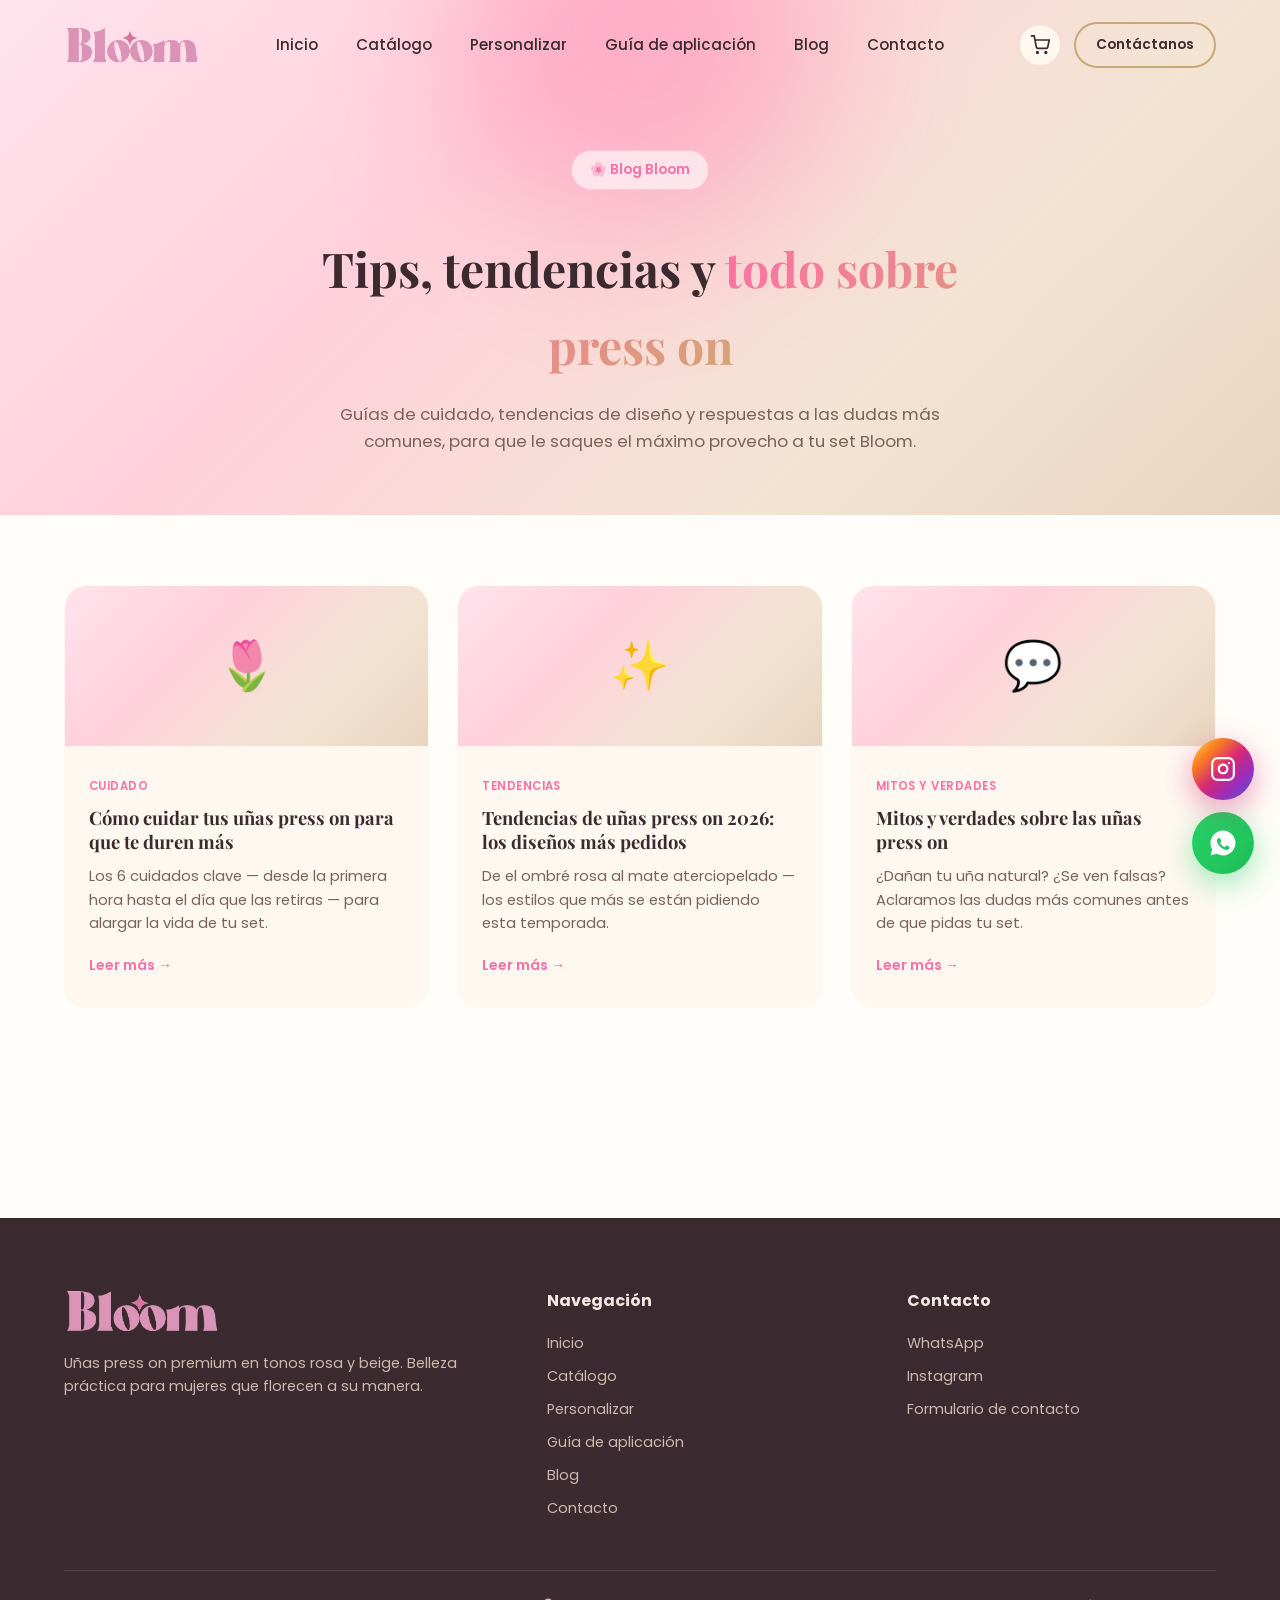
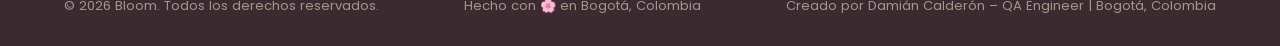
<file: blog.html>
<!DOCTYPE html>
<html lang="es">
<head>
<meta charset="UTF-8">
<meta name="viewport" content="width=device-width, initial-scale=1.0">
<title>Blog Bloom · Tips y tendencias de uñas press on</title>
<meta name="description" content="Tips de cuidado, tendencias y guías sobre uñas press on. Todo lo que necesitas saber para lucir tus manos perfectas con Bloom.">
<link rel="canonical" href="https://bloom-press-on-nails.netlify.app/blog.html">
<meta name="robots" content="index, follow">

<meta property="og:type" content="website">
<meta property="og:site_name" content="Bloom · Uñas Press On">
<meta property="og:locale" content="es_CO">
<meta property="og:url" content="https://bloom-press-on-nails.netlify.app/blog.html">
<meta property="og:title" content="Blog Bloom · Tips y tendencias de uñas press on">
<meta property="og:description" content="Tips de cuidado, tendencias y guías sobre uñas press on. Todo lo que necesitas saber para lucir tus manos perfectas con Bloom.">
<meta property="og:image" content="https://bloom-press-on-nails.netlify.app/assets/img/logo-bloom.png">

<meta name="twitter:card" content="summary_large_image">
<meta name="twitter:title" content="Blog Bloom · Tips y tendencias de uñas press on">
<meta name="twitter:description" content="Tips de cuidado, tendencias y guías sobre uñas press on con Bloom.">
<meta name="twitter:image" content="https://bloom-press-on-nails.netlify.app/assets/img/logo-bloom.png">

<link rel="icon" type="image/png" href="assets/img/favicon.png?v=2">
<link rel="shortcut icon" type="image/png" href="assets/img/favicon.png?v=2">
<link rel="apple-touch-icon" href="assets/img/favicon.png?v=2">
<link rel="stylesheet" href="css/style.css">
</head>
<body>

  <!-- ================= HEADER ================= -->
  <header class="encabezado fijo" id="encabezado">
    <div class="contenedor nav-barra">
      <a href="index.html" class="logo">
        <img src="assets/img/logo-bloom-header.png" alt="Bloom · Press On Nails" class="logo-img">
      </a>

      <nav class="nav-menu" id="nav-menu">
        <a href="index.html#inicio">Inicio</a>
        <a href="index.html#catalogo">Catálogo</a>
        <a href="personalizar.html">Personalizar</a>
        <a href="guia.html">Guía de aplicación</a>
        <a href="blog.html">Blog</a>
        <a href="index.html#contacto">Contacto</a>
      </nav>

      <div class="nav-acciones">
        <a href="carrito.html" class="carrito-icono-link" aria-label="Ver carrito">
          <svg width="20" height="20" viewBox="0 0 24 24" fill="none" stroke="currentColor" stroke-width="2"><circle cx="9" cy="21" r="1"/><circle cx="19" cy="21" r="1"/><path d="M1 1h4l2.6 13.4a2 2 0 0 0 2 1.6h9.8a2 2 0 0 0 2-1.6L23 6H6"/></svg>
          <span class="carrito-badge">0</span>
        </a>
        <a href="index.html#contacto" class="btn btn-secundario btn-pequeno">Contáctanos</a>
        <button class="menu-hamburguesa" id="menu-hamburguesa" aria-label="Abrir menú">
          <span></span><span></span><span></span>
        </button>
      </div>
    </div>
  </header>

  <!-- ================= HERO BLOG ================= -->
  <section class="personalizar-hero">
    <div class="contenedor centrado" style="max-width:720px;">
      <span class="hero-etiqueta">🌸 Blog Bloom</span>
      <h1 class="seccion-titulo" style="margin-top:16px;">Tips, tendencias y <span>todo sobre press on</span></h1>
      <p class="seccion-descripcion centrado">
        Guías de cuidado, tendencias de diseño y respuestas a las dudas más comunes,
        para que le saques el máximo provecho a tu set Bloom.
      </p>
    </div>
  </section>

  <!-- ================= LISTA DE ARTÍCULOS ================= -->
  <section class="seccion" style="padding-top:20px;">
    <div class="contenedor">
      <div class="blog-grid">

        <a href="blog-cuidado-unas-press-on.html" class="blog-card reveal">
          <div class="blog-card-portada">🌷</div>
          <div class="blog-card-cuerpo">
            <span class="blog-card-etiqueta">Cuidado</span>
            <h3>Cómo cuidar tus uñas press on para que te duren más</h3>
            <p>Los 6 cuidados clave — desde la primera hora hasta el día que las retiras — para alargar la vida de tu set.</p>
            <span class="blog-card-link">Leer más →</span>
          </div>
        </a>

        <a href="blog-tendencias-unas-2026.html" class="blog-card reveal reveal-delay-1">
          <div class="blog-card-portada">✨</div>
          <div class="blog-card-cuerpo">
            <span class="blog-card-etiqueta">Tendencias</span>
            <h3>Tendencias de uñas press on 2026: los diseños más pedidos</h3>
            <p>De el ombré rosa al mate aterciopelado — los estilos que más se están pidiendo esta temporada.</p>
            <span class="blog-card-link">Leer más →</span>
          </div>
        </a>

        <a href="blog-mitos-unas-press-on.html" class="blog-card reveal reveal-delay-2">
          <div class="blog-card-portada">💬</div>
          <div class="blog-card-cuerpo">
            <span class="blog-card-etiqueta">Mitos y verdades</span>
            <h3>Mitos y verdades sobre las uñas press on</h3>
            <p>¿Dañan tu uña natural? ¿Se ven falsas? Aclaramos las dudas más comunes antes de que pidas tu set.</p>
            <span class="blog-card-link">Leer más →</span>
          </div>
        </a>

      </div>
    </div>
  </section>

  <!-- ================= FOOTER ================= -->
  <footer class="pie-pagina">
    <div class="contenedor">
      <div class="pie-grid">
        <div>
          <img src="assets/img/logo-bloom-header.png" alt="Bloom · Press On Nails" class="pie-logo-img">
          <p>Uñas press on premium en tonos rosa y beige. Belleza práctica para mujeres que florecen a su manera.</p>
        </div>
        <div>
          <h4>Navegación</h4>
          <div class="pie-enlaces">
            <a href="index.html#inicio">Inicio</a>
            <a href="index.html#catalogo">Catálogo</a>
            <a href="personalizar.html">Personalizar</a>
            <a href="guia.html">Guía de aplicación</a>
            <a href="blog.html">Blog</a>
            <a href="index.html#contacto">Contacto</a>
          </div>
        </div>
        <div>
          <h4>Contacto</h4>
          <div class="pie-enlaces">
            <a href="#" id="enlace-whatsapp-pie" target="_blank" rel="noopener">WhatsApp</a>
            <a href="#" id="enlace-instagram-pie" target="_blank" rel="noopener">Instagram</a>
            <a href="index.html#contacto">Formulario de contacto</a>
          </div>
        </div>
      </div>
      <div class="pie-inferior">
        <span>© <span id="anio-actual"></span> Bloom. Todos los derechos reservados.</span>
        <span>Hecho con 🌸 en Bogotá, Colombia</span>
        <span>Creado por <a href="https://damian-calderon-qa.netlify.app/" target="_blank" rel="noopener">Damián Calderón – QA Engineer | Bogotá, Colombia</a></span>
      </div>
    </div>
  </footer>

  <!-- WhatsApp flotante -->
  <a href="#" id="whatsapp-flotante" class="whatsapp-flotante" target="_blank" rel="noopener" aria-label="Escríbenos por WhatsApp">
    <svg width="30" height="30" viewBox="0 0 24 24" fill="currentColor"><path d="M12 2C6.48 2 2 6.48 2 12c0 1.85.5 3.58 1.36 5.07L2 22l5.06-1.33A9.94 9.94 0 0 0 12 22c5.52 0 10-4.48 10-10S17.52 2 12 2zm5.2 14.2c-.22.62-1.28 1.18-1.76 1.24-.45.06-.98.09-1.58-.1-.36-.11-.83-.27-1.42-.53-2.5-1.08-4.13-3.6-4.26-3.77-.12-.17-1.02-1.36-1.02-2.6 0-1.23.65-1.84.88-2.09.22-.25.5-.31.66-.31.17 0 .33 0 .48.01.15.01.36-.06.56.43.22.53.74 1.83.8 1.96.06.13.1.28.02.45-.08.17-.12.28-.24.43-.12.15-.26.33-.37.44-.12.12-.25.25-.11.5.14.25.62 1.03 1.34 1.67.92.82 1.7 1.08 1.95 1.2.25.12.4.1.55-.06.15-.17.63-.73.8-.98.17-.25.34-.2.56-.12.23.08 1.46.69 1.71.81.25.12.42.18.48.29.06.11.06.61-.16 1.23z"/></svg>
  </a>

  <!-- Instagram flotante (chat directo) -->
  <a href="#" id="instagram-flotante" class="instagram-flotante" target="_blank" rel="noopener" aria-label="Escríbenos por Instagram">
    <svg width="26" height="26" viewBox="0 0 24 24" fill="none" stroke="currentColor" stroke-width="2" stroke-linecap="round" stroke-linejoin="round"><rect x="2" y="2" width="20" height="20" rx="5" ry="5"/><path d="M16 11.37A4 4 0 1 1 12.63 8 4 4 0 0 1 16 11.37z"/><line x1="17.5" y1="6.5" x2="17.5" y2="6.5"/></svg>
  </a>

  <script src="js/main.js"></script>
  <script src="js/carrito.js"></script>
  <script>
    document.addEventListener("DOMContentLoaded", () => {
      if (window.bloomObservarReveal) window.bloomObservarReveal();
      const texto = encodeURIComponent("¡Hola Bloom! ✨ Quiero conocer más sobre las uñas press on.");
      const url = `https://wa.me/${window.BLOOM_WHATSAPP_NUMERO}?text=${texto}`;
      const b = document.getElementById("enlace-whatsapp-pie");
      if (b) b.href = url;
    });
  </script>
</body>
</html>
</file>
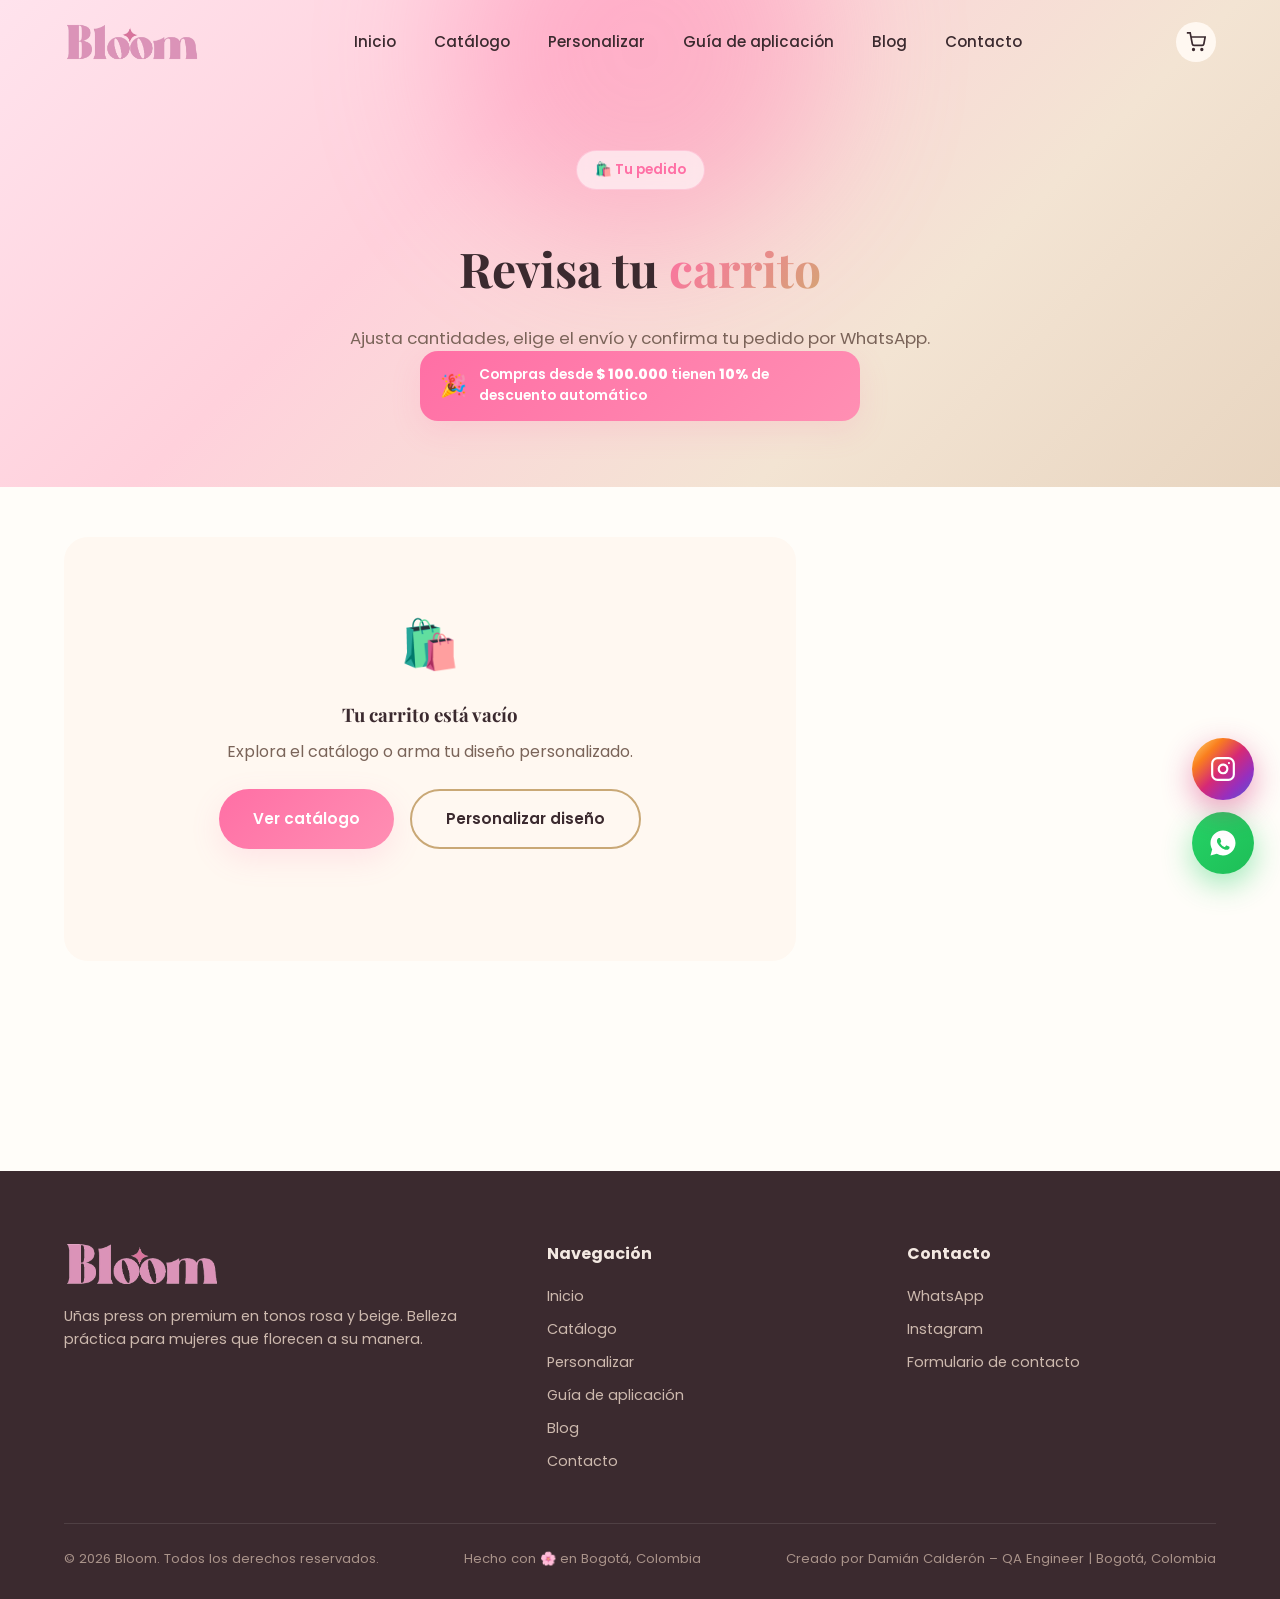
<file: carrito.html>
<!DOCTYPE html>
<html lang="es">
<head>
<meta charset="UTF-8">
<meta name="viewport" content="width=device-width, initial-scale=1.0">
<title>Tu carrito · Bloom</title>
<meta name="description" content="Revisa tu pedido Bloom, elige el tipo de envío y confirma por WhatsApp. Pago por Nequi.">
<link rel="canonical" href="https://bloom-press-on-nails.netlify.app/carrito.html">
<meta name="robots" content="noindex, follow">
<link rel="icon" type="image/png" href="assets/img/favicon.png?v=2">
<link rel="shortcut icon" type="image/png" href="assets/img/favicon.png?v=2">
<link rel="apple-touch-icon" href="assets/img/favicon.png?v=2">
<link rel="stylesheet" href="css/style.css">
</head>
<body>

  <!-- ================= HEADER ================= -->
  <header class="encabezado fijo" id="encabezado">
    <div class="contenedor nav-barra">
      <a href="index.html" class="logo">
        <img src="assets/img/logo-bloom-header.png" alt="Bloom · Press On Nails" class="logo-img">
      </a>

      <nav class="nav-menu" id="nav-menu">
        <a href="index.html#inicio">Inicio</a>
        <a href="index.html#catalogo">Catálogo</a>
        <a href="personalizar.html">Personalizar</a>
        <a href="guia.html">Guía de aplicación</a>
        <a href="blog.html">Blog</a>
        <a href="index.html#contacto">Contacto</a>
      </nav>

      <div class="nav-acciones">
        <a href="carrito.html" class="carrito-icono-link" aria-label="Ver carrito">
          <svg width="20" height="20" viewBox="0 0 24 24" fill="none" stroke="currentColor" stroke-width="2"><circle cx="9" cy="21" r="1"/><circle cx="19" cy="21" r="1"/><path d="M1 1h4l2.6 13.4a2 2 0 0 0 2 1.6h9.8a2 2 0 0 0 2-1.6L23 6H6"/></svg>
          <span class="carrito-badge">0</span>
        </a>
        <button class="menu-hamburguesa" id="menu-hamburguesa" aria-label="Abrir menú">
          <span></span><span></span><span></span>
        </button>
      </div>
    </div>
  </header>

  <!-- ================= HERO CARRITO ================= -->
  <section class="personalizar-hero" style="padding-bottom:40px;">
    <div class="contenedor centrado" style="max-width:640px;">
      <span class="hero-etiqueta">🛍️ Tu pedido</span>
      <h1 class="seccion-titulo" style="margin-top:16px;">Revisa tu <span>carrito</span></h1>
      <p class="seccion-descripcion centrado">Ajusta cantidades, elige el envío y confirma tu pedido por WhatsApp.</p>
      <div class="promo-banda-envoltorio">
        <div class="promo-banda">
          <span class="promo-banda-icono">🎉</span>
          <span class="promo-banda-texto">Compras desde <strong id="promo-monto-minimo">$100.000</strong> tienen <strong id="promo-porcentaje">10%</strong> de descuento automático</span>
        </div>
      </div>
    </div>
  </section>

  <!-- ================= CONTENIDO CARRITO ================= -->
  <section class="seccion" style="padding-top:50px;">
    <div class="contenedor carrito-layout">

      <!-- Columna izquierda: items -->
      <div>
        <div id="carrito-vacio" class="carrito-vacio" style="display:none;">
          <div class="icono-vacio">🛍️</div>
          <h3 style="margin-bottom:10px;">Tu carrito está vacío</h3>
          <p style="color:var(--texto-suave); margin-bottom:24px;">Explora el catálogo o arma tu diseño personalizado.</p>
          <div class="hero-acciones" style="justify-content:center;">
            <a href="index.html#catalogo" class="btn btn-primario">Ver catálogo</a>
            <a href="personalizar.html" class="btn btn-secundario">Personalizar diseño</a>
          </div>
        </div>

        <div id="carrito-items-lista"></div>

        <button type="button" class="btn btn-secundario btn-pequeno" id="btn-vaciar-carrito" style="margin-top:10px;">Vaciar carrito</button>
      </div>

      <!-- Columna derecha: resumen, envío y pago -->
      <aside class="carrito-resumen-panel" id="carrito-resumen-panel">
        <h3>Envío</h3>
        <div class="envio-opciones">
          <label class="envio-opcion">
            <input type="radio" name="envio" value="bogota" checked>
            <span class="envio-opcion-texto">
              <strong>Bogotá — Gratis</strong>
              <span>Entrega coordinada por WhatsApp, sin costo adicional.</span>
            </span>
          </label>
          <label class="envio-opcion">
            <input type="radio" name="envio" value="nacional">
            <span class="envio-opcion-texto">
              <strong>Resto de Colombia</strong>
              <span>Costo adicional según la transportadora y tu ciudad — te lo confirmamos por WhatsApp.</span>
            </span>
          </label>
        </div>

        <div class="campo campo-ciudad" id="campo-ciudad-envio" style="display:none;">
          <label for="campo-ciudad-texto">¿A qué ciudad enviamos?</label>
          <input type="text" id="campo-ciudad-texto" placeholder="Ej: Medellín, Antioquia">
        </div>

        <div class="carrito-totales">
          <div class="fila">
            <span>Subtotal</span>
            <span id="carrito-subtotal">$0</span>
          </div>
          <div class="fila">
            <span>Envío</span>
            <span id="carrito-envio-texto">Gratis</span>
          </div>
          <div class="fila fila-descuento" id="fila-descuento" style="display:none;">
            <span>Descuento <span id="fila-descuento-porcentaje">10%</span> 🎁</span>
            <span id="carrito-descuento-valor">-$0</span>
          </div>
          <div class="fila total">
            <span>Total</span>
            <span class="total-valor" id="carrito-total-valor">$0</span>
          </div>
        </div>

        <p class="mensaje-descuento" id="mensaje-descuento" style="display:none;"></p>

        <p class="aviso-caja" id="nota-envio-nacional" style="display:none; font-size:0.78rem;">
          📦 El costo de envío nacional varía según la transportadora y tu ciudad. Te lo confirmamos por WhatsApp antes de que pagues.
        </p>

        <div class="nequi-caja">
          <h4>💳 Pago por Nequi</h4>
          <p>Este sitio no procesa pagos en línea. Transfiere el total por Nequi y comparte el comprobante por WhatsApp para confirmar tu pedido.</p>
          <div class="nequi-numero-fila">
            <span>322 329 1635</span>
            <button type="button" class="nequi-copiar-btn" id="btn-copiar-nequi">Copiar</button>
          </div>
        </div>

        <button type="button" class="btn btn-whatsapp" id="btn-confirmar-pedido" style="width:100%; justify-content:center;">
          <svg width="16" height="16" viewBox="0 0 24 24" fill="currentColor"><path d="M12 2C6.48 2 2 6.48 2 12c0 1.85.5 3.58 1.36 5.07L2 22l5.06-1.33A9.94 9.94 0 0 0 12 22c5.52 0 10-4.48 10-10S17.52 2 12 2z"/></svg>
          Confirmar pedido por WhatsApp
        </button>
      </aside>

    </div>
  </section>

  <!-- ================= FOOTER ================= -->
  <footer class="pie-pagina">
    <div class="contenedor">
      <div class="pie-grid">
        <div>
          <img src="assets/img/logo-bloom-header.png" alt="Bloom · Press On Nails" class="pie-logo-img">
          <p>Uñas press on premium en tonos rosa y beige. Belleza práctica para mujeres que florecen a su manera.</p>
        </div>
        <div>
          <h4>Navegación</h4>
          <div class="pie-enlaces">
            <a href="index.html#inicio">Inicio</a>
            <a href="index.html#catalogo">Catálogo</a>
            <a href="personalizar.html">Personalizar</a>
            <a href="guia.html">Guía de aplicación</a>
            <a href="blog.html">Blog</a>
            <a href="index.html#contacto">Contacto</a>
          </div>
        </div>
        <div>
          <h4>Contacto</h4>
          <div class="pie-enlaces">
            <a href="#" id="enlace-whatsapp-pie" target="_blank" rel="noopener">WhatsApp</a>
            <a href="#" id="enlace-instagram-pie" target="_blank" rel="noopener">Instagram</a>
            <a href="index.html#contacto">Formulario de contacto</a>
          </div>
        </div>
      </div>
      <div class="pie-inferior">
        <span>© <span id="anio-actual"></span> Bloom. Todos los derechos reservados.</span>
        <span>Hecho con 🌸 en Bogotá, Colombia</span>
        <span>Creado por <a href="https://damian-calderon-qa.netlify.app/" target="_blank" rel="noopener">Damián Calderón – QA Engineer | Bogotá, Colombia</a></span>
      </div>
    </div>
  </footer>

  <!-- WhatsApp flotante -->
  <a href="#" id="whatsapp-flotante" class="whatsapp-flotante" target="_blank" rel="noopener" aria-label="Escríbenos por WhatsApp">
    <svg width="30" height="30" viewBox="0 0 24 24" fill="currentColor"><path d="M12 2C6.48 2 2 6.48 2 12c0 1.85.5 3.58 1.36 5.07L2 22l5.06-1.33A9.94 9.94 0 0 0 12 22c5.52 0 10-4.48 10-10S17.52 2 12 2zm5.2 14.2c-.22.62-1.28 1.18-1.76 1.24-.45.06-.98.09-1.58-.1-.36-.11-.83-.27-1.42-.53-2.5-1.08-4.13-3.6-4.26-3.77-.12-.17-1.02-1.36-1.02-2.6 0-1.23.65-1.84.88-2.09.22-.25.5-.31.66-.31.17 0 .33 0 .48.01.15.01.36-.06.56.43.22.53.74 1.83.8 1.96.06.13.1.28.02.45-.08.17-.12.28-.24.43-.12.15-.26.33-.37.44-.12.12-.25.25-.11.5.14.25.62 1.03 1.34 1.67.92.82 1.7 1.08 1.95 1.2.25.12.4.1.55-.06.15-.17.63-.73.8-.98.17-.25.34-.2.56-.12.23.08 1.46.69 1.71.81.25.12.42.18.48.29.06.11.06.61-.16 1.23z"/></svg>
  </a>

  <!-- Instagram flotante (chat directo) -->
  <a href="#" id="instagram-flotante" class="instagram-flotante" target="_blank" rel="noopener" aria-label="Escríbenos por Instagram">
    <svg width="26" height="26" viewBox="0 0 24 24" fill="none" stroke="currentColor" stroke-width="2" stroke-linecap="round" stroke-linejoin="round"><rect x="2" y="2" width="20" height="20" rx="5" ry="5"/><path d="M16 11.37A4 4 0 1 1 12.63 8 4 4 0 0 1 16 11.37z"/><line x1="17.5" y1="6.5" x2="17.5" y2="6.5"/></svg>
  </a>

  <script src="js/main.js"></script>
  <script src="js/carrito.js"></script>
  <script src="js/catalogo.js"></script>
  <script src="js/carrito-pagina.js"></script>
  <script>
    document.addEventListener("DOMContentLoaded", () => {
      if (window.bloomObservarReveal) window.bloomObservarReveal();
      const texto = encodeURIComponent("¡Hola Bloom! ✨ Tengo una duda sobre mi pedido.");
      const url = `https://wa.me/${window.BLOOM_WHATSAPP_NUMERO}?text=${texto}`;
      const b = document.getElementById("enlace-whatsapp-pie");
      if (b) b.href = url;
    });
  </script>
</body>
</html>
</file>
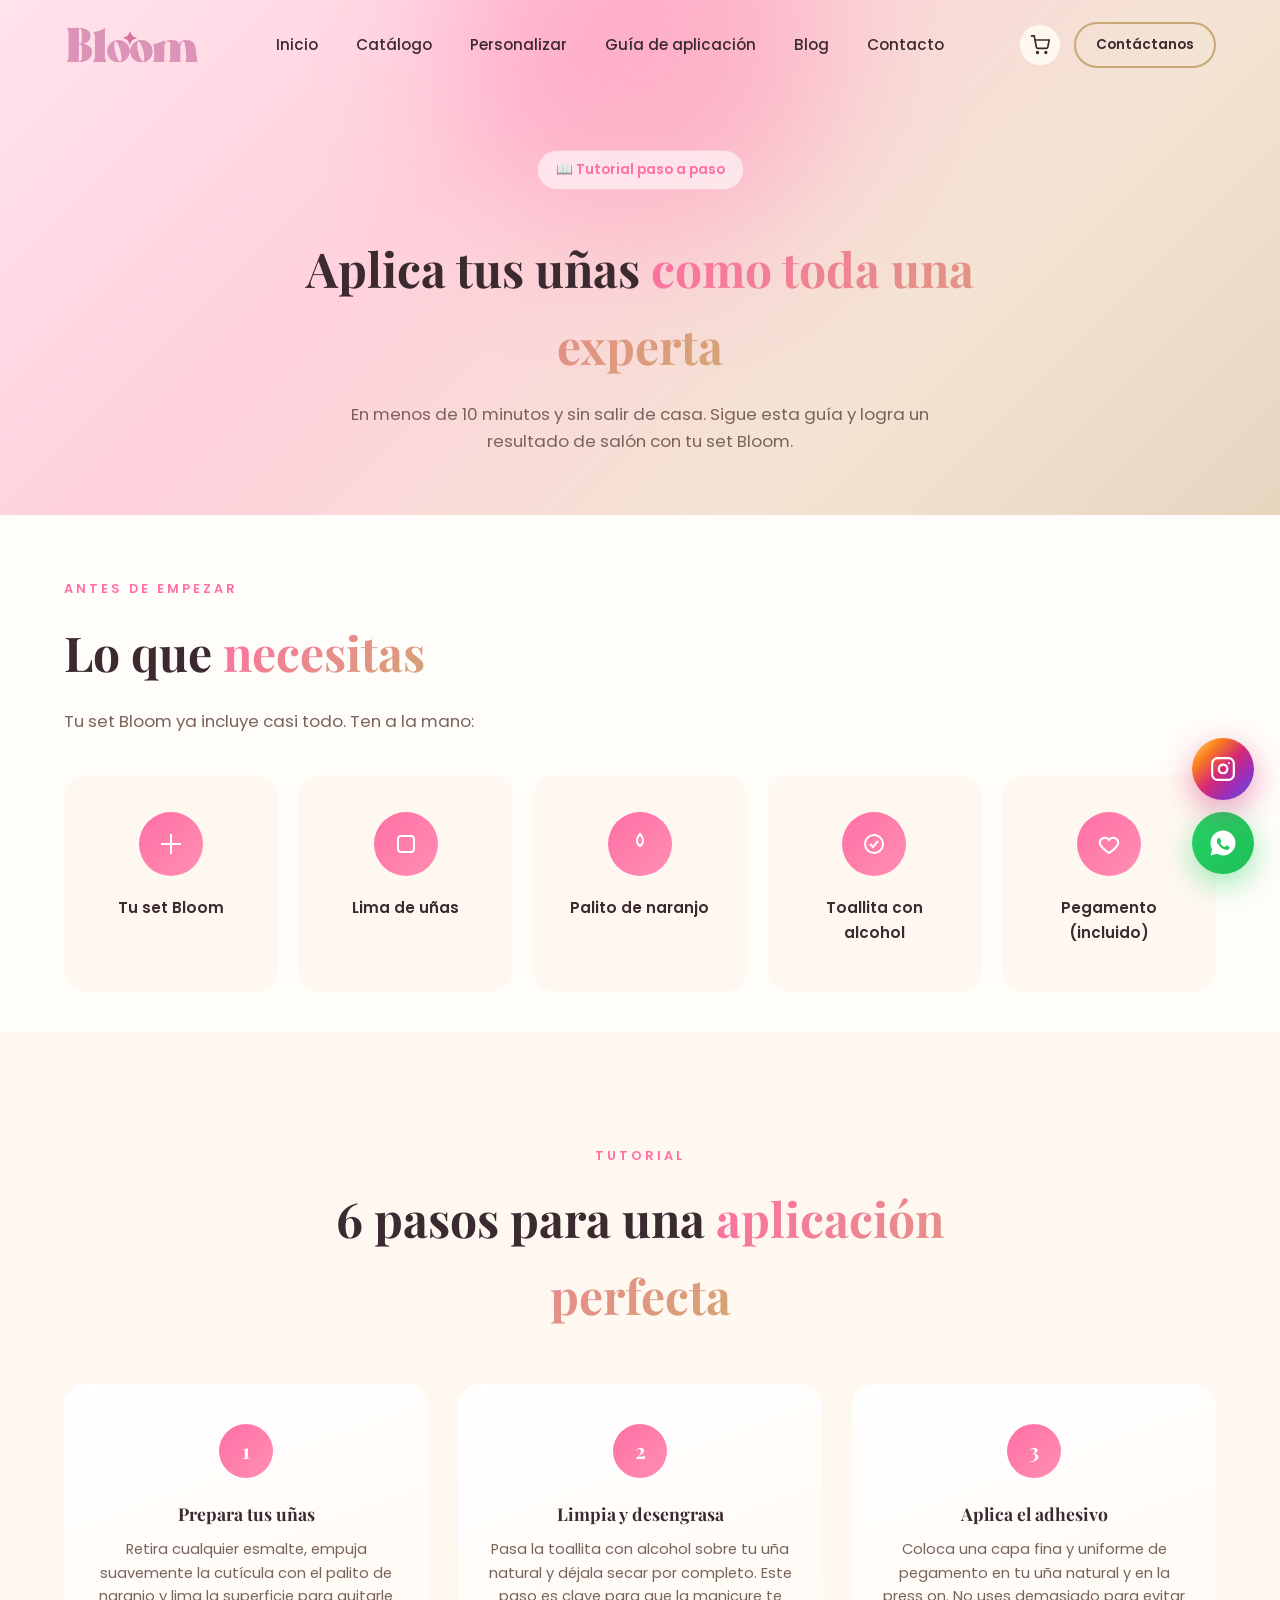
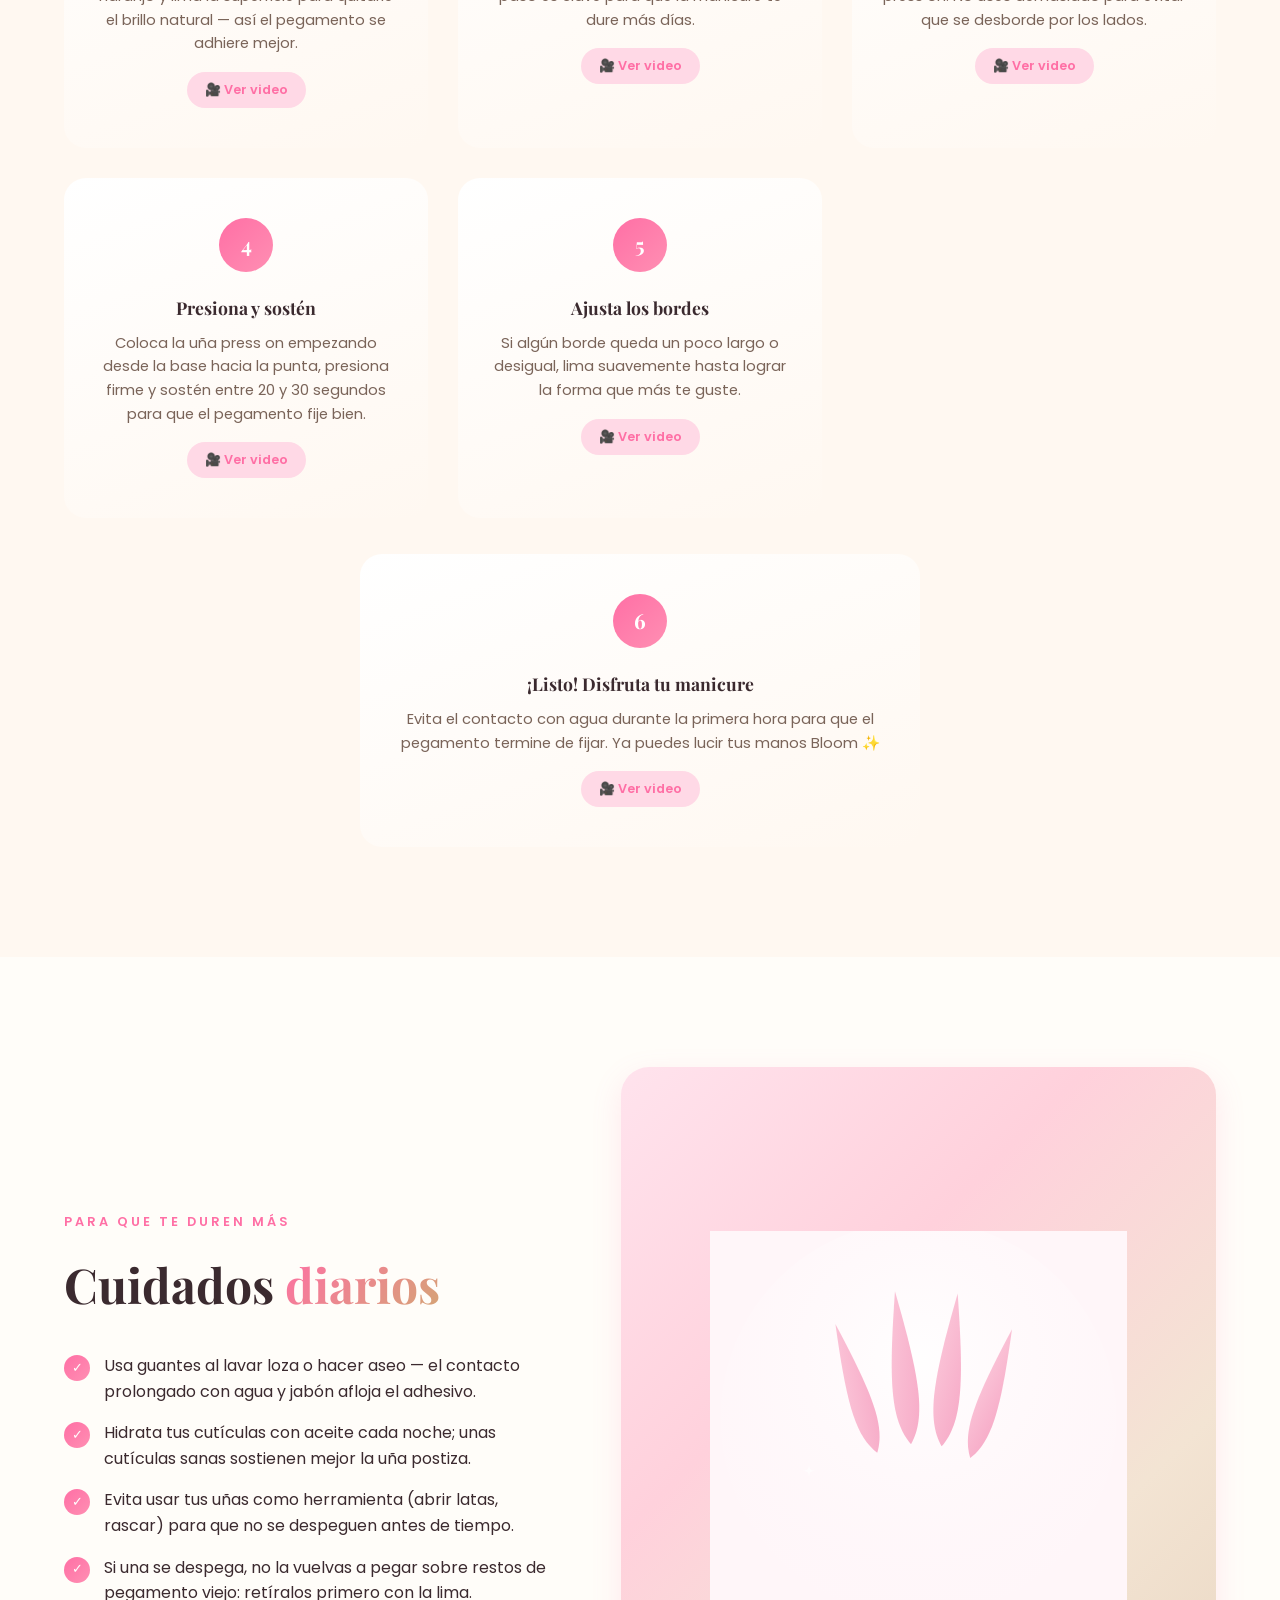
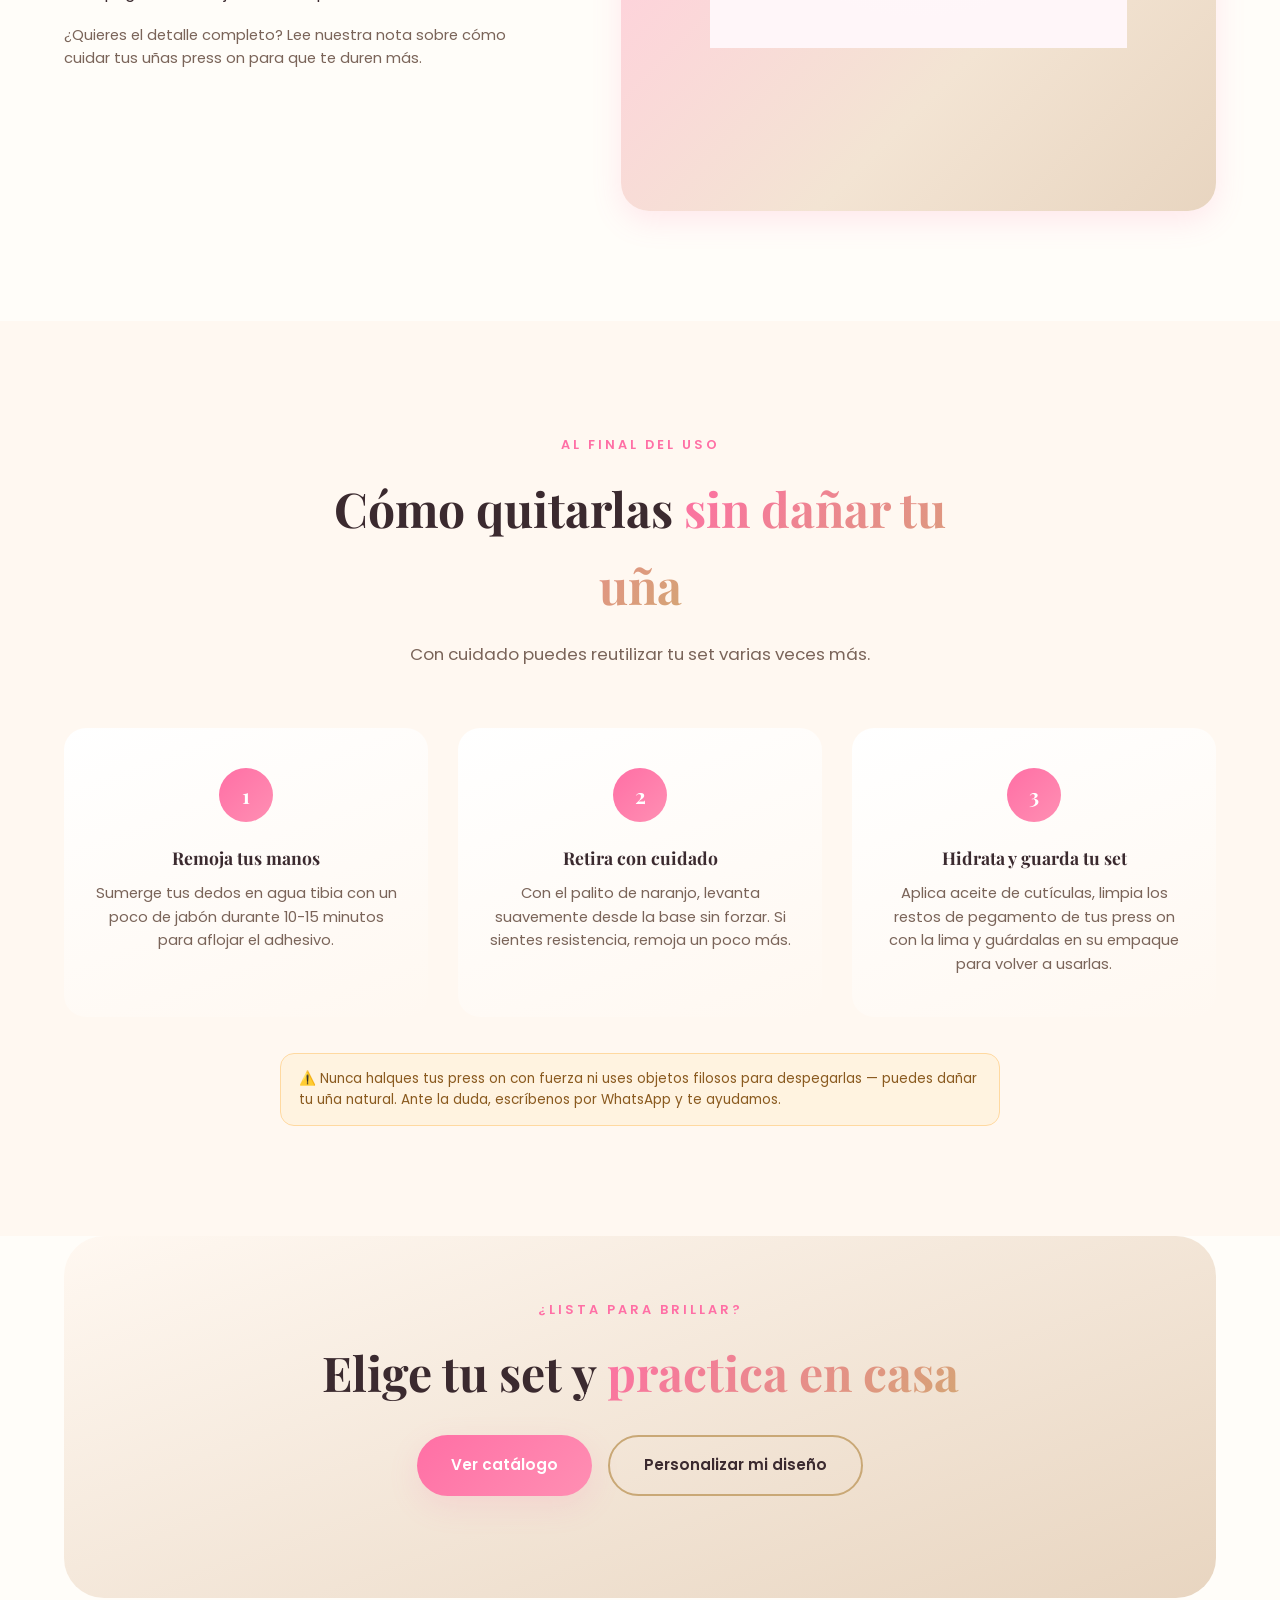
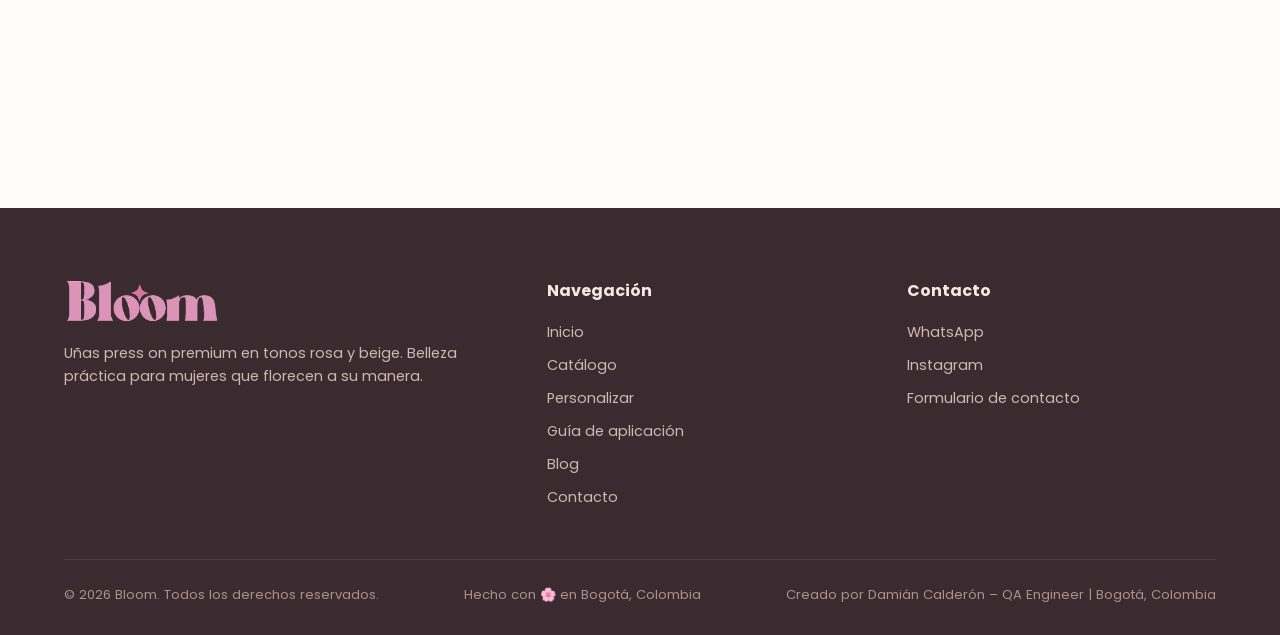
<file: guia.html>
<!DOCTYPE html>
<html lang="es">
<head>
<meta charset="UTF-8">
<meta name="viewport" content="width=device-width, initial-scale=1.0">
<title>Cómo aplicar uñas press on paso a paso | Bloom</title>
<meta name="description" content="Guía paso a paso para aplicar y cuidar tus uñas press on Bloom, y cómo quitarlas sin dañar tu uña natural. Aplícalas tú misma en casa en minutos.">
<link rel="canonical" href="https://bloom-press-on-nails.netlify.app/guia.html">
<meta name="robots" content="index, follow">

<meta property="og:type" content="article">
<meta property="og:site_name" content="Bloom · Uñas Press On">
<meta property="og:locale" content="es_CO">
<meta property="og:url" content="https://bloom-press-on-nails.netlify.app/guia.html">
<meta property="og:title" content="Cómo aplicar uñas press on paso a paso | Bloom">
<meta property="og:description" content="Guía paso a paso para aplicar y cuidar tus uñas press on Bloom, y cómo quitarlas sin dañar tu uña natural.">
<meta property="og:image" content="https://bloom-press-on-nails.netlify.app/assets/img/logo-bloom.png">

<meta name="twitter:card" content="summary_large_image">
<meta name="twitter:title" content="Cómo aplicar uñas press on paso a paso | Bloom">
<meta name="twitter:description" content="Guía paso a paso para aplicar y cuidar tus uñas press on Bloom.">
<meta name="twitter:image" content="https://bloom-press-on-nails.netlify.app/assets/img/logo-bloom.png">

<link rel="icon" type="image/png" href="assets/img/favicon.png?v=2">
<link rel="shortcut icon" type="image/png" href="assets/img/favicon.png?v=2">
<link rel="apple-touch-icon" href="assets/img/favicon.png?v=2">
<link rel="stylesheet" href="css/style.css">
</head>
<body>

  <!-- ================= HEADER ================= -->
  <header class="encabezado fijo" id="encabezado">
    <div class="contenedor nav-barra">
      <a href="index.html" class="logo">
        <img src="assets/img/logo-bloom-header.png" alt="Bloom · Press On Nails" class="logo-img">
      </a>

      <nav class="nav-menu" id="nav-menu">
        <a href="index.html#inicio">Inicio</a>
        <a href="index.html#catalogo">Catálogo</a>
        <a href="personalizar.html">Personalizar</a>
        <a href="guia.html">Guía de aplicación</a>
        <a href="blog.html">Blog</a>
        <a href="index.html#contacto">Contacto</a>
      </nav>

      <div class="nav-acciones">
        <a href="carrito.html" class="carrito-icono-link" aria-label="Ver carrito">
          <svg width="20" height="20" viewBox="0 0 24 24" fill="none" stroke="currentColor" stroke-width="2"><circle cx="9" cy="21" r="1"/><circle cx="19" cy="21" r="1"/><path d="M1 1h4l2.6 13.4a2 2 0 0 0 2 1.6h9.8a2 2 0 0 0 2-1.6L23 6H6"/></svg>
          <span class="carrito-badge">0</span>
        </a>
        <a href="index.html#contacto" class="btn btn-secundario btn-pequeno">Contáctanos</a>
        <button class="menu-hamburguesa" id="menu-hamburguesa" aria-label="Abrir menú">
          <span></span><span></span><span></span>
        </button>
      </div>
    </div>
  </header>

  <!-- ================= HERO GUÍA ================= -->
  <section class="personalizar-hero">
    <div class="contenedor centrado" style="max-width:720px;">
      <span class="hero-etiqueta">📖 Tutorial paso a paso</span>
      <h1 class="seccion-titulo" style="margin-top:16px;">Aplica tus uñas <span>como toda una experta</span></h1>
      <p class="seccion-descripcion centrado">
        En menos de 10 minutos y sin salir de casa. Sigue esta guía y logra un
        resultado de salón con tu set Bloom.
      </p>
    </div>
  </section>

  <!-- ================= QUÉ NECESITAS ================= -->
  <section class="seccion" style="padding-top:60px; padding-bottom:40px;">
    <div class="contenedor">
      <div class="reveal" style="max-width:640px; margin-bottom:10px;">
        <span class="seccion-etiqueta">Antes de empezar</span>
        <h2 class="seccion-titulo">Lo que <span>necesitas</span></h2>
        <p class="seccion-descripcion">Tu set Bloom ya incluye casi todo. Ten a la mano:</p>
      </div>

      <div class="materiales-grid">
        <div class="beneficio-card reveal">
          <div class="beneficio-icono"><svg width="24" height="24" viewBox="0 0 24 24" fill="none" stroke="currentColor" stroke-width="2"><path d="M12 2v20M2 12h20"/></svg></div>
          <h3 style="font-size:0.95rem;">Tu set Bloom</h3>
        </div>
        <div class="beneficio-card reveal reveal-delay-1">
          <div class="beneficio-icono"><svg width="24" height="24" viewBox="0 0 24 24" fill="none" stroke="currentColor" stroke-width="2"><rect x="4" y="4" width="16" height="16" rx="3"/></svg></div>
          <h3 style="font-size:0.95rem;">Lima de uñas</h3>
        </div>
        <div class="beneficio-card reveal reveal-delay-2">
          <div class="beneficio-icono"><svg width="24" height="24" viewBox="0 0 24 24" fill="none" stroke="currentColor" stroke-width="2"><path d="M12 2c-4 4-4 10 0 12 4-2 4-8 0-12z"/></svg></div>
          <h3 style="font-size:0.95rem;">Palito de naranjo</h3>
        </div>
        <div class="beneficio-card reveal reveal-delay-3">
          <div class="beneficio-icono"><svg width="24" height="24" viewBox="0 0 24 24" fill="none" stroke="currentColor" stroke-width="2"><circle cx="12" cy="12" r="9"/><path d="M8 12l3 3 5-6"/></svg></div>
          <h3 style="font-size:0.95rem;">Toallita con alcohol</h3>
        </div>
        <div class="beneficio-card reveal">
          <div class="beneficio-icono"><svg width="24" height="24" viewBox="0 0 24 24" fill="none" stroke="currentColor" stroke-width="2"><path d="M12 21s-7-4.5-9-9a5 5 0 0 1 9-4 5 5 0 0 1 9 4c-2 4.5-9 9-9 9z"/></svg></div>
          <h3 style="font-size:0.95rem;">Pegamento (incluido)</h3>
        </div>
      </div>
    </div>
  </section>

  <!-- ================= PASOS ================= -->
  <section class="seccion" style="background:var(--crema);">
    <div class="contenedor">
      <div class="centrado reveal" style="max-width:640px;">
        <span class="seccion-etiqueta">Tutorial</span>
        <h2 class="seccion-titulo">6 pasos para una <span>aplicación perfecta</span></h2>
      </div>

      <div class="pasos-grid" style="margin-top:50px;">
        <div class="paso-card reveal">
          <div class="paso-numero">1</div>
          <h3>Prepara tus uñas</h3>
          <p>Retira cualquier esmalte, empuja suavemente la cutícula con el palito de naranjo y lima la superficie para quitarle el brillo natural — así el pegamento se adhiere mejor.</p>
          <button type="button" class="paso-video-btn" data-video="assets/video/paso-1.mp4" data-titulo="1. Prepara tus uñas">🎥 Ver video</button>
        </div>
        <div class="paso-card reveal reveal-delay-1">
          <div class="paso-numero">2</div>
          <h3>Limpia y desengrasa</h3>
          <p>Pasa la toallita con alcohol sobre tu uña natural y déjala secar por completo. Este paso es clave para que la manicure te dure más días.</p>
          <button type="button" class="paso-video-btn" data-video="assets/video/paso-2.mp4" data-titulo="2. Limpia y desengrasa">🎥 Ver video</button>
        </div>
        <div class="paso-card reveal reveal-delay-2">
          <div class="paso-numero">3</div>
          <h3>Aplica el adhesivo</h3>
          <p>Coloca una capa fina y uniforme de pegamento en tu uña natural y en la press on. No uses demasiado para evitar que se desborde por los lados.</p>
          <button type="button" class="paso-video-btn" data-video="assets/video/paso-3.mp4" data-titulo="3. Aplica el adhesivo">🎥 Ver video</button>
        </div>
        <div class="paso-card reveal">
          <div class="paso-numero">4</div>
          <h3>Presiona y sostén</h3>
          <p>Coloca la uña press on empezando desde la base hacia la punta, presiona firme y sostén entre 20 y 30 segundos para que el pegamento fije bien.</p>
          <button type="button" class="paso-video-btn" data-video="assets/video/paso-4.mp4" data-titulo="4. Presiona y sostén">🎥 Ver video</button>
        </div>
        <div class="paso-card reveal reveal-delay-1">
          <div class="paso-numero">5</div>
          <h3>Ajusta los bordes</h3>
          <p>Si algún borde queda un poco largo o desigual, lima suavemente hasta lograr la forma que más te guste.</p>
          <button type="button" class="paso-video-btn" data-video="assets/video/paso-5.mp4" data-titulo="5. Ajusta los bordes">🎥 Ver video</button>
        </div>
      </div>

      <div class="paso-card reveal" style="max-width:560px; margin:36px auto 0;">
        <div class="paso-numero">6</div>
        <h3>¡Listo! Disfruta tu manicure</h3>
        <p>Evita el contacto con agua durante la primera hora para que el pegamento termine de fijar. Ya puedes lucir tus manos Bloom ✨</p>
        <button type="button" class="paso-video-btn" data-video="assets/video/paso-6.mp4" data-titulo="6. ¡Listo! Disfruta tu manicure">🎥 Ver video</button>
      </div>
    </div>
  </section>

  <!-- ================= CUIDADOS ================= -->
  <section class="seccion" id="nosotros">
    <div class="contenedor nosotros-grid">
      <div class="reveal">
        <span class="seccion-etiqueta">Para que te duren más</span>
        <h2 class="seccion-titulo">Cuidados <span>diarios</span></h2>
        <div class="nosotros-lista">
          <div class="nosotros-item">
            <span class="nosotros-check">✓</span>
            <p>Usa guantes al lavar loza o hacer aseo — el contacto prolongado con agua y jabón afloja el adhesivo.</p>
          </div>
          <div class="nosotros-item">
            <span class="nosotros-check">✓</span>
            <p>Hidrata tus cutículas con aceite cada noche; unas cutículas sanas sostienen mejor la uña postiza.</p>
          </div>
          <div class="nosotros-item">
            <span class="nosotros-check">✓</span>
            <p>Evita usar tus uñas como herramienta (abrir latas, rascar) para que no se despeguen antes de tiempo.</p>
          </div>
          <div class="nosotros-item">
            <span class="nosotros-check">✓</span>
            <p>Si una se despega, no la vuelvas a pegar sobre restos de pegamento viejo: retíralos primero con la lima.</p>
          </div>
        </div>
        <p style="margin-top:18px; font-size:0.92rem; color:var(--texto-suave);">
          ¿Quieres el detalle completo? Lee nuestra nota sobre
          <a href="blog-cuidado-unas-press-on.html">cómo cuidar tus uñas press on para que te duren más</a>.
        </p>
      </div>
      <div class="nosotros-visual reveal reveal-delay-1">
        <img src="assets/img/producto-5.svg" alt="Cuidado de uñas Bloom">
      </div>
    </div>
  </section>

  <!-- ================= CÓMO QUITARLAS ================= -->
  <section class="seccion" style="background:var(--crema);">
    <div class="contenedor">
      <div class="centrado reveal" style="max-width:640px; margin-bottom:20px;">
        <span class="seccion-etiqueta">Al final del uso</span>
        <h2 class="seccion-titulo">Cómo quitarlas <span>sin dañar tu uña</span></h2>
        <p class="seccion-descripcion centrado">Con cuidado puedes reutilizar tu set varias veces más.</p>
      </div>

      <div class="pasos-grid">
        <div class="paso-card reveal">
          <div class="paso-numero">1</div>
          <h3>Remoja tus manos</h3>
          <p>Sumerge tus dedos en agua tibia con un poco de jabón durante 10-15 minutos para aflojar el adhesivo.</p>
        </div>
        <div class="paso-card reveal reveal-delay-1">
          <div class="paso-numero">2</div>
          <h3>Retira con cuidado</h3>
          <p>Con el palito de naranjo, levanta suavemente desde la base sin forzar. Si sientes resistencia, remoja un poco más.</p>
        </div>
        <div class="paso-card reveal reveal-delay-2">
          <div class="paso-numero">3</div>
          <h3>Hidrata y guarda tu set</h3>
          <p>Aplica aceite de cutículas, limpia los restos de pegamento de tus press on con la lima y guárdalas en su empaque para volver a usarlas.</p>
        </div>
      </div>

      <div class="aviso-caja reveal" style="max-width:720px; margin:36px auto 0;">
        ⚠️ Nunca halques tus press on con fuerza ni uses objetos filosos para despegarlas — puedes dañar tu uña natural. Ante la duda, escríbenos por WhatsApp y te ayudamos.
      </div>
    </div>
  </section>

  <!-- ================= CTA FINAL ================= -->
  <section class="seccion" style="padding-top:0;">
    <div class="contenedor">
      <div class="contacto-seccion reveal" style="padding:60px; margin:0; text-align:center;">
        <span class="seccion-etiqueta">¿Lista para brillar?</span>
        <h2 class="seccion-titulo" style="margin-bottom:24px;">Elige tu set y <span>practica en casa</span></h2>
        <div class="hero-acciones" style="justify-content:center;">
          <a href="index.html#catalogo" class="btn btn-primario">Ver catálogo</a>
          <a href="personalizar.html" class="btn btn-secundario">Personalizar mi diseño</a>
        </div>
      </div>
    </div>
  </section>

  <!-- ================= FOOTER ================= -->
  <footer class="pie-pagina">
    <div class="contenedor">
      <div class="pie-grid">
        <div>
          <img src="assets/img/logo-bloom-header.png" alt="Bloom · Press On Nails" class="pie-logo-img">
          <p>Uñas press on premium en tonos rosa y beige. Belleza práctica para mujeres que florecen a su manera.</p>
        </div>
        <div>
          <h4>Navegación</h4>
          <div class="pie-enlaces">
            <a href="index.html#inicio">Inicio</a>
            <a href="index.html#catalogo">Catálogo</a>
            <a href="personalizar.html">Personalizar</a>
            <a href="guia.html">Guía de aplicación</a>
            <a href="blog.html">Blog</a>
            <a href="index.html#contacto">Contacto</a>
          </div>
        </div>
        <div>
          <h4>Contacto</h4>
          <div class="pie-enlaces">
            <a href="#" id="enlace-whatsapp-pie" target="_blank" rel="noopener">WhatsApp</a>
            <a href="#" id="enlace-instagram-pie" target="_blank" rel="noopener">Instagram</a>
            <a href="index.html#contacto">Formulario de contacto</a>
          </div>
        </div>
      </div>
      <div class="pie-inferior">
        <span>© <span id="anio-actual"></span> Bloom. Todos los derechos reservados.</span>
        <span>Hecho con 🌸 en Bogotá, Colombia</span>
        <span>Creado por <a href="https://damian-calderon-qa.netlify.app/" target="_blank" rel="noopener">Damián Calderón – QA Engineer | Bogotá, Colombia</a></span>
      </div>
    </div>
  </footer>

  <!-- WhatsApp flotante -->
  <a href="#" id="whatsapp-flotante" class="whatsapp-flotante" target="_blank" rel="noopener" aria-label="Escríbenos por WhatsApp">
    <svg width="30" height="30" viewBox="0 0 24 24" fill="currentColor"><path d="M12 2C6.48 2 2 6.48 2 12c0 1.85.5 3.58 1.36 5.07L2 22l5.06-1.33A9.94 9.94 0 0 0 12 22c5.52 0 10-4.48 10-10S17.52 2 12 2zm5.2 14.2c-.22.62-1.28 1.18-1.76 1.24-.45.06-.98.09-1.58-.1-.36-.11-.83-.27-1.42-.53-2.5-1.08-4.13-3.6-4.26-3.77-.12-.17-1.02-1.36-1.02-2.6 0-1.23.65-1.84.88-2.09.22-.25.5-.31.66-.31.17 0 .33 0 .48.01.15.01.36-.06.56.43.22.53.74 1.83.8 1.96.06.13.1.28.02.45-.08.17-.12.28-.24.43-.12.15-.26.33-.37.44-.12.12-.25.25-.11.5.14.25.62 1.03 1.34 1.67.92.82 1.7 1.08 1.95 1.2.25.12.4.1.55-.06.15-.17.63-.73.8-.98.17-.25.34-.2.56-.12.23.08 1.46.69 1.71.81.25.12.42.18.48.29.06.11.06.61-.16 1.23z"/></svg>
  </a>

  <!-- Instagram flotante (chat directo) -->
  <a href="#" id="instagram-flotante" class="instagram-flotante" target="_blank" rel="noopener" aria-label="Escríbenos por Instagram">
    <svg width="26" height="26" viewBox="0 0 24 24" fill="none" stroke="currentColor" stroke-width="2" stroke-linecap="round" stroke-linejoin="round"><rect x="2" y="2" width="20" height="20" rx="5" ry="5"/><path d="M16 11.37A4 4 0 1 1 12.63 8 4 4 0 0 1 16 11.37z"/><line x1="17.5" y1="6.5" x2="17.5" y2="6.5"/></svg>
  </a>

  <!-- ================= MODAL: VIDEO DE UN PASO ================= -->
  <div class="modal-overlay" id="modal-video-overlay" style="display:none;">
    <div class="modal-video">
      <button type="button" class="modal-cerrar" id="modal-video-cerrar" aria-label="Cerrar">✕</button>
      <h3 id="modal-video-titulo"></h3>
      <video id="modal-video-player" controls playsinline style="display:none;"></video>

      <div class="modal-video-aviso" id="modal-video-aviso" style="display:none;">
        🎬 El video de este paso todavía no se ha agregado.<br>
        <span>Muy pronto vas a poder verlo aquí.</span>
      </div>
    </div>
  </div>

  <script src="js/main.js"></script>
  <script src="js/carrito.js"></script>
  <script src="js/guia.js"></script>
  <script>
    document.addEventListener("DOMContentLoaded", () => {
      if (window.bloomObservarReveal) window.bloomObservarReveal();
      const texto = encodeURIComponent("¡Hola Bloom! ✨ Tengo una duda sobre cómo aplicar mis uñas.");
      const url = `https://wa.me/${window.BLOOM_WHATSAPP_NUMERO}?text=${texto}`;
      const b = document.getElementById("enlace-whatsapp-pie");
      if (b) b.href = url;
    });
  </script>
</body>
</html>
</file>
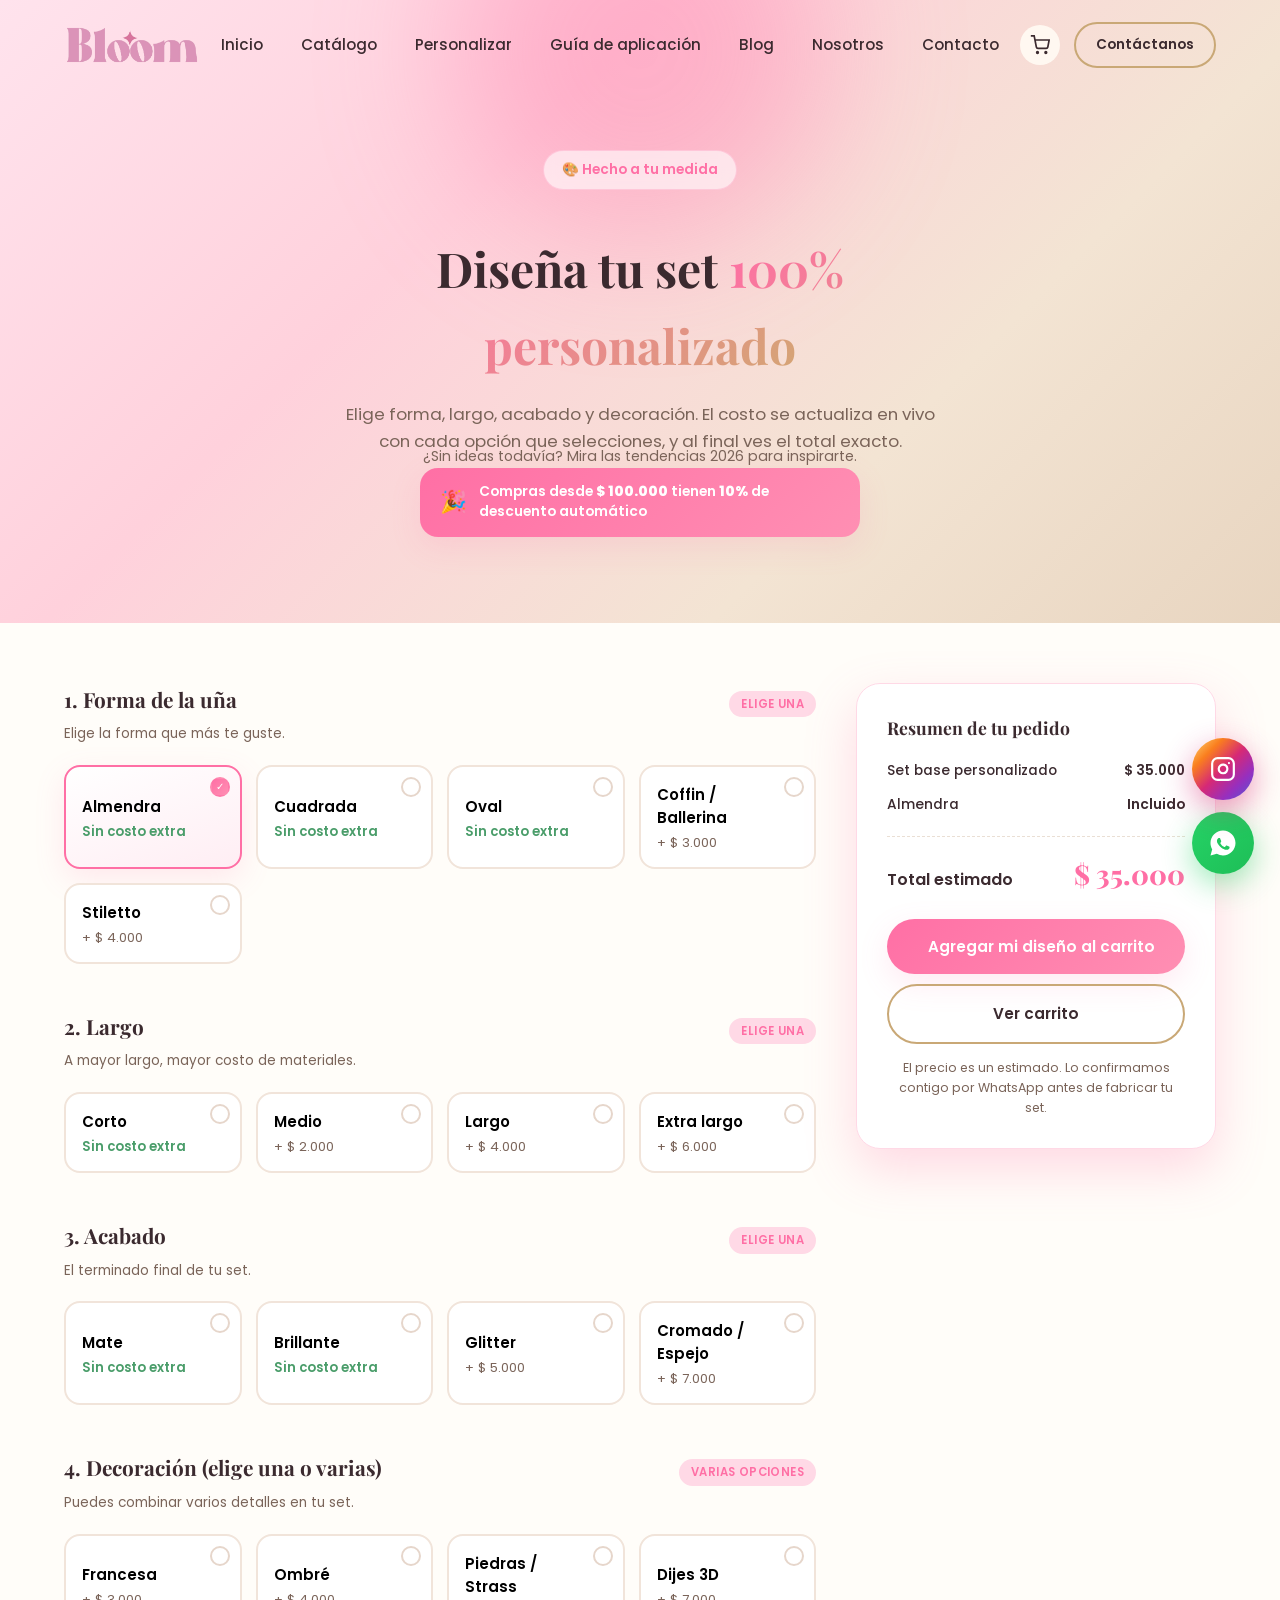
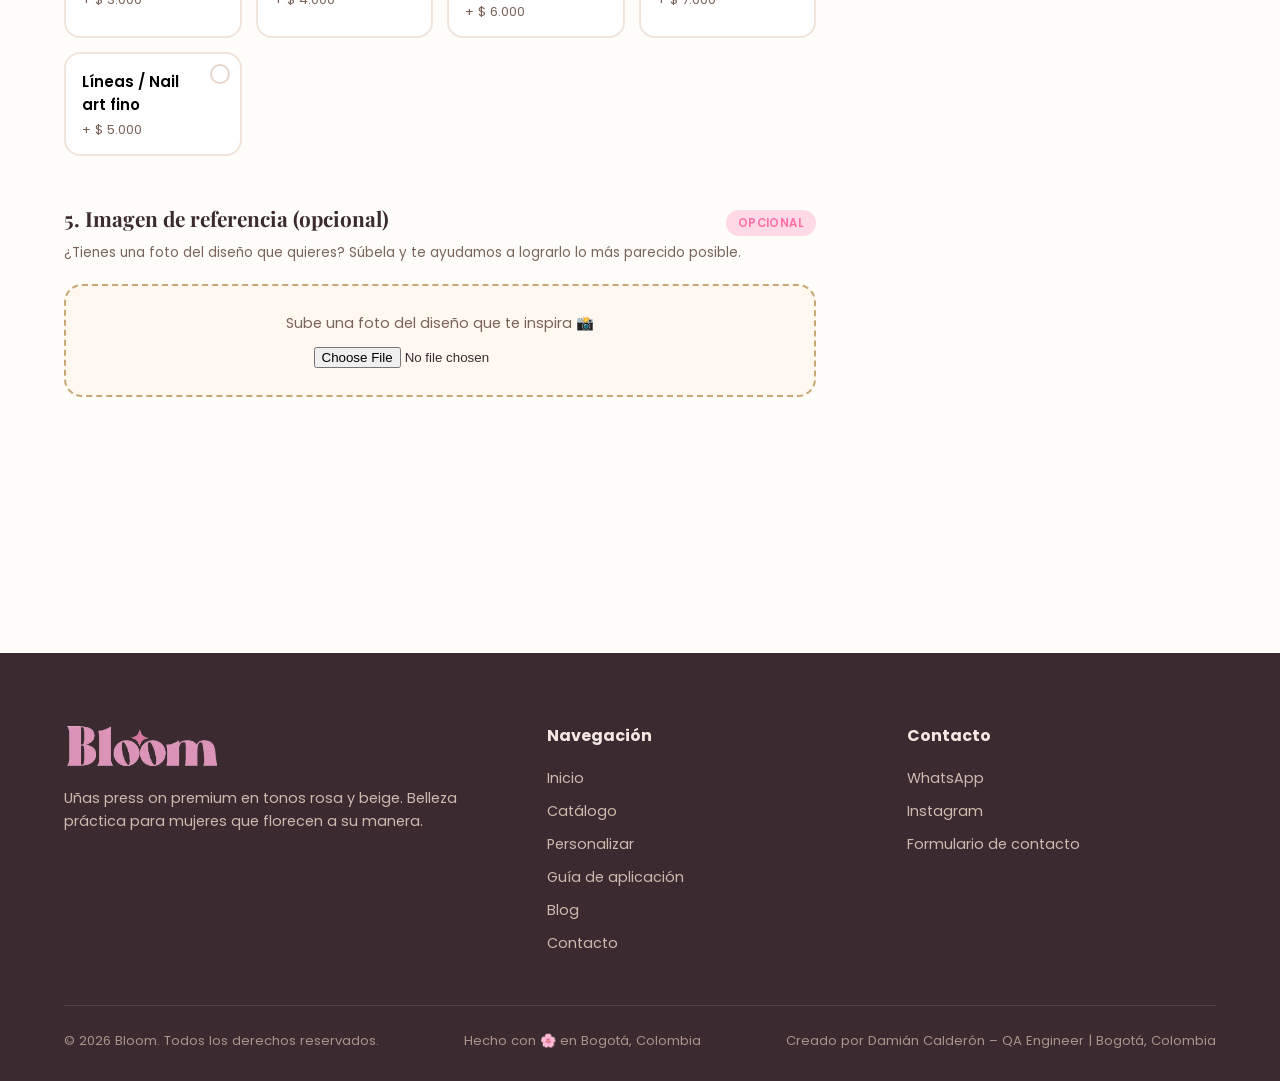
<file: personalizar.html>
<!DOCTYPE html>
<html lang="es">
<head>
<meta charset="UTF-8">
<meta name="viewport" content="width=device-width, initial-scale=1.0">
<title>Personaliza tu diseño de uñas press on | Bloom</title>
<meta name="description" content="Diseña tu set de uñas press on a tu manera: elige forma, largo, acabado y decoración, y mira el costo total en tiempo real. Envíos a toda Colombia.">
<link rel="canonical" href="https://bloom-press-on-nails.netlify.app/personalizar.html">
<meta name="robots" content="index, follow">

<meta property="og:type" content="website">
<meta property="og:site_name" content="Bloom · Uñas Press On">
<meta property="og:locale" content="es_CO">
<meta property="og:url" content="https://bloom-press-on-nails.netlify.app/personalizar.html">
<meta property="og:title" content="Personaliza tu diseño de uñas press on | Bloom">
<meta property="og:description" content="Diseña tu set de uñas press on a tu manera: elige forma, largo, acabado y decoración, y mira el costo total en tiempo real.">
<meta property="og:image" content="https://bloom-press-on-nails.netlify.app/assets/img/logo-bloom.png">

<meta name="twitter:card" content="summary_large_image">
<meta name="twitter:title" content="Personaliza tu diseño de uñas press on | Bloom">
<meta name="twitter:description" content="Diseña tu set de uñas press on a tu manera: forma, largo, acabado y decoración.">
<meta name="twitter:image" content="https://bloom-press-on-nails.netlify.app/assets/img/logo-bloom.png">

<link rel="icon" type="image/png" href="assets/img/favicon.png?v=2">
<link rel="shortcut icon" type="image/png" href="assets/img/favicon.png?v=2">
<link rel="apple-touch-icon" href="assets/img/favicon.png?v=2">
<link rel="stylesheet" href="css/style.css">
</head>
<body>

  <!-- ================= HEADER ================= -->
  <header class="encabezado fijo" id="encabezado">
    <div class="contenedor nav-barra">
      <a href="index.html" class="logo">
        <img src="assets/img/logo-bloom-header.png" alt="Bloom · Press On Nails" class="logo-img">
      </a>

      <nav class="nav-menu" id="nav-menu">
        <a href="index.html#inicio">Inicio</a>
        <a href="index.html#catalogo">Catálogo</a>
        <a href="personalizar.html">Personalizar</a>
        <a href="guia.html">Guía de aplicación</a>
        <a href="blog.html">Blog</a>
        <a href="index.html#nosotros">Nosotros</a>
        <a href="index.html#contacto">Contacto</a>
      </nav>

      <div class="nav-acciones">
        <a href="carrito.html" class="carrito-icono-link" aria-label="Ver carrito">
          <svg width="20" height="20" viewBox="0 0 24 24" fill="none" stroke="currentColor" stroke-width="2"><circle cx="9" cy="21" r="1"/><circle cx="19" cy="21" r="1"/><path d="M1 1h4l2.6 13.4a2 2 0 0 0 2 1.6h9.8a2 2 0 0 0 2-1.6L23 6H6"/></svg>
          <span class="carrito-badge">0</span>
        </a>
        <a href="index.html#contacto" class="btn btn-secundario btn-pequeno">Contáctanos</a>
        <button class="menu-hamburguesa" id="menu-hamburguesa" aria-label="Abrir menú">
          <span></span><span></span><span></span>
        </button>
      </div>
    </div>
  </header>

  <!-- ================= HERO PERSONALIZADOR ================= -->
  <section class="personalizar-hero">
    <div class="contenedor centrado" style="max-width:700px;">
      <span class="hero-etiqueta">🎨 Hecho a tu medida</span>
      <h1 class="seccion-titulo" style="margin-top:16px;">Diseña tu set <span>100% personalizado</span></h1>
      <p class="seccion-descripcion centrado">
        Elige forma, largo, acabado y decoración. El costo se actualiza en vivo
        con cada opción que selecciones, y al final ves el total exacto.
      </p>
      <p class="seccion-descripcion centrado" style="margin-top:-10px; font-size:0.88rem;">
        ¿Sin ideas todavía? Mira las <a href="blog-tendencias-unas-2026.html">tendencias 2026</a> para inspirarte.
      </p>
      <div class="promo-banda-envoltorio">
        <div class="promo-banda">
          <span class="promo-banda-icono">🎉</span>
          <span class="promo-banda-texto">Compras desde <strong id="promo-monto-minimo">$100.000</strong> tienen <strong id="promo-porcentaje">10%</strong> de descuento automático</span>
        </div>
      </div>
    </div>
  </section>

  <!-- ================= CONFIGURADOR ================= -->
  <section class="seccion" style="padding-top:60px;">
    <div class="contenedor configurador-layout">

      <!-- Columna de opciones -->
      <div>
        <div id="categorias-personalizador"><!-- se llena con JS --></div>

        <!-- Imagen de referencia -->
        <div class="categoria-bloque reveal">
          <div class="categoria-encabezado">
            <h3 class="categoria-titulo">5. Imagen de referencia (opcional)</h3>
            <span class="categoria-tipo-tag">Opcional</span>
          </div>
          <p class="categoria-ayuda">¿Tienes una foto del diseño que quieres? Súbela y te ayudamos a lograrlo lo más parecido posible.</p>

          <div class="subir-imagen-caja" id="caja-imagen-referencia">
            <p style="color:var(--texto-suave); font-size:0.9rem;">Sube una foto del diseño que te inspira 📸</p>
            <input type="file" id="campo-imagen-referencia" accept="image/*">
            <div id="preview-imagen-referencia"></div>
          </div>
        </div>
      </div>

      <!-- Columna resumen -->
      <aside class="resumen-panel reveal">
        <h3>Resumen de tu pedido</h3>
        <div class="resumen-imagen-chip" id="resumen-imagen-chip" style="display:none;">
          🖼️ Imagen de referencia adjunta
        </div>
        <div class="resumen-lista" id="resumen-lista"></div>
        <hr class="resumen-divisor">
        <div class="resumen-total-fila">
          <span>Total estimado</span>
          <span class="resumen-total-valor" id="resumen-total-valor">$0</span>
        </div>
        <button type="button" class="btn btn-primario" id="btn-pedir-personalizado" style="width:100%; justify-content:center;">
          <svg width="16" height="16" viewBox="0 0 24 24" fill="none" stroke="currentColor" stroke-width="2"><circle cx="9" cy="21" r="1"/><circle cx="19" cy="21" r="1"/><path d="M1 1h4l2.6 13.4a2 2 0 0 0 2 1.6h9.8a2 2 0 0 0 2-1.6L23 6H6"/></svg>
          Agregar mi diseño al carrito
        </button>
        <a href="carrito.html" class="btn btn-secundario" style="width:100%; justify-content:center; margin-top:10px;">Ver carrito</a>
        <p style="font-size:0.78rem; color:var(--texto-suave); margin-top:14px; text-align:center;">
          El precio es un estimado. Lo confirmamos contigo por WhatsApp antes de fabricar tu set.
        </p>
      </aside>

    </div>
  </section>

  <!-- ================= FOOTER ================= -->
  <footer class="pie-pagina">
    <div class="contenedor">
      <div class="pie-grid">
        <div>
          <img src="assets/img/logo-bloom-header.png" alt="Bloom · Press On Nails" class="pie-logo-img">
          <p>Uñas press on premium en tonos rosa y beige. Belleza práctica para mujeres que florecen a su manera.</p>
        </div>
        <div>
          <h4>Navegación</h4>
          <div class="pie-enlaces">
            <a href="index.html#inicio">Inicio</a>
            <a href="index.html#catalogo">Catálogo</a>
            <a href="personalizar.html">Personalizar</a>
            <a href="guia.html">Guía de aplicación</a>
            <a href="blog.html">Blog</a>
            <a href="index.html#contacto">Contacto</a>
          </div>
        </div>
        <div>
          <h4>Contacto</h4>
          <div class="pie-enlaces">
            <a href="#" id="enlace-whatsapp-pie" target="_blank" rel="noopener">WhatsApp</a>
            <a href="#" id="enlace-instagram-pie" target="_blank" rel="noopener">Instagram</a>
            <a href="index.html#contacto">Formulario de contacto</a>
          </div>
        </div>
      </div>
      <div class="pie-inferior">
        <span>© <span id="anio-actual"></span> Bloom. Todos los derechos reservados.</span>
        <span>Hecho con 🌸 en Bogotá, Colombia</span>
        <span>Creado por <a href="https://damian-calderon-qa.netlify.app/" target="_blank" rel="noopener">Damián Calderón – QA Engineer | Bogotá, Colombia</a></span>
      </div>
    </div>
  </footer>

  <!-- WhatsApp flotante -->
  <a href="#" id="whatsapp-flotante" class="whatsapp-flotante" target="_blank" rel="noopener" aria-label="Escríbenos por WhatsApp">
    <svg width="30" height="30" viewBox="0 0 24 24" fill="currentColor"><path d="M12 2C6.48 2 2 6.48 2 12c0 1.85.5 3.58 1.36 5.07L2 22l5.06-1.33A9.94 9.94 0 0 0 12 22c5.52 0 10-4.48 10-10S17.52 2 12 2zm5.2 14.2c-.22.62-1.28 1.18-1.76 1.24-.45.06-.98.09-1.58-.1-.36-.11-.83-.27-1.42-.53-2.5-1.08-4.13-3.6-4.26-3.77-.12-.17-1.02-1.36-1.02-2.6 0-1.23.65-1.84.88-2.09.22-.25.5-.31.66-.31.17 0 .33 0 .48.01.15.01.36-.06.56.43.22.53.74 1.83.8 1.96.06.13.1.28.02.45-.08.17-.12.28-.24.43-.12.15-.26.33-.37.44-.12.12-.25.25-.11.5.14.25.62 1.03 1.34 1.67.92.82 1.7 1.08 1.95 1.2.25.12.4.1.55-.06.15-.17.63-.73.8-.98.17-.25.34-.2.56-.12.23.08 1.46.69 1.71.81.25.12.42.18.48.29.06.11.06.61-.16 1.23z"/></svg>
  </a>

  <!-- Instagram flotante (chat directo) -->
  <a href="#" id="instagram-flotante" class="instagram-flotante" target="_blank" rel="noopener" aria-label="Escríbenos por Instagram">
    <svg width="26" height="26" viewBox="0 0 24 24" fill="none" stroke="currentColor" stroke-width="2" stroke-linecap="round" stroke-linejoin="round"><rect x="2" y="2" width="20" height="20" rx="5" ry="5"/><path d="M16 11.37A4 4 0 1 1 12.63 8 4 4 0 0 1 16 11.37z"/><line x1="17.5" y1="6.5" x2="17.5" y2="6.5"/></svg>
  </a>

  <script src="js/main.js"></script>
  <script src="js/carrito.js"></script>
  <script src="js/personalizar-data.js"></script>
  <script src="js/catalogo.js"></script>
  <script src="js/personalizar.js"></script>
  <script>
    document.addEventListener("DOMContentLoaded", () => {
      const texto = encodeURIComponent("¡Hola Bloom! ✨ Quiero conocer más sobre las uñas press on.");
      const url = `https://wa.me/${window.BLOOM_WHATSAPP_NUMERO}?text=${texto}`;
      const b = document.getElementById("enlace-whatsapp-pie");
      if (b) b.href = url;
    });
  </script>
</body>
</html>
</file>
<file: css/style.css>
/* =========================================================
   BLOOM · Uñas Press On — Hoja de estilos principal
   Paleta: rosa + beige, estética futurista/dinámica
   ========================================================= */

@import url('https://fonts.googleapis.com/css2?family=Playfair+Display:wght@600;700;800&family=Poppins:wght@300;400;500;600;700&display=swap');

:root {
  /* Paleta principal */
  --rosa-fuerte: #FF6FA5;
  --rosa: #FF8FB3;
  --rosa-claro: #FFB6C9;
  --rosa-pastel: #FFD9E6;
  --beige-oscuro: #C9A876;
  --beige: #D4B996;
  --beige-claro: #E8D5C0;
  --crema: #FFF8F1;
  --blanco: #FFFDF9;
  --texto-oscuro: #3B2A2F;
  --texto-suave: #7A6459;
  --oro-rosa: #D4A574;

  /* Gradientes */
  --grad-hero: linear-gradient(135deg, #FFE3ED 0%, #FFD1DC 35%, #F3E4D3 70%, #E8D5C0 100%);
  --grad-boton: linear-gradient(135deg, #FF6FA5 0%, #FF8FB3 100%);
  --grad-texto: linear-gradient(135deg, #FF6FA5 0%, #D4A574 100%);

  --sombra-suave: 0 10px 30px rgba(255, 111, 165, 0.15);
  --sombra-fuerte: 0 20px 50px rgba(255, 111, 165, 0.25);
  --radio: 22px;
  --transicion: 0.35s cubic-bezier(0.22, 1, 0.36, 1);
}

* { margin: 0; padding: 0; box-sizing: border-box; }

html { scroll-behavior: smooth; }

body {
  font-family: 'Poppins', sans-serif;
  color: var(--texto-oscuro);
  background: var(--blanco);
  overflow-x: hidden;
  line-height: 1.6;
}

h1, h2, h3, .fuente-display {
  font-family: 'Playfair Display', serif;
}

a { text-decoration: none; color: inherit; }
ul { list-style: none; }
img { max-width: 100%; display: block; }
button { font-family: inherit; cursor: pointer; border: none; background: none; }

.contenedor {
  max-width: 1200px;
  margin: 0 auto;
  padding: 0 24px;
}

.seccion { padding: 110px 0; position: relative; }
.seccion-etiqueta {
  display: inline-block;
  font-size: 0.8rem;
  letter-spacing: 3px;
  text-transform: uppercase;
  color: var(--rosa-fuerte);
  font-weight: 600;
  margin-bottom: 14px;
}
.seccion-titulo {
  font-size: clamp(2rem, 4vw, 3rem);
  font-weight: 700;
  margin-bottom: 18px;
  color: var(--texto-oscuro);
}
.seccion-titulo span {
  background: var(--grad-texto);
  -webkit-background-clip: text;
  background-clip: text;
  color: transparent;
}
.seccion-descripcion {
  max-width: 620px;
  color: var(--texto-suave);
  font-size: 1.05rem;
}
.centrado { text-align: center; margin-left: auto; margin-right: auto; }

/* Animación de aparición al hacer scroll */
.reveal {
  opacity: 0;
  transform: translateY(40px);
  transition: opacity 0.8s ease, transform 0.8s ease;
}
.reveal.visible { opacity: 1; transform: translateY(0); }
.reveal-delay-1.visible { transition-delay: 0.1s; }
.reveal-delay-2.visible { transition-delay: 0.2s; }
.reveal-delay-3.visible { transition-delay: 0.3s; }

/* Botones */
.btn {
  display: inline-flex;
  align-items: center;
  gap: 10px;
  padding: 16px 34px;
  border-radius: 50px;
  font-weight: 600;
  font-size: 0.95rem;
  transition: var(--transicion);
  white-space: nowrap;
}
.btn-primario {
  background: var(--grad-boton);
  color: #fff;
  box-shadow: var(--sombra-suave);
}
.btn-primario:hover {
  transform: translateY(-4px) scale(1.03);
  box-shadow: var(--sombra-fuerte);
}
.btn-secundario {
  background: transparent;
  border: 2px solid var(--beige-oscuro);
  color: var(--texto-oscuro);
}
.btn-secundario:hover {
  background: var(--beige-claro);
  border-color: var(--rosa);
  transform: translateY(-3px);
}
.btn-whatsapp {
  background: linear-gradient(135deg, #25D366, #1EBE57);
  color: #fff;
  box-shadow: 0 10px 25px rgba(37, 211, 102, 0.35);
}
.btn-whatsapp:hover { transform: translateY(-4px) scale(1.03); }
.btn-pequeno { padding: 10px 20px; font-size: 0.85rem; border-radius: 40px; }

/* =========================== HEADER =========================== */
.encabezado {
  position: fixed;
  top: 0; left: 0; right: 0;
  z-index: 1000;
  padding: 22px 0;
  transition: var(--transicion);
}
.encabezado.fijo {
  padding: 14px 0;
  background: rgba(255, 253, 249, 0.75);
  backdrop-filter: blur(16px);
  -webkit-backdrop-filter: blur(16px);
  box-shadow: 0 4px 24px rgba(59, 42, 47, 0.06);
}
.nav-barra {
  display: flex;
  align-items: center;
  justify-content: space-between;
  gap: 20px;
}
.logo {
  display: flex;
  align-items: center;
  gap: 10px;
  font-family: 'Playfair Display', serif;
  font-weight: 800;
  font-size: 1.6rem;
  color: var(--texto-oscuro);
}
.logo-icono {
  width: 38px; height: 38px;
  display: grid; place-items: center;
  border-radius: 50%;
  background: var(--grad-boton);
  color: #fff;
  animation: girar-suave 8s linear infinite;
}
@keyframes girar-suave {
  0%, 100% { transform: rotate(0deg); }
  50% { transform: rotate(15deg); }
}
.logo span { background: var(--grad-texto); -webkit-background-clip: text; background-clip: text; color: transparent; }
.logo-img {
  height: 40px;
  width: auto;
  display: block;
  transition: var(--transicion);
}
@media (max-width: 720px) {
  .logo-img { height: 34px; }
}

.nav-menu { display: flex; align-items: center; gap: 38px; }
.nav-menu a {
  font-size: 0.95rem;
  font-weight: 500;
  position: relative;
  padding: 4px 0;
}
.nav-menu a::after {
  content: "";
  position: absolute;
  left: 0; bottom: -2px;
  width: 0; height: 2px;
  background: var(--grad-boton);
  transition: width 0.3s ease;
}
.nav-menu a:hover::after { width: 100%; }

.nav-acciones { display: flex; align-items: center; gap: 14px; }

.carrito-icono-link {
  position: relative;
  width: 40px; height: 40px;
  display: grid; place-items: center;
  border-radius: 50%;
  background: var(--crema);
  color: var(--texto-oscuro);
  transition: var(--transicion);
  flex-shrink: 0;
}
.carrito-icono-link:hover { background: var(--rosa-pastel); color: var(--rosa-fuerte); transform: translateY(-2px); }
.carrito-badge {
  position: absolute;
  top: -4px; right: -4px;
  min-width: 18px; height: 18px;
  padding: 0 4px;
  border-radius: 50%;
  background: var(--grad-boton);
  color: #fff;
  font-size: 0.68rem;
  font-weight: 700;
  display: none;
  align-items: center;
  justify-content: center;
}

.menu-hamburguesa {
  display: none;
  flex-direction: column;
  gap: 5px;
  width: 30px;
  z-index: 1100;
}
.menu-hamburguesa span {
  height: 2px; width: 100%;
  background: var(--texto-oscuro);
  border-radius: 2px;
  transition: var(--transicion);
}
.menu-hamburguesa.activo span:nth-child(1) { transform: translateY(7px) rotate(45deg); }
.menu-hamburguesa.activo span:nth-child(2) { opacity: 0; }
.menu-hamburguesa.activo span:nth-child(3) { transform: translateY(-7px) rotate(-45deg); }

/* =========================== HERO =========================== */
.hero {
  min-height: 100vh;
  display: flex;
  align-items: center;
  position: relative;
  padding-top: 120px;
  background: var(--grad-hero);
  overflow: hidden;
}
.hero::before, .hero::after {
  content: "";
  position: absolute;
  border-radius: 50%;
  filter: blur(60px);
  opacity: 0.55;
  z-index: 0;
}
.hero::before {
  width: 420px; height: 420px;
  background: var(--rosa-fuerte);
  top: -120px; right: -80px;
  animation: flotar 10s ease-in-out infinite;
}
.hero::after {
  width: 320px; height: 320px;
  background: var(--beige-oscuro);
  bottom: -100px; left: -60px;
  animation: flotar 12s ease-in-out infinite reverse;
}
@keyframes flotar {
  0%, 100% { transform: translate(0,0) scale(1); }
  50% { transform: translate(30px,-30px) scale(1.08); }
}
.hero-grid {
  position: relative;
  z-index: 1;
  display: grid;
  grid-template-columns: 1.05fr 0.95fr;
  gap: 60px;
  align-items: center;
}
.hero-etiqueta {
  display: inline-flex;
  align-items: center;
  gap: 8px;
  background: rgba(255,255,255,0.6);
  backdrop-filter: blur(8px);
  padding: 8px 18px;
  border-radius: 40px;
  font-size: 0.85rem;
  font-weight: 600;
  color: var(--rosa-fuerte);
  margin-bottom: 24px;
  border: 1px solid rgba(255,111,165,0.25);
}
.hero-titulo {
  font-size: clamp(2.6rem, 5.5vw, 4.2rem);
  font-weight: 800;
  line-height: 1.1;
  margin-bottom: 22px;
  color: var(--texto-oscuro);
}
.hero-titulo .resaltado {
  background: var(--grad-texto);
  -webkit-background-clip: text;
  background-clip: text;
  color: transparent;
  position: relative;
}
.hero-parrafo {
  font-size: 1.1rem;
  color: var(--texto-suave);
  max-width: 480px;
  margin-bottom: 34px;
}
.hero-acciones { display: flex; flex-wrap: wrap; gap: 16px; margin-bottom: 42px; }
.hero-metricas { display: flex; gap: 36px; }
.hero-metrica strong {
  display: block;
  font-family: 'Playfair Display', serif;
  font-size: 1.8rem;
  color: var(--rosa-fuerte);
}
.hero-metrica span { font-size: 0.85rem; color: var(--texto-suave); }

.hero-visual {
  position: relative;
  display: grid;
  place-items: center;
}
.hero-tarjeta-flotante {
  position: relative;
  width: 100%;
  max-width: 420px;
  aspect-ratio: 1/1;
  border-radius: 32px;
  background: rgba(255,255,255,0.55);
  backdrop-filter: blur(20px);
  -webkit-backdrop-filter: blur(20px);
  border: 1px solid rgba(255,255,255,0.7);
  box-shadow: var(--sombra-fuerte);
  display: grid;
  place-items: center;
  padding: 30px;
  animation: flotar-suave 6s ease-in-out infinite;
}
.hero-tarjeta-flotante img { border-radius: 22px; }
@keyframes flotar-suave {
  0%, 100% { transform: translateY(0) rotate(0deg); }
  50% { transform: translateY(-16px) rotate(1.5deg); }
}
.chip-flotante {
  position: absolute;
  background: #fff;
  padding: 12px 18px;
  border-radius: 16px;
  box-shadow: var(--sombra-suave);
  font-size: 0.85rem;
  font-weight: 600;
  display: flex;
  align-items: center;
  gap: 8px;
}
.chip-1 { top: 8%; left: -8%; animation: flotar 7s ease-in-out infinite; }
.chip-2 { bottom: 10%; right: -6%; animation: flotar 8s ease-in-out infinite reverse; }

/* =========================== SCROLL INDICADOR =========================== */
.scroll-indicador {
  position: absolute;
  bottom: 30px; left: 50%;
  transform: translateX(-50%);
  display: flex; flex-direction: column; align-items: center; gap: 8px;
  font-size: 0.75rem;
  color: var(--texto-suave);
  z-index: 1;
}
.scroll-indicador .linea {
  width: 1px; height: 40px;
  background: linear-gradient(var(--rosa-fuerte), transparent);
  animation: baja 1.8s ease-in-out infinite;
}
@keyframes baja { 0% { opacity: 0; } 50% { opacity: 1; } 100% { opacity: 0; } }

/* =========================== BENEFICIOS =========================== */
.beneficios-grid {
  display: grid;
  grid-template-columns: repeat(4, 1fr);
  gap: 24px;
  margin-top: 60px;
}
.beneficio-card {
  background: var(--crema);
  border-radius: var(--radio);
  padding: 36px 26px;
  text-align: center;
  transition: var(--transicion);
  border: 1px solid transparent;
}
.beneficio-card:hover {
  transform: translateY(-10px);
  background: #fff;
  border-color: var(--rosa-pastel);
  box-shadow: var(--sombra-suave);
}
.beneficio-icono {
  width: 64px; height: 64px;
  margin: 0 auto 20px;
  border-radius: 50%;
  display: grid; place-items: center;
  background: var(--grad-boton);
  color: #fff;
  transition: var(--transicion);
}
.beneficio-card:hover .beneficio-icono { transform: rotate(-8deg) scale(1.08); }
.beneficio-card h3 { font-size: 1.1rem; margin-bottom: 10px; font-family: 'Poppins',sans-serif; font-weight: 600; }
.beneficio-card p { color: var(--texto-suave); font-size: 0.92rem; }

/* =========================== CATÁLOGO =========================== */
.catalogo-encabezado {
  display: flex;
  justify-content: space-between;
  align-items: flex-end;
  flex-wrap: wrap;
  gap: 24px;
  margin-bottom: 20px;
}
.filtros-catalogo {
  display: flex;
  gap: 10px;
  flex-wrap: wrap;
  margin: 30px 0 40px;
}
.filtro-btn {
  padding: 10px 22px;
  border-radius: 40px;
  background: var(--crema);
  color: var(--texto-suave);
  font-size: 0.88rem;
  font-weight: 500;
  transition: var(--transicion);
  border: 1px solid transparent;
}
.filtro-btn:hover { border-color: var(--rosa); color: var(--texto-oscuro); }
.filtro-btn.activo {
  background: var(--grad-boton);
  color: #fff;
}

.catalogo-grid {
  display: grid;
  grid-template-columns: repeat(3, 1fr);
  gap: 30px;
}
.producto-card {
  background: #fff;
  border-radius: var(--radio);
  overflow: hidden;
  box-shadow: 0 6px 20px rgba(59,42,47,0.06);
  transition: var(--transicion);
  position: relative;
}
.producto-card:hover {
  transform: translateY(-10px);
  box-shadow: var(--sombra-fuerte);
}
.producto-imagen {
  position: relative;
  aspect-ratio: 1/1;
  overflow: hidden;
  background: var(--beige-claro);
}
.producto-imagen img {
  width: 100%; height: 100%;
  object-fit: cover;
  transition: transform 0.6s ease;
}
.producto-card:hover .producto-imagen img { transform: scale(1.08); }
.producto-categoria-tag {
  position: absolute;
  top: 14px; left: 14px;
  background: rgba(255,255,255,0.85);
  backdrop-filter: blur(6px);
  padding: 6px 14px;
  border-radius: 30px;
  font-size: 0.72rem;
  font-weight: 600;
  color: var(--rosa-fuerte);
  text-transform: uppercase;
  letter-spacing: 0.5px;
}
.producto-imagen-clic { cursor: pointer; }
.producto-imagen-clic:focus-visible { outline: 3px solid var(--rosa-fuerte); outline-offset: -3px; }
.producto-lupa {
  position: absolute;
  inset: auto 0 0 0;
  display: flex;
  align-items: center;
  justify-content: center;
  padding: 10px;
  background: linear-gradient(0deg, rgba(59,42,47,0.55), transparent);
  color: #fff;
  font-size: 0.78rem;
  font-weight: 600;
  opacity: 0;
  transform: translateY(8px);
  transition: var(--transicion);
}
.producto-imagen-clic:hover .producto-lupa,
.producto-imagen-clic:focus-visible .producto-lupa { opacity: 1; transform: translateY(0); }
.producto-ver-incluye-btn {
  display: inline-flex;
  align-items: center;
  gap: 6px;
  background: none;
  border: none;
  padding: 0;
  margin: -8px 0 12px;
  color: var(--rosa-fuerte);
  font-size: 0.82rem;
  font-weight: 600;
  cursor: pointer;
  text-decoration: underline;
  text-underline-offset: 3px;
}
.producto-ver-incluye-btn:hover { color: var(--oro-rosa); }
.producto-info { padding: 22px 22px 24px; }
.producto-info h3 { font-size: 1.15rem; margin-bottom: 6px; font-family: 'Poppins', sans-serif; font-weight: 600; }
.producto-descripcion { color: var(--texto-suave); font-size: 0.88rem; margin-bottom: 14px; min-height: 40px; }
.producto-precio-fila {
  display: flex;
  justify-content: space-between;
  align-items: center;
}
.producto-precio {
  font-family: 'Playfair Display', serif;
  font-weight: 700;
  font-size: 1.25rem;
  color: var(--rosa-fuerte);
}
.producto-pedido-btn {
  background: var(--beige-claro);
  color: var(--texto-oscuro);
  padding: 10px 18px;
  border-radius: 40px;
  font-size: 0.82rem;
  font-weight: 600;
  display: inline-flex;
  align-items: center;
  gap: 6px;
  transition: var(--transicion);
}
.producto-pedido-btn:hover {
  background: linear-gradient(135deg, #25D366, #1EBE57);
  color: #fff;
}
.producto-en-carrito {
  display: none;
  align-items: center;
  gap: 6px;
  width: fit-content;
  font-size: 0.78rem;
  font-weight: 600;
  color: var(--rosa-fuerte);
  background: var(--rosa-pastel);
  padding: 6px 14px;
  border-radius: 30px;
  margin-top: 12px;
  animation: pop-suave 0.3s ease;
}
.producto-en-carrito.visible { display: flex; }
@keyframes pop-suave {
  0% { transform: scale(0.9); opacity: 0.5; }
  100% { transform: scale(1); opacity: 1; }
}
.catalogo-vacio {
  text-align: center;
  padding: 60px 20px;
  color: var(--texto-suave);
  grid-column: 1 / -1;
}
.catalogo-cta { text-align: center; margin-top: 50px; }

/* =========================== PASOS / CÓMO COMPRAR =========================== */
.pasos-grid {
  display: grid;
  grid-template-columns: repeat(3, 1fr);
  gap: 30px;
  margin-top: 60px;
  position: relative;
}
.paso-card {
  background: linear-gradient(160deg, #fff, var(--crema));
  border-radius: var(--radio);
  padding: 40px 30px;
  text-align: center;
  position: relative;
  transition: var(--transicion);
}
.paso-card:hover { transform: translateY(-8px); box-shadow: var(--sombra-suave); }
.paso-numero {
  width: 54px; height: 54px;
  margin: 0 auto 22px;
  border-radius: 50%;
  background: var(--grad-boton);
  color: #fff;
  display: grid; place-items: center;
  font-family: 'Playfair Display', serif;
  font-weight: 700;
  font-size: 1.3rem;
}
.paso-card h3 { margin-bottom: 10px; font-size: 1.1rem; }
.paso-card p { color: var(--texto-suave); font-size: 0.92rem; }
.paso-video-btn {
  display: inline-flex;
  align-items: center;
  gap: 6px;
  margin-top: 16px;
  padding: 9px 18px;
  border-radius: 30px;
  background: var(--rosa-pastel);
  color: var(--rosa-fuerte);
  font-size: 0.8rem;
  font-weight: 600;
  border: none;
  cursor: pointer;
  transition: var(--transicion);
}
.paso-video-btn:hover { background: var(--grad-boton); color: #fff; transform: translateY(-2px); }

/* ---- Modal de video (guia.html) ---- */
.modal-video {
  position: relative;
  background: var(--blanco);
  border-radius: 26px;
  max-width: 480px;
  width: 100%;
  padding: 30px;
  box-shadow: var(--sombra-fuerte);
  animation: modal-aparecer 0.3s ease;
  text-align: center;
}
.modal-video h3 {
  font-family: 'Playfair Display', serif;
  font-size: 1.2rem;
  margin: 4px 40px 20px 0;
  text-align: left;
}
.modal-video video {
  width: 100%;
  max-height: 65vh;
  border-radius: 16px;
  background: #000;
  display: block;
}
.modal-video-aviso {
  padding: 46px 20px;
  background: var(--crema);
  border: 1.5px dashed var(--rosa-claro);
  border-radius: 16px;
  color: var(--texto-suave);
  font-size: 0.95rem;
  line-height: 1.6;
}
.modal-video-aviso span { font-size: 0.82rem; }
@media (max-width: 600px) {
  .modal-video { padding: 22px; }
  .modal-video h3 { font-size: 1.05rem; }
}

/* =========================== NOSOTROS =========================== */
.nosotros-grid {
  display: grid;
  grid-template-columns: 0.9fr 1.1fr;
  gap: 70px;
  align-items: center;
}
.nosotros-visual {
  position: relative;
  border-radius: 28px;
  overflow: hidden;
  background: var(--grad-hero);
  aspect-ratio: 4/5;
  display: grid;
  place-items: center;
  box-shadow: var(--sombra-suave);
}
.nosotros-visual img { width: 70%; }
.nosotros-lista { margin-top: 30px; display: grid; gap: 16px; }
.nosotros-item { display: flex; gap: 14px; align-items: flex-start; }
.nosotros-check {
  width: 26px; height: 26px; flex-shrink: 0;
  border-radius: 50%;
  background: var(--grad-boton);
  color: #fff;
  display: grid; place-items: center;
  font-size: 0.8rem;
  margin-top: 2px;
}

/* =========================== CONTACTO =========================== */
.contacto-seccion {
  background: linear-gradient(160deg, var(--crema), var(--beige-claro));
  border-radius: 40px;
  margin: 0 24px;
  padding: 90px 60px;
  position: relative;
  overflow: hidden;
}
.contacto-grid {
  display: grid;
  grid-template-columns: 1fr 1fr;
  gap: 60px;
  position: relative;
  z-index: 1;
}
.contacto-info-item {
  display: flex;
  gap: 16px;
  align-items: flex-start;
  margin-bottom: 26px;
}
.contacto-icono {
  width: 48px; height: 48px; flex-shrink: 0;
  border-radius: 14px;
  background: #fff;
  display: grid; place-items: center;
  color: var(--rosa-fuerte);
  box-shadow: var(--sombra-suave);
}
.contacto-info-item h4 { font-size: 1rem; margin-bottom: 4px; }
.contacto-info-item p, .contacto-info-item a { color: var(--texto-suave); font-size: 0.92rem; }

.form-contacto {
  background: #fff;
  border-radius: 24px;
  padding: 40px;
  box-shadow: var(--sombra-suave);
  display: grid;
  gap: 18px;
}
.campo { display: grid; gap: 8px; }
.campo label { font-size: 0.85rem; font-weight: 600; color: var(--texto-oscuro); }
.campo input, .campo textarea, .campo select {
  padding: 14px 16px;
  border-radius: 14px;
  border: 1.5px solid #eee0d8;
  font-family: inherit;
  font-size: 0.95rem;
  transition: var(--transicion);
  background: var(--crema);
}
.campo input:focus, .campo textarea:focus, .campo select:focus {
  outline: none;
  border-color: var(--rosa);
  background: #fff;
}
.campo textarea { resize: vertical; min-height: 100px; }

/* =========================== FOOTER =========================== */
.pie-pagina {
  background: var(--texto-oscuro);
  color: #f4e9e2;
  padding: 70px 0 30px;
  margin-top: 100px;
}
.pie-grid {
  display: grid;
  grid-template-columns: 1.4fr 1fr 1fr;
  gap: 50px;
  margin-bottom: 50px;
}
.pie-logo { font-family: 'Playfair Display', serif; font-size: 1.6rem; font-weight: 800; margin-bottom: 16px; }
.pie-logo span { color: var(--rosa-claro); }
.pie-logo-img { height: 46px; width: auto; margin-bottom: 18px; }
.pie-pagina p { color: #cdb9ae; font-size: 0.9rem; }
.pie-pagina h4 { margin-bottom: 18px; font-size: 1rem; }
.pie-enlaces { display: grid; gap: 10px; }
.pie-enlaces a { color: #cdb9ae; font-size: 0.9rem; transition: var(--transicion); }
.pie-enlaces a:hover { color: var(--rosa-claro); padding-left: 4px; }
.pie-inferior {
  border-top: 1px solid rgba(255,255,255,0.1);
  padding-top: 24px;
  display: flex;
  justify-content: space-between;
  flex-wrap: wrap;
  gap: 10px;
  font-size: 0.82rem;
  color: #a9938a;
}
.pie-inferior a { color: #a9938a; }
.pie-inferior a:hover { color: var(--rosa-claro); }

/* =========================== WHATSAPP FLOTANTE =========================== */
.whatsapp-flotante {
  position: fixed;
  bottom: 26px; right: 26px;
  z-index: 999;
  width: 62px; height: 62px;
  border-radius: 50%;
  background: linear-gradient(135deg, #25D366, #1EBE57);
  display: grid; place-items: center;
  color: #fff;
  box-shadow: 0 10px 30px rgba(37,211,102,0.45);
  animation: pulso 2.4s infinite;
  transition: var(--transicion);
}
.whatsapp-flotante:hover { transform: scale(1.1); }
@keyframes pulso {
  0% { box-shadow: 0 0 0 0 rgba(37,211,102,0.5); }
  70% { box-shadow: 0 0 0 18px rgba(37,211,102,0); }
  100% { box-shadow: 0 0 0 0 rgba(37,211,102,0); }
}

/* =========================== INSTAGRAM FLOTANTE =========================== */
.instagram-flotante {
  position: fixed;
  bottom: 100px; right: 26px;
  z-index: 999;
  width: 62px; height: 62px;
  border-radius: 50%;
  background: linear-gradient(135deg, #FEDA75, #FA7E1E, #D62976, #962FBF, #4F5BD5);
  display: grid; place-items: center;
  color: #fff;
  box-shadow: 0 10px 30px rgba(214,41,118,0.45);
  transition: var(--transicion);
}
.instagram-flotante:hover { transform: scale(1.1); }

/* =========================== MODAL PRODUCTO RÁPIDO =========================== */
.toast {
  position: fixed;
  bottom: 30px; left: 50%;
  transform: translateX(-50%) translateY(20px);
  background: var(--texto-oscuro);
  color: #fff;
  padding: 14px 26px;
  border-radius: 40px;
  font-size: 0.88rem;
  opacity: 0;
  pointer-events: none;
  transition: var(--transicion);
  z-index: 2000;
}
.toast.mostrar { opacity: 1; transform: translateX(-50%) translateY(0); }

/* =========================== RESPONSIVE =========================== */
@media (max-width: 980px) {
  .hero-grid { grid-template-columns: 1fr; text-align: center; }
  .hero-parrafo { margin-left: auto; margin-right: auto; }
  .hero-acciones, .hero-metricas { justify-content: center; }
  .hero-visual { order: -1; }
  .promo-banda-envoltorio.alineado-izquierda { justify-content: center; }
  .beneficios-grid { grid-template-columns: repeat(2, 1fr); }
  .catalogo-grid { grid-template-columns: repeat(2, 1fr); }
  .pasos-grid { grid-template-columns: 1fr; }
  .nosotros-grid { grid-template-columns: 1fr; }
  .contacto-grid { grid-template-columns: 1fr; }
  .pie-grid { grid-template-columns: 1fr; gap: 30px; }
}

@media (max-width: 720px) {
  .seccion { padding: 80px 0; }
  .nav-menu {
    position: fixed;
    top: 0; right: -100%;
    height: 100vh;
    width: 78%;
    max-width: 340px;
    background: var(--blanco);
    flex-direction: column;
    justify-content: center;
    gap: 34px;
    transition: right 0.4s cubic-bezier(0.22,1,0.36,1);
    box-shadow: -10px 0 40px rgba(0,0,0,0.1);
  }
  .nav-menu.abierto { right: 0; }
  .nav-acciones .btn-secundario { display: none; }
  .menu-hamburguesa { display: flex; }
  .beneficios-grid { grid-template-columns: 1fr; }
  .catalogo-grid { grid-template-columns: 1fr; }
  .contacto-seccion { margin: 0 12px; padding: 60px 24px; border-radius: 28px; }
  .form-contacto { padding: 26px; }
}

/* =========================== ADMIN (admin.html) =========================== */
.admin-body { background: var(--crema); min-height: 100vh; }
.admin-header {
  background: #fff;
  padding: 20px 0;
  box-shadow: 0 2px 20px rgba(0,0,0,0.05);
  position: sticky; top: 0; z-index: 50;
}
.admin-header .contenedor { display: flex; justify-content: space-between; align-items: center; }
.admin-layout {
  max-width: 1100px;
  margin: 40px auto;
  padding: 0 24px 80px;
  display: grid;
  grid-template-columns: 380px 1fr;
  gap: 30px;
  align-items: start;
}
.panel {
  background: #fff;
  border-radius: 22px;
  padding: 30px;
  box-shadow: 0 6px 24px rgba(59,42,47,0.06);
}
.panel h2 { font-size: 1.2rem; margin-bottom: 6px; }
.panel .ayuda { color: var(--texto-suave); font-size: 0.85rem; margin-bottom: 22px; }
.preview-imagen {
  width: 100%;
  aspect-ratio: 1/1;
  border-radius: 16px;
  background: var(--beige-claro);
  display: grid; place-items: center;
  overflow: hidden;
  margin-bottom: 8px;
  border: 2px dashed var(--beige-oscuro);
}
.preview-imagen img { width: 100%; height: 100%; object-fit: cover; }
.preview-imagen span { color: var(--texto-suave); font-size: 0.85rem; text-align: center; padding: 10px; }
.acciones-panel { display: flex; gap: 10px; margin-top: 10px; flex-wrap: wrap; }
.lista-productos-admin { display: grid; gap: 16px; }
.producto-admin-fila {
  display: flex;
  gap: 16px;
  background: #fff;
  border-radius: 16px;
  padding: 14px;
  box-shadow: 0 4px 16px rgba(59,42,47,0.05);
  align-items: center;
}
.producto-admin-fila img { width: 70px; height: 70px; border-radius: 12px; object-fit: cover; background: var(--beige-claro); }
.producto-admin-info { flex: 1; }
.producto-admin-info h4 { font-size: 0.98rem; margin-bottom: 3px; }
.cliente-descuento-tag {
  display: inline-block;
  font-size: 0.68rem;
  font-weight: 700;
  color: #fff;
  background: var(--grad-boton);
  padding: 3px 10px;
  border-radius: 20px;
  margin-left: 8px;
  vertical-align: middle;
}
.historial-bloque {
  width: 100%;
  margin-top: 14px;
  padding-top: 14px;
  border-top: 1.5px dashed #eadfd4;
  display: grid;
  gap: 8px;
}
.historial-fila {
  display: grid;
  grid-template-columns: 90px 1fr 110px auto;
  align-items: center;
  gap: 12px;
  background: var(--crema);
  border-radius: 10px;
  padding: 8px 12px;
  font-size: 0.82rem;
}
.historial-fecha { color: var(--texto-suave); font-weight: 600; }
.historial-nota { color: var(--texto-oscuro); }
.historial-monto { color: var(--rosa-fuerte); font-weight: 700; text-align: right; }
.historial-borrar { width: 28px; height: 28px; }
@media (max-width: 600px) {
  .historial-fila { grid-template-columns: 1fr auto; row-gap: 4px; }
  .historial-nota { grid-column: 1 / -1; order: 3; }
  .historial-monto { text-align: left; }
}
.producto-admin-info span { font-size: 0.82rem; color: var(--texto-suave); }
.producto-admin-precio { font-weight: 700; color: var(--rosa-fuerte); margin-right: 10px; white-space: nowrap; }
.producto-admin-acciones { display: flex; gap: 8px; }
.icono-btn {
  width: 36px; height: 36px;
  border-radius: 10px;
  display: grid; place-items: center;
  background: var(--crema);
  color: var(--texto-suave);
  transition: var(--transicion);
}
.icono-btn:hover { background: var(--rosa-pastel); color: var(--rosa-fuerte); }
.icono-btn.borrar:hover { background: #ffe0e0; color: #d64545; }
.aviso-caja {
  background: #FFF3E0;
  border: 1px solid #FFD9A0;
  color: #8a5a1f;
  border-radius: 14px;
  padding: 14px 18px;
  font-size: 0.85rem;
  margin-bottom: 20px;
}
.login-caja {
  max-width: 380px;
  margin: 120px auto;
  background: #fff;
  padding: 40px;
  border-radius: 22px;
  box-shadow: var(--sombra-fuerte);
  text-align: center;
}
.login-caja h2 { margin-bottom: 8px; }
.login-caja p { color: var(--texto-suave); font-size: 0.88rem; margin-bottom: 24px; }
.login-caja input {
  width: 100%;
  padding: 14px 16px;
  border-radius: 14px;
  border: 1.5px solid #eee0d8;
  margin-bottom: 14px;
  font-family: inherit;
  background: var(--crema);
}
.login-error { color: #d64545; font-size: 0.82rem; min-height: 18px; margin-bottom: 6px; }

@media (max-width: 860px) {
  .admin-layout { grid-template-columns: 1fr; }
}

/* =========================== PERSONALIZADOR =========================== */
.personalizar-hero {
  padding: 150px 0 60px;
  background: var(--grad-hero);
  text-align: center;
  position: relative;
  overflow: hidden;
}
.personalizar-hero::before {
  content: "";
  position: absolute;
  width: 380px; height: 380px;
  border-radius: 50%;
  background: var(--rosa-fuerte);
  filter: blur(70px);
  opacity: 0.35;
  top: -140px; left: 50%;
  transform: translateX(-50%);
}
.personalizar-hero .contenedor { position: relative; z-index: 1; }

.configurador-layout {
  display: grid;
  grid-template-columns: 1fr 360px;
  gap: 40px;
  align-items: start;
}

.categoria-bloque { margin-bottom: 46px; }

.categoria-encabezado { display: flex; align-items: baseline; justify-content: space-between; margin-bottom: 6px; }
.categoria-titulo { font-size: 1.3rem; font-weight: 700; font-family: 'Playfair Display', serif; }
.categoria-ayuda { color: var(--texto-suave); font-size: 0.85rem; margin-bottom: 20px; }
.categoria-tipo-tag {
  font-size: 0.72rem;
  font-weight: 600;
  color: var(--rosa-fuerte);
  background: var(--rosa-pastel);
  padding: 4px 12px;
  border-radius: 30px;
  text-transform: uppercase;
  letter-spacing: 0.4px;
}

.opciones-grid {
  display: grid;
  grid-template-columns: repeat(auto-fill, minmax(150px, 1fr));
  gap: 14px;
}
.opcion-card {
  position: relative;
  background: #fff;
  border: 2px solid #f1e4da;
  border-radius: 16px;
  padding: 16px 16px 14px;
  cursor: pointer;
  transition: var(--transicion);
  text-align: left;
}
.opcion-card:hover { border-color: var(--rosa-claro); transform: translateY(-3px); }
.opcion-card.seleccionada {
  border-color: var(--rosa-fuerte);
  background: linear-gradient(160deg, #fff, var(--rosa-pastel) 220%);
  box-shadow: var(--sombra-suave);
}
.opcion-marca {
  position: absolute;
  top: 10px; right: 10px;
  width: 20px; height: 20px;
  border-radius: 50%;
  border: 2px solid #e6d6cb;
  background: #fff;
  display: grid; place-items: center;
  font-size: 0.65rem;
  color: transparent;
  transition: var(--transicion);
}
.opcion-card.seleccionada .opcion-marca {
  background: var(--grad-boton);
  border-color: transparent;
  color: #fff;
}
.opcion-nombre { font-weight: 600; font-size: 0.94rem; margin-bottom: 4px; padding-right: 22px; }
.opcion-costo { font-size: 0.82rem; color: var(--texto-suave); }
.opcion-costo.gratis { color: #4a9d6a; font-weight: 600; }

.subir-imagen-caja {
  border: 2px dashed var(--beige-oscuro);
  border-radius: 18px;
  padding: 26px;
  text-align: center;
  background: var(--crema);
  transition: var(--transicion);
}
.subir-imagen-caja.tiene-imagen { border-style: solid; border-color: var(--rosa); }
.subir-imagen-caja input[type="file"] { margin-top: 12px; }
.imagen-referencia-preview {
  max-width: 220px;
  margin: 16px auto 0;
  border-radius: 14px;
  overflow: hidden;
  box-shadow: var(--sombra-suave);
}
.imagen-referencia-preview img { width: 100%; display: block; }
.quitar-imagen-btn {
  margin-top: 10px;
  font-size: 0.8rem;
  color: #d64545;
  font-weight: 600;
  text-decoration: underline;
}

.resumen-panel {
  position: sticky;
  top: 110px;
  background: #fff;
  border-radius: 24px;
  padding: 30px;
  box-shadow: var(--sombra-fuerte);
  border: 1px solid var(--rosa-pastel);
}
.resumen-panel h3 { font-size: 1.1rem; margin-bottom: 18px; }
.resumen-lista { display: grid; gap: 12px; margin-bottom: 20px; min-height: 40px; }
.resumen-item { display: flex; justify-content: space-between; font-size: 0.86rem; color: var(--texto-suave); gap: 10px; }
.resumen-item strong { color: var(--texto-oscuro); font-weight: 500; }
.resumen-item span.valor { white-space: nowrap; color: var(--texto-oscuro); font-weight: 600; }
.resumen-vacio { color: var(--texto-suave); font-size: 0.85rem; font-style: italic; }
.resumen-divisor { border: none; border-top: 1.5px dashed #eadfd4; margin: 4px 0 16px; }
.resumen-total-fila { display: flex; justify-content: space-between; align-items: baseline; margin-bottom: 22px; }
.resumen-total-fila span:first-child { font-weight: 600; }
.resumen-total-valor { font-family: 'Playfair Display', serif; font-weight: 800; font-size: 1.7rem; color: var(--rosa-fuerte); }
.resumen-imagen-chip {
  display: flex; align-items: center; gap: 8px;
  font-size: 0.8rem; color: var(--texto-suave);
  background: var(--crema); padding: 8px 12px; border-radius: 30px;
  margin-bottom: 16px;
}

@media (max-width: 980px) {
  .configurador-layout { grid-template-columns: 1fr; }
  .resumen-panel { position: static; }
}

/* =========================== GUÍA / TUTORIAL =========================== */
.materiales-grid {
  display: grid;
  grid-template-columns: repeat(5, 1fr);
  gap: 20px;
  margin-top: 40px;
}
@media (max-width: 980px) {
  .materiales-grid { grid-template-columns: repeat(3, 1fr); }
}
@media (max-width: 600px) {
  .materiales-grid { grid-template-columns: repeat(2, 1fr); }
}

.banner-personalizar-grid {
  display: grid;
  grid-template-columns: 1.3fr 0.7fr;
  align-items: center;
  gap: 40px;
}
@media (max-width: 980px) {
  .banner-personalizar-grid { grid-template-columns: 1fr; text-align: center; }
}

/* =========================== CARRITO =========================== */
.carrito-layout {
  display: grid;
  grid-template-columns: 1fr 380px;
  gap: 40px;
  align-items: start;
}
.carrito-vacio {
  text-align: center;
  padding: 70px 30px;
  background: var(--crema);
  border-radius: 24px;
}
.carrito-vacio .icono-vacio { font-size: 3rem; margin-bottom: 16px; }

.carrito-item {
  display: flex;
  gap: 18px;
  align-items: center;
  background: #fff;
  border-radius: 20px;
  padding: 18px;
  box-shadow: 0 6px 20px rgba(59,42,47,0.06);
  margin-bottom: 16px;
}
.carrito-item-imagen {
  width: 84px; height: 84px;
  border-radius: 14px;
  overflow: hidden;
  background: var(--beige-claro);
  flex-shrink: 0;
}
.carrito-item-imagen img { width: 100%; height: 100%; object-fit: cover; }
.carrito-item-info { flex: 1; min-width: 0; }
.carrito-item-info h4 { font-size: 1.02rem; margin-bottom: 4px; }
.carrito-item-tipo {
  display: inline-block;
  font-size: 0.7rem;
  font-weight: 700;
  color: var(--rosa-fuerte);
  background: var(--rosa-pastel);
  padding: 3px 10px;
  border-radius: 20px;
  text-transform: uppercase;
  letter-spacing: 0.4px;
  margin-bottom: 6px;
}
.carrito-item-detalle {
  font-size: 0.78rem;
  color: var(--texto-suave);
  margin: 4px 0 0;
  line-height: 1.5;
}
.carrito-item-precio { font-weight: 700; color: var(--rosa-fuerte); white-space: nowrap; margin-left: auto; }
.carrito-item-acciones {
  display: flex; flex-direction: column; align-items: flex-end; gap: 10px;
  flex-shrink: 0;
}
.cantidad-stepper {
  display: flex; align-items: center; gap: 10px;
  background: var(--crema);
  border-radius: 30px;
  padding: 4px 6px;
}
.cantidad-stepper button {
  width: 26px; height: 26px;
  border-radius: 50%;
  background: #fff;
  display: grid; place-items: center;
  font-weight: 700;
  color: var(--texto-oscuro);
  box-shadow: 0 2px 6px rgba(0,0,0,0.08);
}
.cantidad-stepper button:hover { background: var(--rosa-pastel); color: var(--rosa-fuerte); }
.cantidad-stepper span { min-width: 16px; text-align: center; font-weight: 600; font-size: 0.9rem; }
.quitar-item-btn { color: #d64545; font-size: 0.78rem; font-weight: 600; }
.quitar-item-btn:hover { text-decoration: underline; }

.carrito-resumen-panel {
  position: sticky;
  top: 110px;
  background: #fff;
  border-radius: 24px;
  padding: 30px;
  box-shadow: var(--sombra-fuerte);
  border: 1px solid var(--rosa-pastel);
}
.carrito-resumen-panel h3 { font-size: 1.1rem; margin-bottom: 18px; }

.envio-opciones { display: grid; gap: 12px; margin-bottom: 18px; }
.envio-opcion {
  display: flex; align-items: flex-start; gap: 12px;
  border: 2px solid #f1e4da;
  border-radius: 16px;
  padding: 14px 16px;
  cursor: pointer;
  transition: var(--transicion);
}
.envio-opcion:hover { border-color: var(--rosa-claro); }
.envio-opcion.seleccionada { border-color: var(--rosa-fuerte); background: var(--rosa-pastel); }
.envio-opcion input { margin-top: 3px; accent-color: var(--rosa-fuerte); }
.envio-opcion-texto strong { display: block; font-size: 0.92rem; margin-bottom: 2px; }
.envio-opcion-texto span { font-size: 0.8rem; color: var(--texto-suave); }
.campo-ciudad { margin-bottom: 18px; }

.carrito-totales { border-top: 1.5px dashed #eadfd4; padding-top: 16px; margin-bottom: 20px; }
.carrito-totales .fila { display: flex; justify-content: space-between; font-size: 0.9rem; margin-bottom: 8px; color: var(--texto-suave); }
.carrito-totales .fila.total { font-weight: 700; color: var(--texto-oscuro); font-size: 1.05rem; margin-top: 8px; }
.carrito-totales .total-valor { font-family: 'Playfair Display', serif; font-weight: 800; font-size: 1.5rem; color: var(--rosa-fuerte); }
.carrito-totales .fila-descuento { color: #2f9e57; font-weight: 600; }

/* ---- Promoción: 10% desde $100.000 ----
   Importante: .promo-banda-envoltorio es el único flex container para
   CENTRAR la tarjeta. La tarjeta y el texto NUNCA deben ser flex, porque
   un contenedor flex convierte cada trozo de texto/¡span en un "item" y
   le recorta los espacios en los bordes (el texto se ve pegado tipo
   "desde$100.000tienen10%de..."). Por eso .promo-banda-texto es un bloque
   de texto normal: así el navegador lo envuelve como un párrafo, con
   espacios intactos, en cualquier tamaño de pantalla. */
.promo-banda-envoltorio {
  display: flex;
  justify-content: center;
  margin-bottom: 26px;
  padding: 0 6px;
}
.promo-banda-envoltorio.alineado-izquierda { justify-content: flex-start; }
.promo-banda {
  display: flex;
  align-items: center;
  gap: 12px;
  background: var(--grad-boton);
  color: #fff;
  padding: 14px 20px;
  border-radius: 18px;
  box-shadow: var(--sombra-suave);
  width: 100%;
  max-width: 440px;
}
.promo-banda-icono {
  font-size: 1.35rem;
  line-height: 1;
  flex-shrink: 0;
}
.promo-banda-texto {
  font-size: 0.86rem;
  font-weight: 600;
  line-height: 1.5;
  text-align: left;
}
.promo-banda-texto strong { font-weight: 800; }
.mensaje-descuento {
  font-size: 0.82rem;
  line-height: 1.5;
  border-radius: 12px;
  padding: 10px 14px;
  margin-bottom: 18px;
  text-align: center;
}
.mensaje-descuento.falta {
  background: #FFF3E0;
  border: 1px solid #FFD9A0;
  color: #8a5a1f;
}
.mensaje-descuento.aplicado {
  background: #EAF7EE;
  border: 1px solid #B7E3C4;
  color: #1f7a3f;
  font-weight: 600;
}
@media (max-width: 600px) {
  .promo-banda { padding: 12px 16px; border-radius: 16px; gap: 10px; }
  .promo-banda-icono { font-size: 1.15rem; }
  .promo-banda-texto { font-size: 0.8rem; }
}

.nequi-caja {
  background: linear-gradient(135deg, #fff0f6, var(--crema));
  border: 1.5px solid var(--rosa-pastel);
  border-radius: 16px;
  padding: 18px;
  margin-bottom: 20px;
}
.nequi-caja h4 { font-size: 0.92rem; margin-bottom: 8px; display: flex; align-items: center; gap: 8px; }
.nequi-caja p { font-size: 0.82rem; color: var(--texto-suave); margin-bottom: 10px; }
.nequi-numero-fila {
  display: flex; align-items: center; justify-content: space-between;
  background: #fff; border-radius: 12px; padding: 10px 14px;
  font-weight: 700; font-size: 1rem; color: var(--texto-oscuro);
  letter-spacing: 0.5px;
}
.nequi-copiar-btn {
  font-size: 0.75rem; font-weight: 600;
  color: var(--rosa-fuerte);
  background: var(--rosa-pastel);
  padding: 6px 12px; border-radius: 20px;
}
.nequi-copiar-btn:hover { background: var(--rosa-claro); color: #fff; }

@media (max-width: 980px) {
  .carrito-layout { grid-template-columns: 1fr; }
  .carrito-resumen-panel { position: static; }
}
@media (max-width: 600px) {
  .carrito-item { flex-wrap: wrap; }
  .carrito-item-precio { margin-left: 0; }
}

/* =========================== MODAL: DETALLE DE PRODUCTO =========================== */
.modal-overlay {
  position: fixed;
  inset: 0;
  background: rgba(59, 42, 47, 0.55);
  backdrop-filter: blur(4px);
  z-index: 3000;
  display: flex;
  align-items: center;
  justify-content: center;
  padding: 24px;
}
.modal-producto {
  position: relative;
  background: var(--blanco);
  border-radius: 26px;
  max-width: 780px;
  width: 100%;
  max-height: 88vh;
  overflow-y: auto;
  box-shadow: var(--sombra-fuerte);
  animation: modal-aparecer 0.3s ease;
}
@keyframes modal-aparecer {
  from { opacity: 0; transform: translateY(16px) scale(0.98); }
  to { opacity: 1; transform: translateY(0) scale(1); }
}
.modal-cerrar {
  position: absolute;
  top: 16px; right: 16px;
  width: 38px; height: 38px;
  border-radius: 50%;
  background: rgba(255,255,255,0.9);
  color: var(--texto-oscuro);
  font-size: 1rem;
  display: flex;
  align-items: center;
  justify-content: center;
  z-index: 2;
  box-shadow: 0 4px 14px rgba(59,42,47,0.15);
}
.modal-cerrar:hover { background: #fff; transform: rotate(90deg); }
.modal-producto-cuerpo {
  display: grid;
  grid-template-columns: minmax(0, 1fr) minmax(0, 1fr);
}
.modal-producto-imagen {
  aspect-ratio: 1/1;
  background: var(--beige-claro);
  min-width: 0;
}
.modal-producto-imagen img { width: 100%; height: 100%; object-fit: cover; display: block; }
.modal-producto-info { padding: 32px; min-width: 0; }
.modal-producto-info h3 { font-family: 'Playfair Display', serif; font-size: 1.5rem; margin: 10px 0 12px; overflow-wrap: break-word; }
.modal-producto-descripcion { color: var(--texto-suave); font-size: 0.92rem; margin-bottom: 20px; line-height: 1.6; }
.modal-producto-precio-fila {
  display: flex;
  align-items: center;
  justify-content: space-between;
  flex-wrap: wrap;
  gap: 14px;
  margin-top: 22px;
}
.modal-producto-precio-fila .agregar-carrito-btn { white-space: nowrap; }
.modal-en-carrito { margin-top: 12px; }

.modal-incluye-bloque { margin-bottom: 18px; }

.kit-addon-caja {
  display: flex;
  align-items: center;
  gap: 12px;
  background: var(--crema);
  border: 1.5px dashed var(--rosa-claro);
  border-radius: 16px;
  padding: 12px 14px;
  margin-bottom: 8px;
  cursor: pointer;
  transition: var(--transicion);
}
.kit-addon-caja:hover { border-color: var(--rosa-fuerte); background: var(--rosa-pastel); }
.kit-addon-caja input[type="checkbox"] {
  width: 20px; height: 20px;
  flex-shrink: 0;
  accent-color: var(--rosa-fuerte);
  cursor: pointer;
}
.kit-addon-imagen {
  width: 42px; height: 42px;
  flex-shrink: 0;
  border-radius: 12px;
  overflow: hidden;
}
.kit-addon-imagen img { width: 100%; height: 100%; object-fit: cover; }
.kit-addon-texto { display: flex; flex-direction: column; gap: 2px; }
.kit-addon-texto strong { font-size: 0.86rem; color: var(--texto-oscuro); }
.kit-addon-texto span { font-size: 0.76rem; color: var(--texto-suave); line-height: 1.4; }
.modal-incluye-bloque h4 { font-size: 0.95rem; margin-bottom: 12px; }
.incluye-grid {
  display: grid;
  grid-template-columns: repeat(auto-fill, minmax(72px, 1fr));
  gap: 14px;
}
.incluye-item {
  display: flex;
  flex-direction: column;
  align-items: center;
  gap: 6px;
  text-align: center;
}
.incluye-item-imagen {
  width: 64px; height: 64px;
  border-radius: 16px;
  overflow: hidden;
  background: var(--crema);
  border: 1.5px solid var(--rosa-pastel);
  display: flex;
  align-items: center;
  justify-content: center;
}
.incluye-item-imagen img { width: 100%; height: 100%; object-fit: cover; }
.incluye-item-sinfoto { font-size: 1.4rem; }
.incluye-item-nombre { font-size: 0.72rem; color: var(--texto-suave); line-height: 1.3; }

@media (max-width: 720px) {
  .modal-producto-cuerpo { grid-template-columns: 1fr; }
  .modal-producto-imagen { aspect-ratio: 16/10; }
  .modal-producto-info { padding: 24px; }
  .modal-producto { max-height: 92vh; }
}

/* ---- Panel admin: lista de "qué incluye" ---- */
.incluye-lista-admin {
  display: flex;
  flex-wrap: wrap;
  gap: 10px;
  margin-bottom: 12px;
}
.incluye-item-admin {
  display: flex;
  align-items: center;
  gap: 8px;
  background: var(--crema);
  border: 1px solid var(--rosa-pastel);
  border-radius: 30px;
  padding: 5px 10px 5px 5px;
  font-size: 0.8rem;
}
.incluye-item-admin img {
  width: 26px; height: 26px;
  border-radius: 50%;
  object-fit: cover;
}
.incluye-item-admin .incluye-item-admin-sinfoto {
  width: 26px; height: 26px;
  border-radius: 50%;
  background: var(--rosa-pastel);
  display: flex; align-items: center; justify-content: center;
  font-size: 0.85rem;
}
.incluye-item-admin button {
  background: none; border: none; color: var(--texto-suave);
  font-size: 0.85rem; line-height: 1; cursor: pointer;
}
.incluye-item-admin button:hover { color: #d64545; }
.incluye-form-fila {
  display: flex;
  align-items: center;
  gap: 8px;
}
.incluye-form-fila input[type="text"] { flex: 1; }
.incluye-subir-foto-btn {
  width: 42px; height: 42px;
  flex-shrink: 0;
  border-radius: 12px;
  border: 1.5px solid var(--rosa-pastel);
  background: var(--crema);
  display: flex; align-items: center; justify-content: center;
  cursor: pointer;
  font-size: 1rem;
  position: relative;
  overflow: hidden;
}
.incluye-subir-foto-btn.con-foto { border-color: var(--rosa-fuerte); }
.incluye-subir-foto-btn img { position: absolute; inset: 0; width: 100%; height: 100%; object-fit: cover; }


/* =========================== INTRO ANIMADA =========================== */
/* Una mano real: las uñas naturales cambian a tres diseños del catálogo
   con un barrido de luz. Un solo acento (rosa), radios del sitio, easing
   sin rebote. */
.intro-bloom {
  position: fixed;
  inset: 0;
  z-index: 9999;
  display: flex;
  flex-direction: column;
  align-items: center;
  justify-content: center;
  gap: clamp(8px, 2.2vh, 20px);
  padding: 0 16px;
  background: linear-gradient(160deg, var(--rosa-pastel) 0%, var(--crema) 58%, var(--beige-claro) 100%);
  overflow: hidden;
  transition: opacity 0.7s ease;
}
.intro-bloom.intro-cerrando { opacity: 0; pointer-events: none; }
body.intro-bloqueo { overflow: hidden; height: 100%; }

.intro-saltar {
  position: absolute;
  top: 18px;
  right: 18px;
  min-height: 44px;
  padding: 0 18px;
  background: rgba(255, 253, 249, 0.7);
  border: 1px solid rgba(201, 168, 118, 0.45);
  color: var(--texto-oscuro);
  font: 600 0.82rem/1 'Poppins', sans-serif;
  border-radius: 999px;
  cursor: pointer;
  backdrop-filter: blur(6px);
  -webkit-backdrop-filter: blur(6px);
  transition: background 0.25s ease;
}
.intro-saltar:hover { background: var(--blanco); }
.intro-saltar:focus-visible { outline: 3px solid var(--rosa-fuerte); outline-offset: 2px; }

.intro-logo-texto {
  font-family: 'Playfair Display', serif;
  font-size: clamp(1.7rem, 4.4vh, 2.2rem);
  font-weight: 700;
  letter-spacing: 0.01em;
  color: var(--texto-oscuro);
  opacity: 0;
  transform: translateY(-6px);
  animation: intro-entra-suave 0.8s cubic-bezier(0.22, 1, 0.36, 1) 0.1s forwards;
}

/* -------- mano real + barrido de luz -------- */
.intro-mano-caja {
  position: relative;
  width: min(600px, 92vw, calc((100svh - 230px) * 1.226));
  aspect-ratio: 700 / 571;
  opacity: 0;
  transform: translateY(14px);
  animation: intro-entra-suave 0.9s cubic-bezier(0.22, 1, 0.36, 1) 0.2s forwards;
  filter: drop-shadow(0 18px 22px rgba(59, 42, 47, 0.16));
}
.intro-mano-interior {
  position: absolute;
  inset: 0;
  /* difumina los bordes recortados de la foto contra el fondo */
  -webkit-mask-image: linear-gradient(to bottom, transparent 0, #000 12%, #000 94%, transparent 100%),
                      linear-gradient(to right, transparent 0, #000 4%, #000 82%, transparent 100%);
  -webkit-mask-composite: source-in;
          mask-image: linear-gradient(to bottom, transparent 0, #000 12%, #000 94%, transparent 100%),
                      linear-gradient(to right, transparent 0, #000 4%, #000 82%, transparent 100%);
          mask-composite: intersect;
}
.intro-capa {
  position: absolute;
  inset: 0;
  width: 100%;
  height: 100%;
  object-fit: contain;
  display: block;
}
/* Las capas con diseño aparecen detrás de un frente inclinado de luz. */
.intro-capa-1, .intro-capa-2, .intro-capa-3 {
  -webkit-mask-image: linear-gradient(100deg, #000 0, #000 43%, transparent 49%);
          mask-image: linear-gradient(100deg, #000 0, #000 43%, transparent 49%);
  -webkit-mask-size: 300% 100%;
          mask-size: 300% 100%;
  -webkit-mask-repeat: no-repeat;
          mask-repeat: no-repeat;
  -webkit-mask-position: 70% 0;
          mask-position: 70% 0;
  visibility: hidden;
}
.intro-capa.en-barrido {
  visibility: visible;
  animation: intro-revela 1.15s cubic-bezier(0.4, 0, 0.3, 1) forwards;
}
@keyframes intro-revela {
  from { -webkit-mask-position: 70% 0; mask-position: 70% 0; }
  to   { -webkit-mask-position: 10% 0; mask-position: 10% 0; }
}

/* Franja de luz: solo se ve sobre la mano (usa su silueta como máscara). */
.intro-brillo {
  position: absolute;
  inset: 0;
  pointer-events: none;
  opacity: 0;
  background-image: linear-gradient(100deg, transparent 34%, rgba(255, 255, 255, 0.0) 38%, rgba(255, 255, 255, 0.6) 46%, rgba(255, 255, 255, 0.0) 54%, transparent 58%);
  background-size: 300% 100%;
  background-repeat: no-repeat;
  background-position: 70% 0;
  -webkit-mask-image: url(../assets/img/intro-mano.png);
          mask-image: url(../assets/img/intro-mano.png);
  -webkit-mask-size: 100% 100%;
          mask-size: 100% 100%;
  mix-blend-mode: screen;
}
.intro-brillo.en-barrido { animation: intro-brillo 1.15s cubic-bezier(0.4, 0, 0.3, 1) forwards; }
@keyframes intro-brillo {
  0%   { opacity: 0; background-position: 70% 0; }
  12%  { opacity: 1; }
  88%  { opacity: 1; }
  100% { opacity: 0; background-position: 10% 0; }
}

/* -------- leyenda: nombre del diseño, luego el lema -------- */
.intro-leyenda {
  position: relative;
  height: 2.4rem;
  width: min(92vw, 520px);
  text-align: center;
}
.intro-diseno {
  position: absolute;
  inset: 0;
  display: flex;
  align-items: center;
  justify-content: center;
  font-family: 'Playfair Display', serif;
  font-style: italic;
  font-size: clamp(1.1rem, 2.8vh, 1.4rem);
  color: var(--texto-oscuro);
  opacity: 0;
  transform: translateY(6px);
  transition: opacity 0.45s ease, transform 0.6s cubic-bezier(0.22, 1, 0.36, 1);
}
.intro-diseno.visible { opacity: 1; transform: translateY(0); }
.intro-final {
  font-style: normal;
  font-family: 'Poppins', sans-serif;
  font-weight: 600;
  font-size: clamp(0.92rem, 2.2vh, 1.05rem);
  color: var(--texto-suave);
}

@keyframes intro-entra-suave {
  to { opacity: 1; transform: translateY(0); }
}

@media (prefers-reduced-motion: reduce) {
  .intro-logo-texto, .intro-mano-caja { animation-duration: 0.01s; animation-delay: 0s; }
  .intro-capa.en-barrido, .intro-brillo.en-barrido { animation-duration: 0.01s; }
}

/* =========================== BLOG =========================== */
.blog-grid {
  display: grid;
  grid-template-columns: repeat(3, 1fr);
  gap: 28px;
  margin-top: 50px;
}
.blog-card {
  background: var(--crema);
  border-radius: var(--radio);
  overflow: hidden;
  border: 1px solid transparent;
  transition: var(--transicion);
  display: flex;
  flex-direction: column;
}
.blog-card:hover {
  transform: translateY(-10px);
  background: #fff;
  border-color: var(--rosa-pastel);
  box-shadow: var(--sombra-suave);
}
.blog-card-portada {
  height: 160px;
  display: grid;
  place-items: center;
  font-size: 3rem;
  background: var(--grad-hero);
}
.blog-card-cuerpo { padding: 26px 24px 30px; }
.blog-card-etiqueta {
  display: inline-block;
  font-size: 0.72rem;
  font-weight: 600;
  letter-spacing: 0.04em;
  text-transform: uppercase;
  color: var(--rosa-fuerte);
  margin-bottom: 10px;
}
.blog-card h3 { font-size: 1.15rem; margin-bottom: 10px; line-height: 1.35; }
.blog-card p { color: var(--texto-suave); font-size: 0.92rem; margin-bottom: 16px; }
.blog-card-link { font-size: 0.88rem; font-weight: 600; color: var(--rosa-fuerte); }
.blog-card-link:hover { color: var(--oro-rosa); }

.articulo-hero { padding-bottom: 30px !important; }
.articulo-meta {
  display: flex;
  gap: 14px;
  justify-content: center;
  flex-wrap: wrap;
  font-size: 0.82rem;
  color: var(--texto-suave);
  margin-top: 14px;
}

.articulo-cuerpo {
  max-width: 720px;
  margin: 0 auto;
  font-size: 1.02rem;
  line-height: 1.85;
  color: var(--texto-oscuro);
}
.articulo-cuerpo h2 {
  font-family: 'Playfair Display', serif;
  font-size: 1.5rem;
  margin: 42px 0 16px;
  color: var(--texto-oscuro);
}
.articulo-cuerpo h2:first-child { margin-top: 0; }
.articulo-cuerpo p { margin-bottom: 20px; }
.articulo-cuerpo ul { margin: 0 0 20px 20px; }
.articulo-cuerpo li { margin-bottom: 10px; color: var(--texto-suave); }
.articulo-cuerpo strong { color: var(--rosa-fuerte); }
.articulo-tip {
  background: var(--crema);
  border-left: 4px solid var(--rosa-fuerte);
  border-radius: 0 var(--radio) var(--radio) 0;
  padding: 18px 22px;
  margin: 28px 0;
  font-size: 0.95rem;
  color: var(--texto-suave);
}
.articulo-tip strong { display: block; color: var(--texto-oscuro); margin-bottom: 4px; }
.articulo-cta {
  max-width: 720px;
  margin: 50px auto 0;
  background: var(--grad-hero);
  border-radius: var(--radio);
  padding: 34px 30px;
  text-align: center;
}
.articulo-cta h3 { margin-bottom: 10px; }
.articulo-cta p { color: var(--texto-suave); margin-bottom: 20px; font-size: 0.92rem; }

@media (max-width: 900px) {
  .blog-grid { grid-template-columns: repeat(2, 1fr); }
}
@media (max-width: 600px) {
  .blog-grid { grid-template-columns: 1fr; }
  .articulo-cuerpo { font-size: 0.96rem; }
}
</file>
